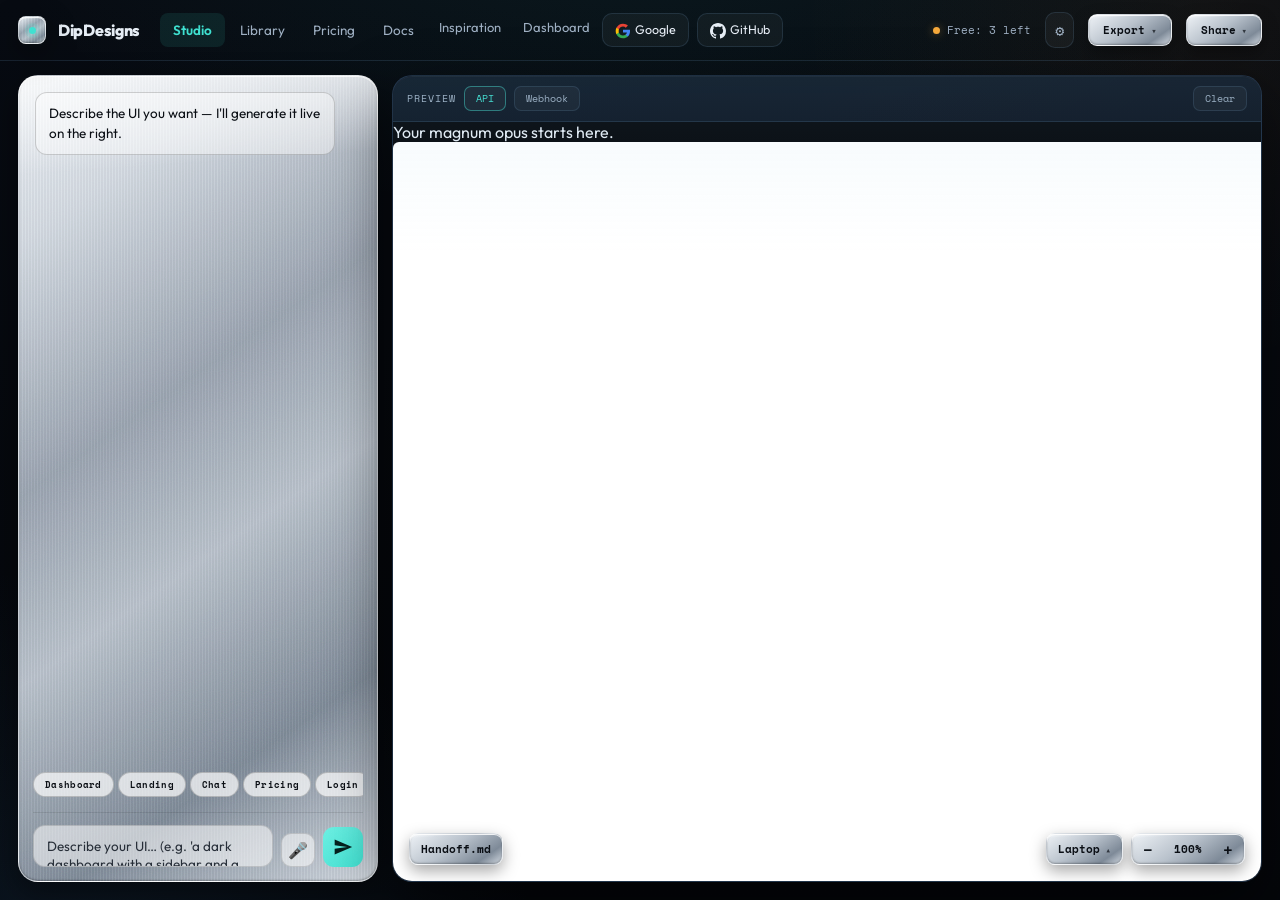
<file: worker/assets/index.html>
<!DOCTYPE html>
<html lang="en">
<head>
  <meta charset="UTF-8">
  <meta name="viewport" content="width=device-width, initial-scale=1.0">
  <title>DipDesigns — Studio</title>
  <link rel="manifest" href="manifest.json">
  <link rel="preconnect" href="https://fonts.googleapis.com">
  <link rel="preconnect" href="https://fonts.gstatic.com" crossorigin>
  <link href="https://fonts.googleapis.com/css2?family=Outfit:wght@400;500;600;700;800;900&family=Space+Mono:wght@400;700&display=swap" rel="stylesheet">
  <style>
/* ============================================================================
   GLAZIER KIT · tokens.css   (v2 — hardened)
   Single source of truth. Pure CSS custom properties. No build, no dependency.
   v2 changes: added pre-alpha'd glass tokens so glazier.css needs NO color-mix().
   ============================================================================ */

:root {
  /* ---- Canvas (near-black → black) ---- */
  --bg-void:        #04060a;
  --bg-base:        #070b12;
  --bg-raise:       #0b111b;

  /* ---- Glazier blue (the glass) ---- */
  --glazier-1:      #16273d;
  --glazier-2:      #0d1726;
  --glazier-edge:   #2f5f86;
  --glazier-deep:   #0a2036;
  /* pre-alpha'd glass fills — replace color-mix() for full browser support */
  --glazier-glass-1: rgba(22, 39, 61, 0.78);   /* = #16273d @ 78% */
  --glazier-glass-2: rgba(13, 23, 38, 0.72);   /* = #0d1726 @ 72% */

  /* ---- Brushed metal (the silver) ---- */
  --metal-hi:       #eef2f6;
  --metal-1:        #d4dbe3;
  --metal-2:        #b9c2cc;
  --metal-3:        #9aa4b1;
  --metal-4:        #7e8a98;
  --metal-lo:       #6c7886;

  /* ---- Electric teal (accent / selection / glow) ---- */
  --teal:           #3fe0d0;
  --teal-bright:    #6bf0e3;
  --teal-ink:       #0a8f81;   /* deepened teal — legible on silver */
  --teal-soft:      rgba(63, 224, 208, 0.45);
  --teal-faint:     rgba(63, 224, 208, 0.14);

  /* ---- Warm accent (sparing counterpoint: red-ish → amber) ---- */
  --ember:          #ff6a3d;   /* red-ish */
  --amber:          #f6a93b;   /* amber */
  --warm-grad:      linear-gradient(135deg, #ff7a4d, #f6a93b);
  --ember-soft:     rgba(255, 106, 61, 0.40);
  --amber-soft:     rgba(246, 169, 59, 0.38);
  --amber-faint:    rgba(246, 169, 59, 0.12);

  /* ---- Text ---- */
  --ink-on-dark:    #e6edf5;
  --ink-on-dark-dim:#9fb0c3;
  --ink-on-metal:   #0a0e14;
  --ink-on-metal-dim:#262d37;   /* darker slate — high contrast on silver (no low-opacity grey) */

  /* ---- Hairlines & dividers ---- */
  --line-dark:      rgba(120, 170, 210, 0.16);
  --line-metal:     rgba(255, 255, 255, 0.5);

  /* ---- Blur ---- */
  --blur-glass:     blur(18px) saturate(140%);

  /* ---- Shadows (depth) ---- */
  --shadow-card:    0 24px 60px rgba(0, 0, 0, 0.55);
  --shadow-raise:   0 10px 30px rgba(0, 0, 0, 0.45);
  --inset-glass:    inset 0 1px 0 rgba(255, 255, 255, 0.08);
  --inset-metal:    inset 0 1px 0 rgba(255, 255, 255, 0.85),
                    inset 0 -1px 2px rgba(0, 0, 0, 0.28);

  /* ---- Radii ---- */
  --r-sm: 8px;  --r-md: 14px;  --r-lg: 20px;  --r-pill: 999px;

  /* ---- Spacing scale ---- */
  --sp-1: 4px; --sp-2: 8px; --sp-3: 12px; --sp-4: 16px;
  --sp-5: 24px; --sp-6: 32px; --sp-7: 48px; --sp-8: 64px;

  /* ---- Type ---- */
  --font-ui:   'Outfit', system-ui, -apple-system, sans-serif;
  --font-mono: 'Space Mono', ui-monospace, 'SF Mono', monospace;

  /* ---- Motion ---- */
  --ease: cubic-bezier(0.22, 0.61, 0.36, 1);
  --t-fast: 0.15s;  --t-base: 0.3s;
}

</style>
  <style>
/* ============================================================================
   GLAZIER KIT · glazier.css   (v2 — hardened)
   Hard aesthetics crafted ONCE as classes. Depends only on tokens.css.
   v2 changes:
     • EVERY class is namespaced `glz-` → cannot collide with the existing
       copper/patina stylesheet (resolves the .btn / pseudo-element concerns).
     • color-mix() removed → uses pre-alpha'd --glazier-glass-* tokens.
     • .glz-btn defaults to width:auto; use .glz-btn-block for full-width.
   Apply these classes to NEW markup only — never bolt onto already-themed
   elements (keeps ::before/::after exclusively ours).
   ============================================================================ */

*, *::before, *::after { box-sizing: border-box; }

.glz-body {
  margin: 0;
  font-family: var(--font-ui);
  color: var(--ink-on-dark);
  background: var(--bg-void);
  -webkit-font-smoothing: antialiased;
  text-rendering: optimizeLegibility;
}

/* ---- CANVAS ---- */
.glz-canvas {
  position: relative;
  min-height: 100vh;
  background:
    radial-gradient(1100px 600px at 50% -10%, rgba(63, 224, 208, 0.10), transparent 60%),
    radial-gradient(900px 700px at 85% 110%, rgba(36, 75, 110, 0.30), transparent 60%),
    linear-gradient(180deg, var(--bg-base), var(--bg-void));
  overflow: hidden;
}
.glz-canvas::before {
  content: "";
  position: absolute; inset: 0;
  background-image:
    linear-gradient(rgba(120, 170, 210, 0.05) 1px, transparent 1px),
    linear-gradient(90deg, rgba(120, 170, 210, 0.05) 1px, transparent 1px);
  background-size: 44px 44px;
  -webkit-mask-image: radial-gradient(circle at 50% 40%, #000 30%, transparent 78%);
  mask-image: radial-gradient(circle at 50% 40%, #000 30%, transparent 78%);
  pointer-events: none;
}

/* ---- SURFACE: GLASS (no color-mix) ---- */
.glz-surface-glass {
  position: relative;
  background: linear-gradient(160deg, var(--glazier-glass-1), var(--glazier-glass-2));
  -webkit-backdrop-filter: var(--blur-glass);
  backdrop-filter: var(--blur-glass);
  border: 1px solid var(--line-dark);
  border-radius: var(--r-lg);
  box-shadow: var(--inset-glass), var(--shadow-card);
}
.glz-surface-glass::after {
  content: "";
  position: absolute; inset: 0; border-radius: inherit; pointer-events: none;
  background: linear-gradient(180deg, rgba(140, 200, 230, 0.10), transparent 22%);
}

/* ---- SURFACE: METAL (brushed silver) ---- */
.glz-surface-metal {
  position: relative;
  color: var(--ink-on-metal);
  background:
    linear-gradient(176deg, rgba(255,255,255,0.65) 0%, rgba(255,255,255,0) 12%),
    repeating-linear-gradient(90deg, rgba(255,255,255,0.05) 0 1px, rgba(0,0,0,0.04) 1px 3px),
    linear-gradient(145deg, var(--metal-hi) 0%, var(--metal-1) 16%, var(--metal-3) 40%,
      var(--metal-2) 58%, var(--metal-4) 80%, var(--metal-1) 100%);
  border: 1px solid var(--line-metal);
  border-radius: var(--r-lg);
  box-shadow: var(--inset-metal), var(--shadow-raise);
}
.glz-surface-metal::before {
  content: "";
  position: absolute; inset: 0; border-radius: inherit; pointer-events: none;
  opacity: 0.10; mix-blend-mode: overlay;
  background-image: url("data:image/svg+xml,%3Csvg xmlns='http://www.w3.org/2000/svg' width='160' height='160'%3E%3Cfilter id='n'%3E%3CfeTurbulence type='fractalNoise' baseFrequency='0.9' numOctaves='2' stitchTiles='stitch'/%3E%3C/filter%3E%3Crect width='100%25' height='100%25' filter='url(%23n)'/%3E%3C/svg%3E");
}

/* ---- ACCENT: TEAL ---- */
.glz-glow-teal {
  box-shadow: 0 0 0 1px var(--teal-soft), 0 0 18px rgba(63, 224, 208, 0.30), var(--shadow-raise);
}
.glz-text-teal { color: var(--teal); }
.glz-text-amber { color: var(--amber); }
.glz-glow-amber { box-shadow: 0 0 0 1px var(--amber-soft), 0 0 18px rgba(246,169,59,0.26), var(--shadow-raise); }

/* Brushed-metal button (black text — the readability rule) */
.glz-btn-metal {
  color: var(--ink-on-metal); border: 1px solid var(--line-metal); font-weight: 700;
  background:
    linear-gradient(176deg, rgba(255,255,255,0.60) 0%, rgba(255,255,255,0) 12%),
    linear-gradient(145deg, var(--metal-hi), var(--metal-2) 45%, var(--metal-4) 80%, var(--metal-1));
  box-shadow: var(--inset-metal);
}
.glz-btn-metal:hover { filter: brightness(1.05); transform: translateY(-1px); background:
    linear-gradient(176deg, rgba(255,255,255,0.7) 0%, rgba(255,255,255,0) 12%),
    linear-gradient(145deg, var(--metal-hi), var(--metal-1) 45%, var(--metal-3) 80%, var(--metal-hi)); }

/* ---- TEXT-READABLE (black on metal, deep-teal on hover/active) ---- */
.glz-text-readable { color: var(--ink-on-metal); }
.glz-text-readable.glz-dim { color: var(--ink-on-metal-dim); }

.glz-queue-item {
  position: relative;
  display: flex; align-items: center; gap: var(--sp-3);
  padding: var(--sp-3) var(--sp-4);
  color: var(--ink-on-metal);
  font-family: var(--font-mono); font-size: 13px;
  border-radius: var(--r-sm); cursor: pointer;
  transition: color var(--t-fast) var(--ease), background var(--t-fast) var(--ease);
}
.glz-queue-item::before {
  content: ""; position: absolute; left: 0; top: 50%; transform: translateY(-50%) scaleY(0);
  width: 3px; height: 64%; border-radius: 2px; background: var(--teal);
  box-shadow: 0 0 10px var(--teal-soft); transition: transform var(--t-fast) var(--ease);
}
.glz-queue-item:hover { color: var(--teal-ink); background: rgba(255, 255, 255, 0.28); }
.glz-queue-item.glz-active { color: var(--teal-ink); background: rgba(63, 224, 208, 0.16); font-weight: 700; }
.glz-queue-item.glz-active::before { transform: translateY(-50%) scaleY(1); }

/* ---- ELECTRIC LINES (the webhook-bridge motif) ---- */
.glz-electric-line { position: absolute; inset: 0; width: 100%; height: 100%; pointer-events: none; overflow: visible; }
.glz-electric-line path {
  fill: none; stroke: var(--teal); stroke-width: 1.4; stroke-dasharray: 5 9;
  filter: drop-shadow(0 0 4px var(--teal-soft)); animation: glz-flow 2.6s linear infinite; opacity: 0.85;
}
.glz-electric-line path.glz-slow { animation-duration: 4.2s; opacity: 0.5; }
@keyframes glz-flow { to { stroke-dashoffset: -56; } }
@media (prefers-reduced-motion: reduce) { .glz-electric-line path { animation: none; } }

.glz-node-dot {
  width: 9px; height: 9px; border-radius: 50%; background: var(--teal);
  box-shadow: 0 0 0 4px var(--teal-faint), 0 0 14px var(--teal-soft);
}

/* ---- CONTROLS ---- */
.glz-btn {
  display: inline-flex; align-items: center; justify-content: center; gap: var(--sp-3);
  width: auto;                       /* v2: was 100% — full-width is opt-in now */
  padding: 13px 18px;
  font-family: var(--font-ui); font-size: 14px; font-weight: 600;
  border-radius: var(--r-md); cursor: pointer;
  border: 1px solid var(--line-dark); color: var(--ink-on-dark);
  background: rgba(255, 255, 255, 0.04); transition: all var(--t-base) var(--ease);
}
.glz-btn:hover { border-color: var(--teal-soft); background: rgba(63, 224, 208, 0.08); transform: translateY(-1px); }
.glz-btn svg { width: 18px; height: 18px; }
.glz-btn-block { width: 100%; }       /* opt-in full width (used by stacked auth buttons) */
.glz-btn-primary {
  border: none; color: #04201d; font-weight: 700;
  background: linear-gradient(135deg, var(--teal-bright), var(--teal));
  box-shadow: 0 0 22px rgba(63, 224, 208, 0.35);
}
.glz-btn-primary:hover { filter: brightness(1.06); transform: translateY(-1px); }

.glz-field {
  width: 100%; padding: 13px 16px;
  font-family: var(--font-mono); font-size: 13px; color: var(--ink-on-dark);
  background: rgba(4, 8, 14, 0.55); border: 1px solid var(--line-dark);
  border-radius: var(--r-md); transition: all var(--t-base) var(--ease);
}
.glz-field::placeholder { color: var(--ink-on-dark-dim); }
.glz-field:focus { outline: none; border-color: var(--teal); box-shadow: 0 0 0 3px var(--teal-faint); }

.glz-divider { display: flex; align-items: center; gap: var(--sp-4); color: var(--ink-on-dark-dim);
  font-family: var(--font-mono); font-size: 11px; letter-spacing: 1px; }
.glz-divider::before, .glz-divider::after { content: ""; flex: 1; height: 1px; background: var(--line-dark); }
.glz-label-mono { font-family: var(--font-mono); font-size: 11px; letter-spacing: 2px;
  text-transform: uppercase; color: var(--ink-on-dark-dim); }

</style>
  <style>
  /* ===== STUDIO LAYOUT (Glazier) — page-specific only; kit does the materials ===== */
  body{height:100vh;overflow:hidden;}
  .bg{position:fixed;inset:0;z-index:0;pointer-events:none;
    background:radial-gradient(1100px 560px at 50% -12%,rgba(63,224,208,.07),transparent 60%),
    radial-gradient(700px 600px at 94% 2%,rgba(246,169,59,.05),transparent 58%),
    radial-gradient(820px 700px at 4% 110%,rgba(36,75,110,.24),transparent 60%),
    linear-gradient(180deg,var(--bg-base),var(--bg-void));}
  .app-root{position:relative;z-index:1;height:100vh;display:flex;flex-direction:column;}

  /* header */
  header{display:flex;align-items:center;gap:14px;padding:12px 18px;border-bottom:1px solid var(--line-dark);flex-shrink:0;position:relative;z-index:100;}
  .brand{display:flex;align-items:center;gap:12px;}
  .brand .badge{width:28px;height:28px;border-radius:8px;display:grid;place-items:center;}
  .brand .badge .glz-node-dot{width:7px;height:7px;}
  .brand h1{font-size:16px;font-weight:800;letter-spacing:-.3px;margin:0;}
  .brand h1 span{color:var(--teal);}
  header nav{display:flex;gap:2px;margin-left:8px;}
  header nav button{background:none;border:none;color:var(--ink-on-dark-dim);font-family:var(--font-ui);font-size:13.5px;padding:7px 13px;border-radius:8px;cursor:pointer;transition:all var(--t-fast) var(--ease);}
  header nav button:hover{color:var(--ink-on-dark);background:rgba(255,255,255,.04);}
  header nav button.active{color:var(--teal);background:rgba(63,224,208,.10);font-weight:600;}
  .status{margin-left:auto;display:inline-flex;align-items:center;gap:7px;font-family:var(--font-mono);font-size:11px;color:var(--ink-on-dark-dim);}
  .status .dot{width:7px;height:7px;border-radius:50%;background:var(--amber);box-shadow:0 0 8px var(--amber-soft);}
  .auth-cluster{display:flex;gap:8px;}
  .auth-btn{background:rgba(255,255,255,.04);border:1px solid var(--line-dark);color:var(--ink-on-dark);font-family:var(--font-ui);font-size:12.5px;padding:7px 12px;border-radius:10px;cursor:pointer;transition:all var(--t-base) var(--ease);}
  .auth-btn:hover{border-color:var(--teal-soft);background:rgba(63,224,208,.08);color:var(--teal);}
  .signed-in-pill{display:none;align-items:center;gap:6px;font-family:var(--font-mono);font-size:11px;color:var(--teal);border:1px solid var(--teal-soft);background:rgba(63,224,208,.08);padding:6px 11px;border-radius:999px;}
  .settings-btn{background:rgba(255,255,255,.04);border:1px solid var(--line-dark);color:var(--ink-on-dark-dim);font-family:var(--font-mono);font-size:11px;padding:7px 11px;border-radius:10px;cursor:pointer;transition:all var(--t-base) var(--ease);}
  .settings-btn:hover{border-color:var(--teal-soft);color:var(--teal);}

  /* views */
  .view{display:none;flex:1;min-height:0;}
  .view.active{display:flex;}
  #view-library,#view-pricing,#view-docs{overflow:auto;}

  /* APP VIEW — split pane */
  .container{flex:1;display:flex;gap:14px;padding:14px 18px 18px;min-height:0;width:100%;}
  .panel-chat{width:360px;flex-shrink:0;display:flex;flex-direction:column;padding:14px;min-height:0;}
  .messages{flex:1;overflow:auto;display:flex;flex-direction:column;gap:10px;padding:2px;}
  .msg{max-width:92%;padding:10px 13px;border-radius:12px;font-size:13.5px;line-height:1.5;}
  .msg.assistant{align-self:flex-start;background:rgba(255,255,255,.45);color:#0a0e14;border:1px solid rgba(0,0,0,.18);}
  .msg.user{align-self:flex-end;background:var(--teal-faint);color:#04201d;border:1px solid var(--teal-soft);font-weight:600;}
  .msg.typing{align-self:flex-start;color:var(--ink-on-metal-dim);font-family:var(--font-mono);font-size:12px;}
  .msg.error{align-self:flex-start;background:rgba(255,106,61,.16);color:#7a2613;border:1px solid var(--ember-soft);}
  .input-area{display:flex;gap:8px;align-items:flex-end;margin-top:12px;padding-top:12px;border-top:1px solid rgba(0,0,0,.10);}
  #promptInput{flex:1;resize:none;max-height:120px;padding:11px 13px;border-radius:12px;border:1px solid rgba(0,0,0,.14);background:rgba(255,255,255,.55);color:var(--ink-on-metal);font-family:var(--font-ui);font-size:13.5px;}
  #promptInput::placeholder{color:var(--ink-on-metal-dim);}
  #promptInput:focus{outline:none;border-color:var(--teal);box-shadow:0 0 0 3px var(--teal-faint);}
  #sendBtn{flex-shrink:0;width:40px;height:40px;border-radius:11px;border:none;cursor:pointer;background:linear-gradient(135deg,var(--teal-bright),var(--teal));color:#04201d;display:grid;place-items:center;transition:all var(--t-base) var(--ease);}
  #sendBtn:hover{filter:brightness(1.06);transform:translateY(-1px);}
  #sendBtn svg{width:20px;height:20px;fill:currentColor;}

  .panel-preview{flex:1;display:flex;flex-direction:column;min-width:0;position:relative;border-radius:var(--r-lg);overflow:hidden;}
  .toolbar{display:flex;align-items:center;gap:8px;padding:10px 14px;border-bottom:1px solid var(--line-dark);flex-shrink:0;background:rgba(7,11,18,.5);}
  .section-tag{font-family:var(--font-mono);font-size:10px;letter-spacing:1px;text-transform:uppercase;color:var(--ink-on-dark-dim);}
  .toolbar-btn,.clear-btn{background:rgba(255,255,255,.04);border:1px solid var(--line-dark);color:var(--ink-on-dark-dim);font-family:var(--font-mono);font-size:10px;padding:4px 11px;border-radius:7px;cursor:pointer;transition:all var(--t-base) var(--ease);}
  .toolbar-btn:hover,.clear-btn:hover{border-color:var(--teal-soft);color:var(--teal);}
  .api-btn{border-color:var(--teal-soft);color:var(--teal);}
  .clear-btn{margin-left:auto;}
  .model-selector{display:inline-flex;gap:3px;align-items:center;}
  .model-opt{background:none;border:1px solid var(--line-dark);color:var(--ink-on-dark-dim);padding:3px 8px;border-radius:6px;cursor:pointer;font-size:10px;font-family:var(--font-mono);transition:all var(--t-base) var(--ease);white-space:nowrap;}
  .model-opt:hover{border-color:var(--teal-soft);color:var(--teal);}
  .model-opt.active{background:var(--teal);color:var(--base-dark,#04201d);border-color:var(--teal);}

  .preview-canvas{flex:1;overflow:auto;display:grid;background:var(--bg-void);-webkit-overflow-scrolling:touch;}
  .preview-stage{margin:auto;}
  iframe#preview{display:block;width:1280px;height:900px;border:none;background:#fff;border-radius:6px;transition:width .3s ease,height .3s ease;}

  /* vibe chips + mic (visible on all screens) */
  .vibe-chips{display:flex;gap:4px;padding:5px 0 3px;overflow-x:auto;flex-shrink:0;-webkit-overflow-scrolling:touch;scrollbar-width:none;}
  .vibe-chips::-webkit-scrollbar{display:none;}
  .vibe-chip{flex-shrink:0;font-family:var(--font-mono);font-size:9px;font-weight:700;padding:5px 11px;border-radius:999px;border:1px solid rgba(0,0,0,.2);background:rgba(255,255,255,.7);color:#0a0e14;cursor:pointer;transition:all var(--t-fast) var(--ease);white-space:nowrap;letter-spacing:.3px;}
  .vibe-chip:hover{background:var(--teal);border-color:var(--teal-bright);color:#04201d;box-shadow:0 0 8px var(--teal-soft);}
  .vibe-chip:active{transform:scale(.96);}
  .vibe-chip-special{border-color:var(--teal);background:rgba(63,224,208,.12);color:var(--teal);box-shadow:0 0 8px var(--teal-soft);}
  .vibe-chip-special:hover{background:var(--teal);border-color:var(--teal-bright);color:#04201d;box-shadow:0 0 16px var(--teal-soft);}
  .mic-btn{display:inline-flex;align-items:center;justify-content:center;flex-shrink:0;width:34px;height:34px;border-radius:10px;border:1px solid rgba(0,0,0,.14);background:rgba(255,255,255,.55);color:var(--ink-on-metal-dim);cursor:pointer;font-size:16px;transition:all var(--t-fast) var(--ease);}
  .mic-btn:hover{background:var(--teal-faint);border-color:var(--teal-soft);color:var(--teal);}
  .mic-btn.recording{border-color:var(--ember);color:var(--ember);background:rgba(255,106,61,.12);animation:mic-pulse 1s ease-in-out infinite;}
  @keyframes mic-pulse{0%,100%{opacity:1}50%{opacity:.5}}
  iframe#preview.framed{box-shadow:0 0 0 1px var(--trace-dim,rgba(120,170,210,.16));}

  /* preview controls — silver pods + zoom + export, bottom-right */
  .preview-controls{position:absolute;right:16px;bottom:16px;z-index:6;display:flex;align-items:flex-end;gap:8px;}
  .preview-pod{position:relative;}
  .pod-trigger{display:inline-flex;align-items:center;gap:6px;color:var(--ink-on-metal);padding:7px 11px;border-radius:9px;cursor:pointer;font-family:var(--font-mono);font-size:11px;font-weight:700;
    border:1px solid var(--line-metal);
    background:linear-gradient(176deg,rgba(255,255,255,.6) 0%,rgba(255,255,255,0) 12%),linear-gradient(145deg,var(--metal-hi),var(--metal-2) 45%,var(--metal-4) 80%,var(--metal-1));
    box-shadow:var(--inset-metal),0 6px 16px rgba(0,0,0,.35);transition:filter var(--t-fast) var(--ease);}
  .pod-trigger:hover{filter:brightness(1.05);}
  .pod-caret{font-size:9px;opacity:.7;}
  .pod-menu{display:none;position:absolute;left:0;bottom:calc(100% + 6px);min-width:140px;padding:5px;flex-direction:column;gap:2px;
    background:rgba(10,14,18,.97);border:1px solid var(--line-dark);border-radius:10px;box-shadow:0 12px 32px rgba(0,0,0,.55);-webkit-backdrop-filter:blur(8px);backdrop-filter:blur(8px);}
  .preview-pod.open .pod-menu{display:flex;}
  /* click-to-open only (no hover-open): trigger opens it, stays until select/outside-click — avoids the hover-gap race */
  .pod-item{background:none;border:none;color:var(--ink-on-dark-dim);text-align:left;padding:7px 10px;border-radius:6px;cursor:pointer;font-family:var(--font-mono);font-size:11px;transition:all var(--t-fast) var(--ease);}
  .pod-item:hover{background:rgba(63,224,208,.12);color:var(--teal);}
  .pod-item.active{color:var(--teal);font-weight:700;}
  .preview-zoom{display:inline-flex;align-items:center;gap:2px;padding:3px;border-radius:9px;border:1px solid var(--line-metal);
    background:linear-gradient(176deg,rgba(255,255,255,.6) 0%,rgba(255,255,255,0) 12%),linear-gradient(145deg,var(--metal-hi),var(--metal-2) 45%,var(--metal-4) 80%,var(--metal-1));box-shadow:var(--inset-metal),0 6px 16px rgba(0,0,0,.35);}
  .zoom-step{background:none;border:none;color:var(--ink-on-metal);cursor:pointer;width:26px;height:24px;font-size:15px;font-weight:700;border-radius:6px;line-height:1;}
  .zoom-step:hover{background:rgba(0,0,0,.10);}
  .zoom-val{background:none;border:none;color:var(--ink-on-metal);cursor:pointer;min-width:50px;height:24px;font-size:11px;font-weight:700;border-radius:6px;font-family:var(--font-mono);}
  .zoom-val:hover{background:rgba(0,0,0,.10);}

  /* toast (Slice 3 export feedback) */
  .copy-toast{position:fixed;bottom:24px;left:50%;transform:translateX(-50%);background:var(--teal);color:#04201d;padding:9px 18px;border-radius:9px;font-family:var(--font-mono);font-size:12px;font-weight:700;z-index:2000;opacity:0;transition:opacity .3s ease;pointer-events:none;}
  .copy-toast.show{opacity:1;}
  /* header Export & Share pod — silver trigger, pops DOWN, right-aligned */
  .hdr-export .pod-trigger{padding:7px 14px;}
  .pod-down .pod-menu{top:calc(100% + 6px);bottom:auto;left:auto;right:0;}

  /* LIBRARY / PRICING / DOCS — glass pages */
  .page{max-width:1040px;margin:0 auto;padding:40px 6vw 60px;width:100%;}
  .page h2{font-size:clamp(24px,3.4vw,36px);font-weight:800;letter-spacing:-.6px;margin:10px 0 8px;}
  .subtitle{color:var(--ink-on-dark-dim);font-size:15px;line-height:1.6;margin:0 0 28px;max-width:60ch;}
  .search-bar{width:100%;max-width:420px;padding:12px 15px;border-radius:12px;border:1px solid var(--line-dark);background:rgba(4,8,14,.5);color:var(--ink-on-dark);font-family:var(--font-mono);font-size:13px;margin-bottom:18px;}
  .search-bar:focus{outline:none;border-color:var(--teal);box-shadow:0 0 0 3px var(--teal-faint);}
  .category-filters{display:flex;flex-wrap:wrap;gap:8px;margin-bottom:22px;}
  .category-filters button{background:rgba(255,255,255,.04);border:1px solid var(--line-dark);color:var(--ink-on-dark-dim);padding:6px 13px;border-radius:999px;cursor:pointer;font-size:12px;font-family:var(--font-mono);transition:all var(--t-fast) var(--ease);}
  .category-filters button:hover{color:var(--teal);border-color:var(--teal-soft);}
  .category-filters button.active{background:var(--teal);color:#04201d;border-color:var(--teal);font-weight:700;}
  .skill-grid{display:grid;grid-template-columns:repeat(auto-fill,minmax(260px,1fr));gap:16px;}
  .skill-card{position:relative;background:linear-gradient(160deg,var(--glazier-glass-1),var(--glazier-glass-2));border:1px solid var(--line-dark);border-radius:var(--r-lg);padding:18px;box-shadow:var(--inset-glass);transition:transform var(--t-base) var(--ease),border-color var(--t-base) var(--ease);}
  .skill-card:hover{transform:translateY(-2px);border-color:var(--teal-soft);}
  .skill-card .tag{font-family:var(--font-mono);font-size:9.5px;letter-spacing:1px;text-transform:uppercase;color:var(--teal);}
  .skill-card h3{margin:8px 0 6px;font-size:16px;font-weight:700;}
  .skill-card p{color:var(--ink-on-dark-dim);font-size:13px;line-height:1.5;margin:0 0 14px;}
  .skill-footer{display:flex;align-items:center;justify-content:space-between;gap:8px;font-family:var(--font-mono);font-size:10px;color:var(--ink-on-dark-dim);}
  .use-btn{background:linear-gradient(135deg,var(--teal-bright),var(--teal));color:#04201d;border:none;padding:6px 12px;border-radius:8px;cursor:pointer;font-size:11px;font-weight:700;font-family:var(--font-ui);}
  .use-btn:hover{filter:brightness(1.06);}

  .pricing-grid{display:grid;grid-template-columns:repeat(auto-fit,minmax(260px,1fr));gap:18px;}
  .pricing-card{background:linear-gradient(160deg,var(--glazier-glass-1),var(--glazier-glass-2));border:1px solid var(--line-dark);border-radius:var(--r-lg);padding:26px;box-shadow:var(--inset-glass);}
  .pricing-card.featured{border-color:var(--teal-soft);box-shadow:0 0 22px var(--teal-faint),var(--inset-glass);}
  .pricing-card h3{font-family:var(--font-mono);font-size:12px;letter-spacing:2px;color:var(--ink-on-dark-dim);margin:0 0 10px;}
  .pricing-card .price{font-size:34px;font-weight:900;letter-spacing:-1px;margin-bottom:16px;}
  .pricing-card .price span{font-size:13px;font-weight:500;color:var(--ink-on-dark-dim);}
  .pricing-card ul{list-style:none;padding:0;margin:0 0 20px;display:flex;flex-direction:column;gap:9px;}
  .pricing-card li{font-size:13px;color:var(--ink-on-dark);padding-left:22px;position:relative;}
  .pricing-card li::before{content:"✓";position:absolute;left:0;color:var(--teal);font-weight:800;}
  .cta-btn{width:100%;padding:12px;border-radius:12px;border:none;cursor:pointer;font-family:var(--font-ui);font-size:14px;font-weight:700;background:linear-gradient(135deg,var(--teal-bright),var(--teal));color:#04201d;}
  .cta-btn.secondary{background:rgba(255,255,255,.05);border:1px solid var(--line-dark);color:var(--ink-on-dark);}
  .cta-btn:hover{filter:brightness(1.05);}

  .docs-content h3{font-size:18px;font-weight:700;margin:26px 0 10px;}
  .step{display:flex;gap:14px;margin-bottom:12px;}
  .step-num{flex-shrink:0;width:30px;height:30px;border-radius:8px;display:grid;place-items:center;font-family:var(--font-mono);font-size:13px;font-weight:700;color:var(--ink-on-metal);
    border:1px solid var(--line-metal);background:linear-gradient(145deg,var(--metal-hi),var(--metal-3) 70%,var(--metal-1));box-shadow:var(--inset-metal);}
  .step-body{flex:1;}
  .step-body p{color:var(--ink-on-dark-dim);font-size:14px;line-height:1.6;margin:0;}
  .docs-content code{font-family:var(--font-mono);font-size:12.5px;background:rgba(63,224,208,.1);color:var(--teal);padding:2px 6px;border-radius:5px;}
  .docs-content pre{background:rgba(4,8,14,.6);border:1px solid var(--line-dark);border-radius:10px;padding:14px;overflow:auto;margin:10px 0;}
  .docs-content pre code{background:none;color:var(--ink-on-dark);padding:0;}
  .docs-content a{color:var(--teal);}
  .inline-api-btn{background:linear-gradient(135deg,var(--teal-bright),var(--teal));color:#04201d;border:none;padding:8px 16px;border-radius:10px;cursor:pointer;font-weight:700;font-family:var(--font-ui);margin-top:8px;}

  /* MODAL */
  .modal-overlay{position:fixed;inset:0;background:rgba(2,4,8,.8);display:flex;align-items:center;justify-content:center;z-index:1000;-webkit-backdrop-filter:blur(8px);backdrop-filter:blur(8px);padding:20px;}
  .modal-overlay.hidden{display:none;}
  .modal{background:linear-gradient(160deg,#0e1a2b,#0a1320);border:1px solid var(--line-dark);border-radius:18px;padding:28px;max-width:460px;width:100%;max-height:90vh;overflow:auto;box-shadow:var(--shadow-card);}
  .modal h2{font-size:20px;font-weight:800;margin:0 0 16px;}
  .settings-section{margin-bottom:20px;padding-bottom:18px;border-bottom:1px solid var(--line-dark);}
  .settings-section p{font-size:13px;color:var(--ink-on-dark-dim);line-height:1.5;margin:8px 0 12px;}
  .settings-section a{color:var(--teal);}
  .modal input{width:100%;padding:11px 14px;border-radius:10px;border:1px solid var(--line-dark);background:rgba(4,8,14,.55);color:var(--ink-on-dark);font-family:var(--font-mono);font-size:12.5px;margin-bottom:9px;}
  .modal input:focus{outline:none;border-color:var(--teal);box-shadow:0 0 0 3px var(--teal-faint);}
  .btn-primary{width:100%;padding:11px;border-radius:11px;border:none;cursor:pointer;font-family:var(--font-ui);font-size:13.5px;font-weight:700;background:linear-gradient(135deg,var(--teal-bright),var(--teal));color:#04201d;}
  .btn-primary:hover{filter:brightness(1.05);}
  .btn-ghost{width:100%;padding:10px;border-radius:11px;border:1px solid var(--line-dark);background:none;color:var(--ink-on-dark-dim);cursor:pointer;font-family:var(--font-ui);font-size:13px;margin-top:6px;}
  .btn-ghost:hover{color:var(--ink-on-dark);border-color:var(--teal-soft);}
  .free-badge{font-family:var(--font-mono);font-size:11px;color:var(--amber);}
  .key-hint{font-family:var(--font-mono);font-size:10px;color:var(--ink-on-dark-dim);text-align:center;margin-top:12px;}

  /* Backend Assistant — translucent chat queue slide-out */
  .handoff-trigger{position:absolute;left:16px;bottom:16px;z-index:6;cursor:pointer;font-family:var(--font-mono);font-size:11px;font-weight:700;padding:7px 11px;border-radius:9px;color:var(--ink-on-metal);border:1px solid var(--line-metal);background:linear-gradient(176deg,rgba(255,255,255,.6) 0%,rgba(255,255,255,0) 12%),linear-gradient(145deg,var(--metal-hi),var(--metal-2) 45%,var(--metal-4) 80%,var(--metal-1));box-shadow:var(--inset-metal),0 6px 16px rgba(0,0,0,.35);transition:filter var(--t-fast) var(--ease);}
  .handoff-trigger:hover{filter:brightness(1.05);}
  .handoff-overlay{position:absolute;inset:0;z-index:5;background:rgba(0,0,0,.55);display:none;}
  .handoff-overlay.open{display:block;}
  .handoff-panel{position:absolute;bottom:0;left:50%;width:340px;max-height:75%;z-index:7;background:linear-gradient(160deg,var(--glazier-glass-1),var(--glazier-glass-2));border:1px solid rgba(255,255,255,.08);border-radius:var(--r-lg) var(--r-lg) 0 0;box-shadow:var(--inset-glass),0 -8px 40px rgba(0,0,0,.5);-webkit-backdrop-filter:var(--blur-glass);backdrop-filter:var(--blur-glass);display:none;flex-direction:column;transform:translateX(calc(-50% + 100%));transition:transform .35s var(--ease);color:#e8eaed;}
  .handoff-panel.open{display:flex;transform:translateX(-50%);}
  .handoff-panel-header{display:flex;align-items:center;gap:8px;padding:12px 14px 10px;border-bottom:1px solid rgba(255,255,255,.06);flex-shrink:0;}
  .handoff-panel-title{font-family:var(--font-mono);font-size:11px;font-weight:700;letter-spacing:.5px;color:#e8eaed;margin-right:auto;}
  .handoff-close{background:none;border:none;color:rgba(255,255,255,.4);font-size:20px;cursor:pointer;line-height:1;padding:0 4px;}
  .handoff-close:hover{color:#fff;}
  /* pill row in header */
  .ha-pill-row{display:flex;gap:4px;flex-wrap:wrap;}
  .ha-pill{position:relative;font-family:var(--font-mono);font-size:9px;font-weight:700;padding:4px 7px;border-radius:5px;border:1px solid rgba(255,255,255,.12);background:rgba(255,255,255,.06);color:rgba(255,255,255,.75);cursor:pointer;letter-spacing:.3px;transition:all var(--t-fast) var(--ease);white-space:nowrap;}
  .ha-pill:hover{background:rgba(63,224,208,.15);border-color:var(--teal-soft);color:var(--teal);}
  .ha-pill .pod-caret{font-size:7px;margin-left:2px;}
  .ha-pill-menu{display:none;position:absolute;bottom:calc(100% + 4px);left:0;z-index:12;min-width:130px;padding:4px;background:rgba(10,14,22,.92);border:1px solid rgba(255,255,255,.1);border-radius:8px;box-shadow:0 8px 24px rgba(0,0,0,.5);flex-direction:column;gap:1px;-webkit-backdrop-filter:blur(8px);backdrop-filter:blur(8px);}
  .ha-pill-menu.open{display:flex;}
  .ha-pill-opt{background:none;border:none;color:rgba(255,255,255,.65);text-align:left;padding:5px 8px;border-radius:5px;cursor:pointer;font-family:var(--font-mono);font-size:10px;transition:all var(--t-fast) var(--ease);}
  .ha-pill-opt:hover{background:rgba(63,224,208,.12);color:var(--teal);}
  .ha-pill-opt.active{color:var(--teal);font-weight:700;}
  /* chat area */
  .ha-chat{flex:1;overflow-y:auto;padding:10px 14px;display:flex;flex-direction:column;gap:8px;min-height:120px;max-height:300px;}
  .ha-msg{max-width:92%;padding:8px 11px;border-radius:10px;font-size:12px;line-height:1.5;word-wrap:break-word;animation:ha-fadein .2s ease;}
  .ha-msg.assistant{align-self:flex-start;background:rgba(255,255,255,.08);color:#e8eaed;border-bottom-left-radius:3px;}
  .ha-msg.user{align-self:flex-end;background:rgba(63,224,208,.15);color:#e8eaed;border-bottom-right-radius:3px;}
  .ha-msg.system{align-self:center;background:transparent;color:rgba(255,255,255,.35);font-size:10px;text-align:center;max-width:100%;}
  .ha-msg .ha-label{display:block;font-size:9px;font-weight:700;letter-spacing:.5px;text-transform:uppercase;margin-bottom:3px;opacity:.5;}
  .ha-msg.assistant .ha-label{color:var(--teal);}
  .ha-msg.user .ha-label{color:var(--amber);}
  @keyframes ha-fadein{from{opacity:0;transform:translateY(4px)}to{opacity:1;transform:translateY(0)}}
  .ha-typing{display:flex;gap:4px;padding:8px 11px;align-self:flex-start;}
  .ha-typing span{width:6px;height:6px;border-radius:50%;background:var(--teal);animation:ha-bounce 1.2s infinite;}
  .ha-typing span:nth-child(2){animation-delay:.2s;}
  .ha-typing span:nth-child(3){animation-delay:.4s;}
  @keyframes ha-bounce{0%,60%,100%{transform:translateY(0)}30%{transform:translateY(-6px)}}
  /* input area */
  .ha-input-area{display:flex;gap:6px;padding:8px 10px 10px;border-top:1px solid rgba(255,255,255,.06);flex-shrink:0;}
  .ha-input{flex:1;padding:8px 10px;border-radius:8px;border:1px solid rgba(255,255,255,.1);background:rgba(0,0,0,.25);color:#e8eaed;font-family:var(--font-mono);font-size:11px;outline:none;transition:border-color var(--t-fast) var(--ease);}
  .ha-input:focus{border-color:var(--teal-soft);}
  .ha-input::placeholder{color:rgba(255,255,255,.25);}
  .ha-send-btn{flex-shrink:0;width:32px;height:32px;border-radius:8px;border:none;cursor:pointer;background:linear-gradient(135deg,var(--teal-bright),var(--teal));color:#04201d;display:grid;place-items:center;font-size:15px;transition:all var(--t-base) var(--ease);}
  .ha-send-btn:hover{filter:brightness(1.06);transform:translateY(-1px);}
  .ha-send-btn:disabled{opacity:.3;cursor:default;transform:none;}
  .ha-gen-btn{width:100%;padding:8px;border-radius:8px;border:none;cursor:pointer;font-family:var(--font-ui);font-size:11px;font-weight:700;background:linear-gradient(135deg,var(--teal-bright),var(--teal));color:#04201d;transition:all var(--t-base) var(--ease);margin-top:4px;}
  .ha-gen-btn:hover{filter:brightness(1.06);}

  @media(max-width:900px){
    .container{flex-direction:column;overflow:hidden;}
    .panel-preview{flex:1;min-height:0;padding-bottom:0;overflow:auto;}
    .panel-chat{position:fixed;bottom:42px;left:0;right:0;z-index:10;width:100%;height:auto;max-height:40vh;border-radius:12px 12px 0 0;border:1px solid var(--line-dark);border-bottom:none;background:rgba(7,11,18,.94);-webkit-backdrop-filter:blur(12px);backdrop-filter:blur(12px);box-shadow:0 -4px 20px rgba(0,0,0,.5);padding-bottom:env(safe-area-inset-bottom,0);transition:max-height .3s ease;}
    .panel-chat.collapsed .messages{display:none;}
    .panel-chat.collapsed{max-height:90px;}
    .panel-chat .messages{max-height:calc(40vh - 100px);overflow-y:auto;padding:8px 12px 0;}
    .panel-chat .messages .msg{font-size:13px;padding:6px 10px;margin-bottom:4px;}
    .panel-chat .vibe-chips{display:flex;gap:4px;padding:5px 8px 3px;overflow-x:auto;flex-shrink:0;-webkit-overflow-scrolling:touch;scrollbar-width:none;}
    .panel-chat .vibe-chips::-webkit-scrollbar{display:none;}
    .vibe-chip{flex-shrink:0;font-family:var(--font-mono);font-size:9px;font-weight:700;padding:5px 11px;border-radius:999px;border:1px solid rgba(255,255,255,.2);background:rgba(255,255,255,.1);color:#e8eaed;cursor:pointer;transition:all var(--t-fast) var(--ease);white-space:nowrap;letter-spacing:.3px;}
    .vibe-chip:active{background:var(--teal);border-color:var(--teal-bright);color:#04201d;transform:scale(.96);}
    .vibe-chip-special{border-color:var(--teal);background:rgba(63,224,208,.15);color:var(--teal);box-shadow:0 0 8px var(--teal-soft);}
    .vibe-chip-special:active{background:var(--teal);border-color:var(--teal-bright);color:#04201d;}
    .panel-chat .input-area{padding:3px 8px 7px;}
    .panel-chat .input-area textarea{font-size:14px;padding:8px 10px;max-height:36px;}
    .panel-chat .input-area .mic-btn{display:inline-flex;align-items:center;justify-content:center;flex-shrink:0;width:34px;height:34px;border-radius:10px;border:1px solid rgba(255,255,255,.12);background:rgba(255,255,255,.06);color:rgba(255,255,255,.7);cursor:pointer;font-size:16px;transition:all var(--t-fast) var(--ease);}
    .panel-chat .input-area .mic-btn:active{background:var(--teal-faint);border-color:var(--teal-soft);}
    .panel-chat .input-area .mic-btn.recording{border-color:var(--ember);color:var(--ember);background:rgba(255,106,61,.12);animation:mic-pulse 1s ease-in-out infinite;}
    .panel-chat .input-area button{width:34px;height:34px;padding:6px;}
    .ha-handoff{position:fixed;left:0;right:0;bottom:0;z-index:20;display:flex;align-items:center;justify-content:space-between;padding:5px 8px;background:rgba(7,11,18,.85);-webkit-backdrop-filter:blur(10px);backdrop-filter:blur(10px);border-top:1px solid rgba(255,255,255,.08);}
    .handoff-overlay{z-index:15;}
    .handoff-panel{z-index:16;}
    .ha-handoff .handoff-trigger{position:static;font-size:10px;padding:5px 8px;}
    .ha-handoff .preview-controls{position:static;display:flex;align-items:center;gap:4px;flex-wrap:nowrap;}
    .ha-handoff .preview-zoom{display:flex;}
    .ha-handoff .preview-pod .pod-menu{bottom:calc(100% + 6px);left:auto;right:0;}
    .ha-handoff .pod-trigger,.ha-handoff .zoom-step,.ha-handoff .zoom-val{padding:4px 6px;font-size:9px;}
    .handoff-trigger,.preview-controls{position:static!important;}
  }
  </style>
<style>
.ha-img-placeholder{display:flex;align-items:center;justify-content:center;flex-direction:column;gap:6px;background:#f4f4f5;border:1px dashed #d4d4d8;border-radius:8px;color:#71717a;font-size:12px;font-family:system-ui,sans-serif;min-height:80px;padding:16px;box-sizing:border-box;animation:ha-img-pulse 1.5s ease-in-out infinite}
.ha-img-placeholder.ha-failed{animation:none;opacity:.7}
@keyframes ha-img-pulse{0%,100%{opacity:1}50%{opacity:.5}}
@media(prefers-color-scheme:dark){.ha-img-placeholder{background:#27272a;border-color:#3f3f46;color:#a1a1aa}}
</style>
</head>
<body class="glz-body">
  <div class="bg"></div>
  <div class="app-root">

    <header>
      <div class="brand">
        <span class="badge glz-surface-metal"><span class="glz-node-dot"></span></span>
        <h1>DipDesigns</h1>
        <nav id="headerNav">
          <button class="active" data-view="app">Studio</button>
          <button data-view="library">Library</button>
          <button data-view="pricing">Pricing</button>
          <button data-view="docs">Docs</button>
          <a href="/inspiration.html" target="_blank" style="text-decoration:none;"><button style="background:none;border:none;color:var(--ink-on-dark-dim);font-size:13px;padding:6px 10px;border-radius:8px;cursor:pointer;transition:color var(--t-fast);font-family:var(--font-ui);" onmouseover="this.style.color='var(--teal)'" onmouseout="this.style.color='var(--ink-on-dark-dim)'">Inspiration</button></a>
          <a href="/dashboard.html" target="_blank" style="text-decoration:none;"><button style="background:none;border:none;color:var(--ink-on-dark-dim);font-size:13px;padding:6px 10px;border-radius:8px;cursor:pointer;transition:color var(--t-fast);font-family:var(--font-ui);" onmouseover="this.style.color='var(--teal)'" onmouseout="this.style.color='var(--ink-on-dark-dim)'">Dashboard</button></a>
          <div class="auth-cluster" id="authCluster">
            <button class="auth-btn" id="signinGoogleBtn" title="Sign in with Google"><svg style="width:16px;height:16px;vertical-align:middle;margin-right:4px;" viewBox="0 0 24 24"><path fill="#4285F4" d="M22.56 12.25c0-.78-.07-1.53-.2-2.25H12v4.26h5.92a5.06 5.06 0 0 1-2.2 3.32v2.77h3.57c2.08-1.92 3.28-4.74 3.28-8.1z"/><path fill="#34A853" d="M12 23c2.97 0 5.46-.98 7.28-2.66l-3.57-2.77c-.98.66-2.23 1.06-3.71 1.06-2.86 0-5.29-1.93-6.16-4.53H2.18v2.84C3.99 20.53 7.7 23 12 23z"/><path fill="#FBBC05" d="M5.84 14.09c-.22-.66-.35-1.36-.35-2.09s.13-1.43.35-2.09V7.07H2.18C1.43 8.55 1 10.22 1 12s.43 3.45 1.18 4.93l2.85-2.22.81-.62z"/><path fill="#EA4335" d="M12 5.38c1.62 0 3.06.56 4.21 1.64l3.15-3.15C17.45 2.09 14.97 1 12 1 7.7 1 3.99 3.47 2.18 7.07l3.66 2.84c.87-2.6 3.3-4.53 6.16-4.53z"/></svg>Google</button>
            <button class="auth-btn" id="signinGithubBtn" title="Sign in with GitHub"><svg style="width:16px;height:16px;vertical-align:middle;margin-right:4px;" viewBox="0 0 24 24" fill="currentColor"><path d="M12 0C5.37 0 0 5.37 0 12c0 5.31 3.435 9.795 8.205 11.385.6.105.825-.255.825-.57 0-.285-.015-1.23-.015-2.235-3.015.555-3.795-.735-4.035-1.41-.135-.345-.72-1.41-1.23-1.695-.42-.225-1.02-.78-.015-.795.945-.015 1.62.87 1.845 1.23 1.08 1.815 2.805 1.305 3.495.99.105-.78.42-1.305.765-1.605-2.67-.3-5.46-1.335-5.46-5.925 0-1.305.465-2.385 1.23-3.225-.12-.3-.54-1.53.12-3.18 0 0 1.005-.315 3.3 1.23.96-.27 1.98-.405 3-.405s2.04.135 3 .405c2.295-1.56 3.3-1.23 3.3-1.23.66 1.65.24 2.88.12 3.18.765.84 1.23 1.905 1.23 3.225 0 4.605-2.805 5.625-5.475 5.925.435.375.81 1.095.81 2.22 0 1.605-.015 2.895-.015 3.3 0 .315.225.69.825.57A12.02 12.02 0 0 0 24 12c0-6.63-5.37-12-12-12z"/></svg>GitHub</button>
          </div>
        </nav>
      </div>
      <div class="status"><span class="dot" id="statusDot"></span> <span id="statusText">Ready</span></div>
      <span class="signed-in-pill" id="signedInPill" title="You're signed in">&#10003; Connected</span>
      <button class="settings-btn" id="configBtn" title="Settings &amp; API key" style="font-size:15px;padding:6px 9px;">&#9881;</button>
      <div class="preview-pod pod-down hdr-export" id="exportPod">
        <button class="pod-trigger" id="exportTrigger" type="button" aria-haspopup="true" aria-expanded="false" title="Export"><span>Export</span><span class="pod-caret" aria-hidden="true">&#9662;</span></button>
        <div class="pod-menu" id="exportMenu" role="menu">
          <button class="pod-item" type="button" role="menuitem" data-action="download">↓ Download HTML</button>
          <button class="pod-item" type="button" role="menuitem" data-action="copy">⎘ Copy HTML</button>
          <button class="pod-item" type="button" role="menuitem" data-action="desktop">⇄ Send to Desktop</button>
        </div>
      </div>
      <div class="preview-pod pod-down hdr-export" id="sharePod">
        <button class="pod-trigger" id="shareTrigger" type="button" aria-haspopup="true" aria-expanded="false" title="Share"><span>Share</span><span class="pod-caret" aria-hidden="true">&#9662;</span></button>
        <div class="pod-menu" id="shareMenu" role="menu">
          <button class="pod-item" type="button" role="menuitem" data-action="handoff">📋 Backend Handoff.md</button>
        </div>
      </div>
    </header>

    <!-- ===== STUDIO (APP) ===== -->
    <div class="view active" id="view-app">
      <div class="container">
          <div class="panel-chat glz-surface-metal">
            <div class="messages" id="messages">
              <div class="msg assistant">Describe the UI you want — I'll generate it live on the right.</div>
            </div>
            <div class="vibe-chips" id="vibeChips">
              <span class="vibe-chip" data-vibe="dashboard">Dashboard</span>
              <span class="vibe-chip" data-vibe="landing">Landing</span>
              <span class="vibe-chip" data-vibe="chat">Chat</span>
              <span class="vibe-chip" data-vibe="pricing">Pricing</span>
              <span class="vibe-chip" data-vibe="auth">Login</span>
              <span class="vibe-chip" data-vibe="ecommerce">Shop</span>
              <span class="vibe-chip" data-vibe="kanban">Kanban</span>
              <span class="vibe-chip" data-vibe="settings">Settings</span>
              <span class="vibe-chip" data-vibe="portfolio">Portfolio</span>
              <span class="vibe-chip" data-vibe="calendar">Calendar</span>
              <span class="vibe-chip" data-vibe="docs">Docs</span>
              <span class="vibe-chip" data-vibe="music">Music</span>
              <span class="vibe-chip vibe-chip-special" data-vibe="breakfree">⛓️‍➡️ Break Free</span>
            </div>
            <div class="input-area">
              <textarea id="promptInput" rows="1" placeholder="Describe your UI… (e.g. 'a dark dashboard with a sidebar and a chart')" enterkeyhint="send"></textarea>
              <button id="micBtn" class="mic-btn" type="button" title="Voice input">&#x1f3a4;</button>
              <button id="sendBtn" title="Send"><svg viewBox="0 0 24 24"><path d="M2.01 21L23 12 2.01 3 2 10l15 2-15 2z"/></svg></button>
            </div>
          </div>
        <div class="panel-preview glz-surface-glass">
          <div class="toolbar">
            <span class="section-tag">Preview</span>
            <button class="toolbar-btn api-btn" id="appApiBtn">API</button>
            <button id="sendDesktopBtn" class="toolbar-btn" style="display:none;">Desktop</button>
            <button id="webhookerBtn" class="toolbar-btn" style="display:none;">Webhook</button>
            <span id="modelSelector" class="model-selector" style="display:none"></span>
            <button class="clear-btn" id="clearPreviewBtn">Clear</button>
          </div>
          <div class="preview-canvas" id="previewCanvas">
            <div class="preview-stage" id="previewStage">
              <iframe id="preview" sandbox="allow-scripts allow-same-origin" title="Live Preview"></iframe>
            </div>
          </div>
          <div class="ha-handoff">
          <div class="preview-controls">
            <div class="preview-pod" id="devicePod">
              <button class="pod-trigger" id="deviceTrigger" type="button" aria-haspopup="true" aria-expanded="false" title="Device"><span id="deviceLabel">Laptop</span><span class="pod-caret" aria-hidden="true">&#9652;</span></button>
              <div class="pod-menu" id="deviceMenu" role="menu">
                <button class="pod-item" type="button" role="menuitem" data-device="mobile" data-w="390" data-h="800">Mobile</button>
                <button class="pod-item" type="button" role="menuitem" data-device="tablet" data-w="820" data-h="1180">Tablet</button>
                <button class="pod-item active" type="button" role="menuitem" data-device="laptop" data-w="1280" data-h="900">Laptop</button>
                <button class="pod-item" type="button" role="menuitem" data-device="desktop" data-w="1440" data-h="960">Desktop</button>
              </div>
            </div>
            <div class="preview-zoom" id="previewZoom">
              <button class="zoom-step" id="zoomOutBtn" type="button" aria-label="Zoom out">&minus;</button>
              <button class="zoom-val" id="zoomValue" type="button" title="Fit to width" aria-label="Fit to width">100%</button>
              <button class="zoom-step" id="zoomInBtn" type="button" aria-label="Zoom in">+</button>
          </div>
          </div>
          <!-- Backend Assistant — translucent chat queue slide-out -->
          <button class="handoff-trigger" id="handoffTrigger" type="button" title="Open Backend Assistant">Handoff.md</button>
          </div>
          <div class="handoff-overlay" id="handoffOverlay"></div>
          <div class="handoff-panel" id="handoffPanel">
            <div class="handoff-panel-header">
              <span class="handoff-panel-title">Backend <span style="color:var(--teal);">Assistant</span></span>
              <div class="ha-pill-row">
                <div class="ha-pill" id="haStackPill" data-pill="stack">TARGET-STACK <span class="pod-caret">&#9662;</span>
                  <div class="ha-pill-menu" id="haStackMenu">
                    <button class="ha-pill-opt active" data-stack="agnostic">Agnostic</button>
                    <button class="ha-pill-opt" data-stack="cloudflare">Cloudflare</button>
                    <button class="ha-pill-opt" data-stack="node-express">Node-Express</button>
                    <button class="ha-pill-opt" data-stack="supabase">Supabase</button>
                    <button class="ha-pill-opt" data-stack="fastapi">FastAPI</button>
                    <button class="ha-pill-opt" data-stack="nextjs">Next.js</button>
                    <button class="ha-pill-opt" data-stack="firebase">Firebase</button>
                    <button class="ha-pill-opt" data-stack="django">Django</button>
                    <button class="ha-pill-opt" data-stack="rails">Rails</button>
                  </div>
                </div>
                <div class="ha-pill" id="haExportPill" data-pill="export">Export <span class="pod-caret">&#9662;</span>
                  <div class="ha-pill-menu" id="haExportMenu">
                    <button class="ha-pill-opt active" data-export="handoff">Handoff.md</button>
                    <button class="ha-pill-opt" data-export="html">HTML</button>
                    <button class="ha-pill-opt" data-export="json">JSON</button>
                  </div>
                </div>
                <div class="ha-pill" id="haSharePill" data-pill="share">Share <span class="pod-caret">&#9662;</span>
                  <div class="ha-pill-menu" id="haShareMenu">
                    <button class="ha-pill-opt" data-share="copy">Copy chat</button>
                    <button class="ha-pill-opt" data-share="link">Copy link</button>
                  </div>
                </div>
              </div>
              <button class="handoff-close" id="handoffClose" type="button" aria-label="Close">&times;</button>
            </div>
            <div class="ha-chat" id="haChat">
              <div class="ha-msg system">Opened session. Chat with the Backend Assistant to plan your handoff.</div>
            </div>
            <div class="ha-input-area">
              <input class="ha-input" id="haInput" type="text" placeholder="Ask about backend setup, data models, API routes…" autocomplete="off" />
              <button class="ha-send-btn" id="haSendBtn" type="button" title="Send">&#10148;</button>
            </div>
            <button class="ha-gen-btn" id="handoffGenBtn" type="button" style="display:none;">Generate Handoff.md</button>
          </div>
        </div>
      </div>
    </div>

    <!-- ===== LIBRARY ===== -->
    <div class="view" id="view-library">
      <div class="page">
        <span class="section-tag">SKILL_MODULE</span>
        <h2>Skills Library</h2>
        <p class="subtitle">Browse skills, templates, and design packages. Apply any skill to kickstart your next UI.</p>
        <input class="search-bar" id="librarySearch" placeholder="Search skills, templates, designs…" />
        <div class="category-filters" id="categoryFilters"></div>
        <div class="skill-grid" id="skillGrid"></div>
      </div>
    </div>

    <!-- ===== PRICING ===== -->
    <div class="view" id="view-pricing">
      <div class="page">
        <span class="section-tag">PLANS</span>
        <h2>Simple, transparent pricing</h2>
        <p class="subtitle">Start free. Upgrade when you need more power.</p>

        <div id="pricingCreditBar" style="display:none;max-width:480px;margin:0 auto 28px;text-align:center;padding:14px 18px;border-radius:14px;background:var(--glazier-glass-2);border:1px solid var(--line-dark);font-family:var(--font-mono);font-size:13px;color:var(--ink-on-dark-dim);">
          <span id="pricingCreditText">Loading balance...</span>
        </div>

        <div class="pricing-grid" style="display:grid;grid-template-columns:repeat(auto-fit,minmax(220px,1fr));gap:18px;max-width:900px;margin:0 auto;">
          <div class="pricing-card" style="padding:22px;border-radius:var(--r-lg);border:1px solid var(--line-dark);background:var(--bg-raise);display:flex;flex-direction:column;gap:10px;">
            <h3 style="font-size:14px;letter-spacing:2px;font-weight:700;color:var(--metal-2);margin:0;">FREE</h3>
            <div class="price" style="font-size:32px;font-weight:800;color:var(--ink-on-dark);margin:4px 0;">$0</div>
            <ul style="list-style:none;padding:0;margin:0;font-size:13px;color:var(--ink-on-dark-dim);line-height:1.7;flex:1;">
              <li>3 AI generations / day</li>
              <li>Live sandbox preview</li>
              <li>Skills Library</li>
              <li>Mobile + Desktop</li>
            </ul>
            <button class="cta-btn secondary" id="pricingFreeBtn" style="width:100%;margin-top:8px;padding:12px;border-radius:10px;border:1px solid var(--line-dark);background:transparent;color:var(--ink-on-dark);font-family:var(--font-ui);font-weight:600;cursor:pointer;transition:all .15s;">Get Started</button>
          </div>

          <div class="pricing-card" style="padding:22px;border-radius:var(--r-lg);border:1px solid var(--teal-soft);background:var(--bg-raise);display:flex;flex-direction:column;gap:10px;position:relative;">
            <div style="position:absolute;top:-1px;right:16px;background:var(--teal);color:#04201d;font-size:11px;font-weight:700;padding:4px 10px;border-radius:0 0 8px 8px;font-family:var(--font-mono);letter-spacing:.5px;">POPULAR</div>
            <h3 style="font-size:14px;letter-spacing:2px;font-weight:700;color:var(--metal-2);margin:0;">STARTER</h3>
            <div class="price" style="font-size:32px;font-weight:800;color:var(--ink-on-dark);margin:4px 0;">$3<span style="font-size:14px;font-weight:400;color:var(--ink-on-dark-dim);"> — 3 credits</span></div>
            <ul style="list-style:none;padding:0;margin:0;font-size:13px;color:var(--ink-on-dark-dim);line-height:1.7;flex:1;">
              <li>Everything in Free</li>
              <li>Backend blueprint export</li>
              <li>Desktop sync</li>
              <li>Target stack handoff</li>
            </ul>
            <button class="cta-btn" id="pricingTestBtn" style="width:100%;margin-top:8px;padding:12px;border-radius:10px;border:none;background:linear-gradient(135deg,var(--teal-bright),var(--teal));color:#04201d;font-family:var(--font-ui);font-weight:700;cursor:pointer;transition:all .15s;">Buy Starter</button>
          </div>

          <div class="pricing-card" style="padding:22px;border-radius:var(--r-lg);border:1px solid var(--line-dark);background:var(--bg-raise);display:flex;flex-direction:column;gap:10px;">
            <h3 style="font-size:14px;letter-spacing:2px;font-weight:700;color:var(--metal-2);margin:0;">CREDITS</h3>
            <div class="price" style="font-size:32px;font-weight:800;color:var(--ink-on-dark);margin:4px 0;">$5<span style="font-size:14px;font-weight:400;color:var(--ink-on-dark-dim);"> — 10 credits</span></div>
            <ul style="list-style:none;padding:0;margin:0;font-size:13px;color:var(--ink-on-dark-dim);line-height:1.7;flex:1;">
              <li>Everything in Starter</li>
              <li>Full SkillChain generation</li>
              <li>Webhook ingress</li>
              <li>7 edge models</li>
            </ul>
            <button class="cta-btn" id="pricingSmallBtn" style="width:100%;margin-top:8px;padding:12px;border-radius:10px;border:none;background:linear-gradient(135deg,var(--teal-bright),var(--teal));color:#04201d;font-family:var(--font-ui);font-weight:700;cursor:pointer;transition:all .15s;">Buy Credits</button>
          </div>

          <div class="pricing-card" style="padding:22px;border-radius:var(--r-lg);border:1px solid var(--amber-soft);background:var(--bg-raise);display:flex;flex-direction:column;gap:10px;">
            <h3 style="font-size:14px;letter-spacing:2px;font-weight:700;color:var(--amber);margin:0;">PRO</h3>
            <div class="price" style="font-size:32px;font-weight:800;color:var(--ink-on-dark);margin:4px 0;">$12<span style="font-size:14px;font-weight:400;color:var(--ink-on-dark-dim);">/mo</span></div>
            <ul style="list-style:none;padding:0;margin:0;font-size:13px;color:var(--ink-on-dark-dim);line-height:1.7;flex:1;">
              <li>Unlimited studio access</li>
              <li>Use your own API key (OpenAI, Anthropic, Google, OpenRouter)</li>
              <li>Full SkillChain pipeline</li>
              <li>Backend handoff + export</li>
            </ul>
            <button class="cta-btn secondary" id="pricingProBtn" style="width:100%;margin-top:8px;padding:12px;border-radius:10px;border:1px solid var(--amber-soft);background:transparent;color:var(--amber);font-family:var(--font-ui);font-weight:600;cursor:pointer;transition:all .15s;">Subscribe</button>
          </div>
        </div>

        <p style="text-align:center;margin-top:28px;font-size:12px;color:var(--ink-on-dark-dim);font-family:var(--font-mono);">Secure payments via Stripe. No refunds, no lock-in. Cancel Pro anytime.</p>
      </div>
    </div>

    <!-- ===== DOCS ===== -->
    <div class="view" id="view-docs">
      <div class="page docs-content">
        <span class="section-tag">DOCS</span>
        <h2>Quickstart</h2>
        <p class="subtitle">Zero to your first live UI in under a minute.</p>
        <h3>0. Get started</h3>
        <div class="step"><div class="step-num">0</div><div class="step-body"><p><strong>Free</strong>: Just type a prompt — 3 free generations. <strong>Bring your own key</strong>: Paste your OpenAI, Anthropic, Google, or OpenRouter API key in Settings. <strong>Subscribe</strong>: Sign in with Google/GitHub, pay $12/mo, and bring your own key for unlimited use.</p></div></div>
        <h3>1. Generate your first UI</h3>
        <div class="step"><div class="step-num">1</div><div class="step-body"><p>On the <strong>Studio</strong> tab, type a prompt like <code>a dark dashboard with a sidebar and a chart</code> and press Enter.</p></div></div>
        <div class="step"><div class="step-num">2</div><div class="step-body"><p>Watch it render live. Switch device with the pod, zoom, then <strong>Export</strong> the HTML or the backend handoff.</p></div></div>
        <h3>2. Sync to desktop</h3>
        <div class="step"><div class="step-num">3</div><div class="step-body"><p>Run <code>node receiver.js</code> on your laptop, set the desktop IP in Settings, then <strong>Send to Desktop</strong>.</p></div></div>
        <h3>3. Webhook ingress</h3>
        <pre><code>POST /api/webhook
{ "prompt": "a landing page with a hero", "session": "my-session" }</code></pre>
        <p>The Worker processes it, broadcasts via SSE, and the studio renders it live.</p>
      </div>
    </div>

    <!-- ===== SETTINGS MODAL ===== -->
    <div class="modal-overlay hidden" id="keyModal">
      <div class="modal">
        <h2>Settings</h2>
        <div class="settings-section">
          <span class="section-tag">QUICK START</span>
          <p>New here? Generate UIs free — no key needed. <span class="free-badge" id="freeCountHint"></span></p>
          <button class="btn-primary" id="tryFreeBtn">&#10024; Try it free</button>
        </div>
        <div class="settings-section">
          <span class="section-tag">API KEY</span>
          <p>Add an <strong>API key</strong> from OpenAI (sk-…), Anthropic (sk-ant-…), Google (AIza…), OpenRouter (sk-or-…), or your DipDesigns key (wek_…).</p>
          <input type="password" id="keyInput" placeholder="sk-…, sk-ant-…, AIza…, sk-or-…, wek_…" spellcheck="false" autocomplete="off" />
          <div id="keyFeedback"></div>
          <button class="btn-primary" id="keyValidateBtn">Validate &amp; Save</button>
        </div>
        <div class="settings-section">
          <span class="section-tag">DEVICE SYNC · OPTIONAL</span>
          <p>Connect your Worker + desktop so builds sync and land in your IDE.</p>
          <input type="text" id="backendUrlInput" placeholder="Backend URL (https://… optional)" spellcheck="false" autocomplete="off" />
          <input type="text" id="workerUrlInput" placeholder="Worker URL (https://…) for cross-device sync" spellcheck="false" autocomplete="off" />
          <input type="text" id="desktopIpInput" placeholder="Desktop IP (e.g. 192.168.1.42)" spellcheck="false" autocomplete="off" />
          <input type="password" id="desktopKeyInput" placeholder="Desktop key (printed by receiver.js)" spellcheck="false" autocomplete="off" />
          <button class="btn-primary" id="saveConnBtn">Save connections</button>
          <div id="connFeedback"></div>
        </div>
        <div class="settings-section" id="creditsSection">
          <span class="section-tag">CREDITS &amp; PLAN</span>
          <p id="creditStatus">Loading your balance…</p>
          <div id="creditActions" style="display:none">
            <button class="btn-primary" id="buyTestBtn" style="margin-bottom:8px;font-size:12px;">Test $2 — 3 credits</button>
            <button class="btn-primary" id="buySmallBtn" style="margin-bottom:8px;">Buy 10 credits</button>
            <button class="btn-primary" id="buyLargeBtn" style="margin-bottom:8px;">Buy 50 credits</button>
            <button class="btn-ghost" id="subProBtn">Subscribe Pro $12/mo</button>
          </div>
          <div id="creditFeedback"></div>
        </div>
        <button class="btn-ghost" id="keySkipBtn">Close</button>
        <div class="key-hint">Everything stays on this device. Never shared.</div>
      </div>
    </div>

  </div>
  <script src="client.js"></script>
<script>
document.addEventListener('keydown', function(e) {
  if (e.key === 'Escape' && window.parent !== window) {
    window.parent.postMessage({ type: 'close-fullscreen' }, '*');
  }
});
</script>
<!-- Inline: Share pod + Backend Assistant chat queue -->
<script>
(function(){
  var sharePod = document.getElementById('sharePod');
  var shareTrigger = document.getElementById('shareTrigger');
  var shareMenu = document.getElementById('shareMenu');
  var handoffTrigger = document.getElementById('handoffTrigger');
  var handoffPanel = document.getElementById('handoffPanel');
  var handoffOverlay = document.getElementById('handoffOverlay');
  var handoffClose = document.getElementById('handoffClose');
  var haChat = document.getElementById('haChat');
  var haInput = document.getElementById('haInput');
  var haSendBtn = document.getElementById('haSendBtn');
  var haStackPill = document.getElementById('haStackPill');
  var haStackMenu = document.getElementById('haStackMenu');
  var haExportPill = document.getElementById('haExportPill');
  var haExportMenu = document.getElementById('haExportMenu');
  var haSharePill = document.getElementById('haSharePill');
  var haShareMenu = document.getElementById('haShareMenu');
  var handoffGenBtn = document.getElementById('handoffGenBtn');

  var messages = [];
  var selectedStack = 'agnostic';
  var isGenerating = false;

  var _workerURL = (function(){
    try{ return localStorage.getItem('webhooks_email_worker') || ''; }catch(e){ return ''; }
  })();
  function _baseURL(){ return _workerURL || 'https://workers.dipdesigns.app'; }

  function _stackName(s){
    return {agnostic:'Agnostic',cloudflare:'Cloudflare', 'node-express':'Node-Express',supabase:'Supabase',fastapi:'FastAPI',nextjs:'Next.js',firebase:'Firebase',django:'Django',rails:'Rails'}[s]||s;
  }

  /* ---- pill menus ---- */
  function _setupPill(pill, menu, cb){
    if(!pill||!menu)return;
    pill.addEventListener('click',function(e){
      e.stopPropagation();
      document.querySelectorAll('.ha-pill-menu.open').forEach(function(m){if(m!==menu)m.classList.remove('open');});
      menu.classList.toggle('open');
    });
    menu.addEventListener('click',function(e){
      var o=e.target.closest('.ha-pill-opt');
      if(!o)return;
      menu.querySelectorAll('.ha-pill-opt').forEach(function(x){x.classList.remove('active');});
      o.classList.add('active');
      if(cb)cb(o);
      menu.classList.remove('open');
    });
  }
  _setupPill(haStackPill,haStackMenu,function(o){
    selectedStack=o.getAttribute('data-stack');
    haStackPill.innerHTML=o.textContent+' <span class="pod-caret">&#9662;</span>';
  });
  _setupPill(haExportPill,haExportMenu,function(o){
    var t=o.getAttribute('data-export');
    if(t==='handoff'){ handoffGenBtn.style.display=''; handoffGenBtn.click(); }
    else if(t==='html'){ var a=window.DipDesigns; if(a)a.downloadHTML(); }
    else if(t==='json'){ _exportJSON(); }
  });
  _setupPill(haSharePill,haShareMenu,function(o){
    var a=o.getAttribute('data-share');
    if(a==='copy'){ _copyChat(); }
    else if(a==='link'){ _copyLink(); }
  });

  /* ---- panel ---- */
  function closeSharePod(){ if(sharePod)sharePod.classList.remove('open'); }
  function closeHandoffPanel(){
    if(handoffPanel)handoffPanel.classList.remove('open');
    if(handoffOverlay)handoffOverlay.classList.remove('open');
  }
  function openHandoffPanel(){
    if(handoffPanel)handoffPanel.classList.add('open');
    if(handoffOverlay)handoffOverlay.classList.add('open');
    closeSharePod();
    setTimeout(function(){ if(haInput)haInput.focus(); },100);
  }

  if(shareTrigger)shareTrigger.addEventListener('click',function(e){e.stopPropagation();sharePod.classList.toggle('open');});
  document.addEventListener('click',function(e){if(sharePod&&!sharePod.contains(e.target))closeSharePod();});
  if(handoffTrigger)handoffTrigger.addEventListener('click',function(e){e.stopPropagation();openHandoffPanel();});
  if(handoffOverlay)handoffOverlay.addEventListener('click',closeHandoffPanel);
  if(handoffClose)handoffClose.addEventListener('click',closeHandoffPanel);
  document.addEventListener('click',function(e){
    if(!e.target.closest('.ha-pill'))document.querySelectorAll('.ha-pill-menu.open').forEach(function(m){m.classList.remove('open');});
  });

  /* ---- chat ---- */
  function addMsg(role,text){
    var d=document.createElement('div');
    d.className='ha-msg '+role;
    var l=document.createElement('span');
    l.className='ha-label';
    l.textContent=role==='user'?'You':'Assistant';
    d.appendChild(l);
    d.appendChild(document.createTextNode(text));
    haChat.appendChild(d);
    haChat.scrollTop=haChat.scrollHeight;
    messages.push({role:role,content:text});
  }
  function showTyping(){
    var d=document.createElement('div');
    d.className='ha-msg ha-typing';d.id='haTyping';
    for(var i=0;i<3;i++)d.appendChild(document.createElement('span'));
    haChat.appendChild(d);haChat.scrollTop=haChat.scrollHeight;
  }
  function hideTyping(){var e=document.getElementById('haTyping');if(e)e.remove();}

  async function sendChat(){
    var text=(haInput.value||'').trim();
    if(!text||isGenerating)return;
    haInput.value='';
    var api=window.DipDesigns;
    addMsg('user',text);
    isGenerating=true;haSendBtn.disabled=true;showTyping();
    try{
      var convo=messages.map(function(m){return m.role+': '+m.content;}).join('\n');
      var result=api?api.getLastResult():null;
      var uiHtml=result&&result.html?result.html.slice(0,500):'(none)';
      var fullPrompt='Current UI HTML (preview):\n'+uiHtml+'\n\nConversation:\n'+convo;
      var url=_baseURL()+'/api/backend-assistant';
      var res=await fetch(url,{method:'POST',headers:{'Content-Type':'application/json'},body:JSON.stringify({prompt:fullPrompt,stack:selectedStack})});
      hideTyping();
      if(!res.ok){var ed;try{ed=await res.json();}catch(e){}throw new Error((ed&&ed.error)||'Request failed ('+res.status+')');}
      var data=await res.json();
      var reply=data&&data.text;
      if(!reply||typeof reply!=='string'||reply.length<5)reply='Received response.';
      if(reply.length>3000)reply=reply.slice(0,3000)+'\n\n_[truncated]_';
      addMsg('assistant',reply);
    }catch(err){hideTyping();addMsg('assistant','Error: '+err.message);}
    finally{isGenerating=false;haSendBtn.disabled=false;if(haInput)haInput.focus();}
  }

  if(haSendBtn)haSendBtn.addEventListener('click',sendChat);
  if(haInput)haInput.addEventListener('keydown',function(e){if(e.key==='Enter'&&!e.shiftKey){e.preventDefault();sendChat();}});

  /* ---- Generate Handoff.md ---- */
  function generateHandoff(){
    var api=window.DipDesigns;
    if(!api){alert('Studio not ready.');return;}
    var result=api.getLastResult();
    if(!result){alert('Nothing to export \u2014 generate a UI first.');return;}
    var stackLabel=_stackName(selectedStack);
    var h=(result.html||'').length,c=(result.css||'').length,j=(result.js||'').length;
    var now=new Date().toISOString().slice(0,19).replace('T',' ');
    var chatLog=messages.map(function(m){return '### '+(m.role==='user'?'You':'Assistant')+'\n'+m.content;}).join('\n\n');
    var md='# Implementation Handoff\n\n';
    md+='> Auto-generated by DipDesigns Studio \u00B7 '+now+'\n';
    md+='> Target stack: **'+stackLabel+'**\n\n';
    md+='## Source Prompt\n\n```\n'+(window.lastPrompt||'(not recorded)')+'\n```\n\n';
    md+='## Generated Output Summary\n\n| Component | Size |\n|-----------|------|\n';
    md+='| HTML | '+h+' chars |\n| CSS | '+c+' chars |\n| JS | '+j+' chars |\n| **Total** | **'+(h+c+j)+' chars** |\n\n';
    md+='## Target Stack\n\n- **Stack**: '+stackLabel+'\n- **Provider**: '+(selectedStack==='agnostic'?'Any':stackLabel)+'\n\n';
    md+='## Architecture\n\n- **Rendering**: Client-side blob URL \u2192 sandboxed iframe\n';
    md+='- **Framework**: Glazier Kit design system (tokens.css + glazier.css)\n';
    md+='- **Export**: Self-contained HTML with inline CSS/JS\n\n';
    md+='## Backend Assistant Chat Log\n\n'+chatLog+'\n\n---\n\n';
    md+='## Generated HTML\n\n```html\n'+(result.html||'')+'\n```\n\n';
    md+='## Generated CSS\n\n```css\n'+(result.css||'')+'\n```\n\n';
    md+='## Generated JS\n\n```javascript\n'+(result.js||'')+'\n```\n\n';
    md+='---\n\n*Generated by [DipDesigns Studio](https://workers.dipdesigns.app)*\n';
    var b=new Blob([md],{type:'text/markdown'}),u=URL.createObjectURL(b);
    var a=document.createElement('a');a.href=u;a.download='HANDOFF-'+Date.now()+'.md';
    document.body.appendChild(a);a.click();document.body.removeChild(a);
    setTimeout(function(){URL.revokeObjectURL(u);},5000);
    closeHandoffPanel();
    var t=document.querySelector('.copy-toast');
    if(t){t.textContent='Handoff.md downloaded';t.classList.add('show');clearTimeout(t._timer);t._timer=setTimeout(function(){t.classList.remove('show');},2000);}
    else alert('Handoff.md downloaded');
  }
  if(handoffGenBtn)handoffGenBtn.addEventListener('click',generateHandoff);

  /* ---- Share pod ---- */
  if(shareMenu)shareMenu.addEventListener('click',function(e){
    var btn=e.target.closest('.pod-item[data-action="handoff"]');
    if(!btn)return;e.stopPropagation();closeSharePod();openHandoffPanel();
  });

  /* ---- helpers ---- */
  function _copyChat(){
    var t=messages.map(function(m){return (m.role==='user'?'You':'Assistant')+': '+m.content;}).join('\n\n');
    if(!t){var ct=document.querySelector('.copy-toast');if(ct){ct.textContent='Nothing to copy yet';ct.classList.add('show');clearTimeout(ct._timer);ct._timer=setTimeout(function(){ct.classList.remove('show');},2000);}return;}
    var ct2=document.querySelector('.copy-toast');
    navigator.clipboard.writeText(t).then(function(){if(ct2){ct2.textContent='Chat copied';ct2.classList.add('show');clearTimeout(ct2._timer);ct2._timer=setTimeout(function(){ct2.classList.remove('show');},2000);}}).catch(function(){});
  }
  function _copyLink(){
    var ct=document.querySelector('.copy-toast');
    if(ct){ct.textContent='Studio link copied';ct.classList.add('show');clearTimeout(ct._timer);ct._timer=setTimeout(function(){ct.classList.remove('show');},2000);}
  }
  function _exportJSON(){
    var api=window.DipDesigns,r=api?api.getLastResult():null;
    if(!r){alert('Generate a UI first.');return;}
    var data=JSON.stringify({html:r.html||'',css:r.css||'',js:r.js||'',prompt:window.lastPrompt||'',generated:new Date().toISOString()},null,2);
    var b=new Blob([data],{type:'application/json'}),u=URL.createObjectURL(b);
    var a=document.createElement('a');a.href=u;a.download='export-'+Date.now()+'.json';
    document.body.appendChild(a);a.click();document.body.removeChild(a);
    setTimeout(function(){URL.revokeObjectURL(u);},3000);
  }

  /* Export for external use */
  window.openHandoffPanel = openHandoffPanel;
  window.closeHandoffPanel = closeHandoffPanel;
  window.generateHandoffDoc = generateHandoff;
})();
</script>
<!-- broken-img-handler -->
<script>
(function(){
  if(window.__brokenImgHandler)return;
  window.__brokenImgHandler=true;
  var MAX=5,DELAYS=[2000,4000,8000,16000,32000];
  document.addEventListener('error',function(e){
    var img=e.target;
    if(!img||img.tagName!=='IMG')return;
    var liveSrc=img.getAttribute('src');
    var src=img.dataset.haOriginalSrc||liveSrc;
    if(!src)return;
    if(img.dataset.haOriginalSrc&&liveSrc&&liveSrc!==img.dataset.haOriginalSrc&&liveSrc.indexOf('_r=')<0){src=liveSrc;img.dataset.haOriginalSrc=src;img.dataset.haRetryCount='0'}
    else if(!img.dataset.haOriginalSrc){img.dataset.haOriginalSrc=src}
    var attempt=parseInt(img.dataset.haRetryCount||'0',10);
    if(img.dataset.haPhId){var old=document.getElementById(img.dataset.haPhId);if(old)old.remove()}
    var ph=document.createElement('div');
    ph.className='ha-img-placeholder'+(attempt>=MAX?' ha-failed':'');
    ph.id='ha-ph-'+Math.random().toString(36).slice(2,9);
    var w=img.getAttribute('width');var h=img.getAttribute('height');
    if(w)ph.style.width=w+(isNaN(Number(w))?'':'px');
    else if(img.style.width)ph.style.width=img.style.width;
    else if(img.width>1)ph.style.width=img.width+'px';
    if(h)ph.style.height=h+(isNaN(Number(h))?'':'px');
    else if(img.style.height)ph.style.height=img.style.height;
    else if(img.height>1)ph.style.height=img.height+'px';
    ph.textContent=attempt>=MAX?'Image unavailable':'Loading image\u2026';
    img.dataset.haPhId=ph.id;
    if(img.dataset.haOrigDisplay==null)img.dataset.haOrigDisplay=img.style.display||'';
    img.style.display='none';
    img.insertAdjacentElement('afterend',ph);
    if(attempt<MAX){
      img.dataset.haRetryCount=String(attempt+1);
      setTimeout(function(){
        if(!img.isConnected)return;
        if(img.dataset.haOriginalSrc!==src)return;
        if(img.complete&&img.naturalWidth>0)return;
        var curSrc=img.getAttribute('src');
        if(curSrc&&curSrc.indexOf(src)!==0)return;
        var fresh=src+(src.indexOf('?')>=0?'&':'?')+'_r='+(attempt+1)+'_'+Date.now();
        img.src=fresh;
      },DELAYS[attempt]);
    }
  },true);
  document.addEventListener('load',function(e){
    var img=e.target;
    if(!img||img.tagName!=='IMG')return;
    if(img.dataset.haPhId){
      var ph=document.getElementById(img.dataset.haPhId);
      if(ph)ph.remove();
      delete img.dataset.haPhId;
      img.style.display=img.dataset.haOrigDisplay||'';
      delete img.dataset.haOrigDisplay;
      delete img.dataset.haOriginalSrc;
      delete img.dataset.haRetryCount;
    }
  },true);
})();
</script>
</body>
</html>
</file>
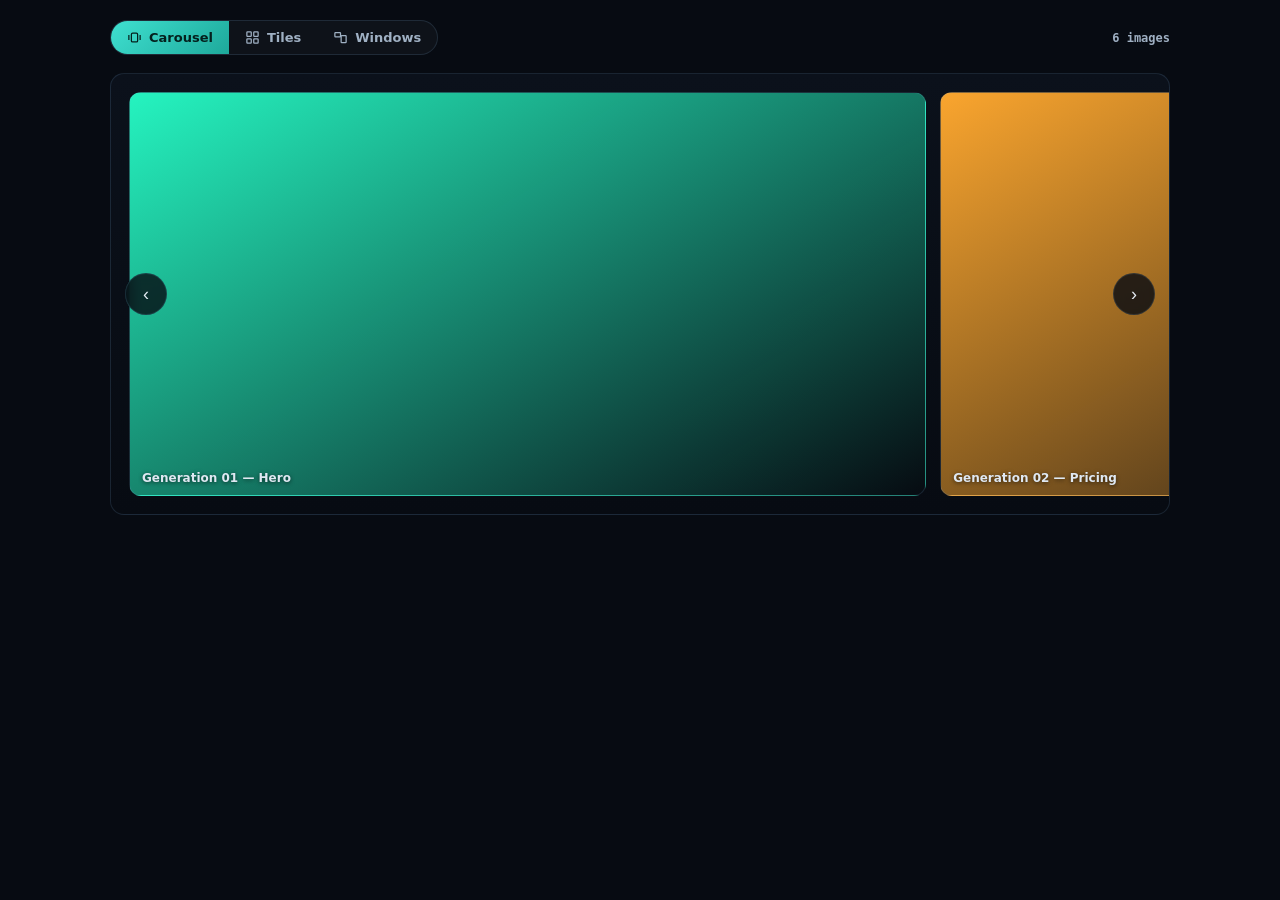
<file: docs/_demos/gallery-views.html>
<!DOCTYPE html>
<html lang="en">
<!--
  DipDesigns · Main Studio — Image View Switcher  (NO-BREAK: single file, zero deps)
  Modes: Carousel · Tiles · Windows (+ "Tile windows" auto-arrange).
  INTEGRATION: feed the studio's generated images into the IMAGES array
  ({id,title,src}); lift the <style>, markup (.viewer), and <script> into the
  studio shell. With no src, it renders labelled gradient placeholders so it
  works standalone.
-->
<head>
<meta charset="UTF-8">
<meta name="viewport" content="width=device-width, initial-scale=1.0">
<title>Studio — Image Views</title>
<style>
  :root{--bg:#070b12;--bg2:#0b111b;--panel:#11161f;--line:rgba(120,170,210,.16);
    --teal:#3fe0d0;--ink:#e6edf5;--dim:#9fb0c3;--ring:rgba(63,224,208,.22);--radius:14px;}
  *{box-sizing:border-box;margin:0;padding:0;}
  body{background:var(--bg);color:var(--ink);font-family:system-ui,-apple-system,"Segoe UI",Roboto,sans-serif;-webkit-font-smoothing:antialiased;}
  .viewer{max-width:1100px;margin:0 auto;padding:20px;}
  .toolbar{display:flex;align-items:center;gap:10px;flex-wrap:wrap;margin-bottom:18px;}
  .seg{display:inline-flex;border:1px solid var(--line);border-radius:999px;overflow:hidden;background:rgba(255,255,255,.03);}
  .seg button{background:transparent;border:none;color:var(--dim);font-family:inherit;font-size:13px;font-weight:600;
    padding:9px 16px;cursor:pointer;display:inline-flex;align-items:center;gap:7px;transition:color .2s,background .2s;}
  .seg button:hover{color:var(--ink);}
  .seg button.on{background:linear-gradient(135deg,var(--teal),#1ea99b);color:#04201d;}
  .seg svg{width:15px;height:15px;}
  .spacer{margin-left:auto;}
  .act{border:1px solid var(--line);background:rgba(255,255,255,.03);color:var(--ink);font:600 13px system-ui;
    padding:9px 14px;border-radius:999px;cursor:pointer;display:none;align-items:center;gap:7px;}
  .act:hover{border-color:var(--teal);}
  .count{font:600 12px ui-monospace,monospace;color:var(--dim);}

  /* stage shared */
  .stage{border:1px solid var(--line);border-radius:var(--radius);background:linear-gradient(180deg,var(--bg2),var(--bg));min-height:440px;position:relative;overflow:hidden;}
  .ph{position:relative;display:grid;place-items:end start;color:#dfe8f2;}
  .ph .cap{position:relative;z-index:2;font:600 12px system-ui;padding:10px 12px;text-shadow:0 1px 4px rgba(0,0,0,.6);}
  .ph img{position:absolute;inset:0;width:100%;height:100%;object-fit:cover;}

  /* CAROUSEL */
  .car{display:none;}
  body[data-mode="carousel"] .car{display:block;}
  .car-track{display:flex;gap:14px;overflow-x:auto;scroll-snap-type:x mandatory;padding:18px;scrollbar-width:thin;}
  .car-track::-webkit-scrollbar{height:6px;}.car-track::-webkit-scrollbar-thumb{background:var(--teal);border-radius:6px;}
  .car-track .ph{flex:0 0 78%;max-width:78%;height:404px;border-radius:12px;overflow:hidden;scroll-snap-align:center;border:1px solid var(--line);}
  .car-nav{position:absolute;top:50%;transform:translateY(-50%);width:42px;height:42px;border-radius:50%;border:1px solid var(--line);
    background:rgba(7,11,18,.8);color:var(--ink);font-size:18px;cursor:pointer;backdrop-filter:blur(6px);z-index:5;}
  .car-nav:hover{border-color:var(--teal);color:var(--teal);}
  .car-nav.prev{left:14px;}.car-nav.next{right:14px;}

  /* TILES */
  .tiles{display:none;}
  body[data-mode="tiles"] .tiles{display:grid;grid-template-columns:repeat(auto-fill,minmax(220px,1fr));gap:14px;padding:18px;}
  .tiles .ph{height:170px;border-radius:12px;overflow:hidden;border:1px solid var(--line);cursor:pointer;transition:transform .2s,border-color .2s;}
  .tiles .ph:hover{transform:translateY(-3px);border-color:var(--teal);}

  /* WINDOWS */
  .winstage{display:none;}
  body[data-mode="windows"] .winstage{display:block;}
  .win{position:absolute;width:300px;height:220px;border:1px solid var(--line);border-radius:12px;overflow:hidden;
    background:var(--panel);box-shadow:0 18px 50px rgba(0,0,0,.5);transition:box-shadow .2s;
    transition-property:left,top,width,height,box-shadow;transition-duration:.32s;transition-timing-function:cubic-bezier(.22,.61,.36,1);}
  .win.dragging{transition:none;box-shadow:0 0 0 1px var(--teal),0 24px 60px rgba(0,0,0,.6);z-index:50;}
  .win-bar{height:30px;display:flex;align-items:center;gap:8px;padding:0 10px;cursor:grab;background:rgba(255,255,255,.04);border-bottom:1px solid var(--line);}
  .win-bar:active{cursor:grabbing;}
  .win-dot{width:8px;height:8px;border-radius:50%;background:var(--teal);box-shadow:0 0 8px var(--ring);}
  .win-title{font:600 11px system-ui;color:var(--dim);white-space:nowrap;overflow:hidden;text-overflow:ellipsis;}
  .win-x{margin-left:auto;color:var(--dim);background:none;border:none;cursor:pointer;font-size:15px;line-height:1;}
  .win-x:hover{color:var(--teal);}
  .win-body{position:absolute;inset:30px 0 0 0;}
  .win-body .ph{position:absolute;inset:0;}
  @media(prefers-reduced-motion:reduce){.win{transition:none;}.tiles .ph{transition:none;}}
</style>
</head>
<body data-mode="carousel">
  <div class="viewer">
    <div class="toolbar">
      <div class="seg" id="seg">
        <button data-mode="carousel" class="on"><svg viewBox="0 0 24 24" fill="none" stroke="currentColor" stroke-width="2"><rect x="7" y="5" width="10" height="14" rx="2"/><path d="M3 8v8M21 8v8"/></svg>Carousel</button>
        <button data-mode="tiles"><svg viewBox="0 0 24 24" fill="none" stroke="currentColor" stroke-width="2"><rect x="3" y="3" width="7" height="7" rx="1"/><rect x="14" y="3" width="7" height="7" rx="1"/><rect x="3" y="14" width="7" height="7" rx="1"/><rect x="14" y="14" width="7" height="7" rx="1"/></svg>Tiles</button>
        <button data-mode="windows"><svg viewBox="0 0 24 24" fill="none" stroke="currentColor" stroke-width="2"><rect x="3" y="4" width="9" height="7" rx="1"/><rect x="13" y="9" width="8" height="11" rx="1"/></svg>Windows</button>
      </div>
      <button class="act" id="tileWins"><svg viewBox="0 0 24 24" width="15" height="15" fill="none" stroke="currentColor" stroke-width="2"><rect x="3" y="3" width="8" height="8"/><rect x="13" y="3" width="8" height="8"/><rect x="3" y="13" width="8" height="8"/><rect x="13" y="13" width="8" height="8"/></svg>Tile windows</button>
      <span class="spacer"></span>
      <span class="count" id="count"></span>
    </div>

    <div class="stage" id="stage">
      <button class="car-nav prev" id="prev" aria-label="Previous">‹</button>
      <button class="car-nav next" id="next" aria-label="Next">›</button>
      <div class="car"><div class="car-track" id="carTrack"></div></div>
      <div class="tiles" id="tiles"></div>
      <div class="winstage" id="winstage"></div>
    </div>
  </div>

<script>
  // [EDIT] Feed real studio images here: {id, title, src}. src optional (placeholder if blank).
  var IMAGES = [
    {id:1,title:"Generation 01 — Hero",   src:"", hue:"165,90%,55%"},
    {id:2,title:"Generation 02 — Pricing",src:"", hue:"35,95%,58%"},
    {id:3,title:"Generation 03 — Dash",   src:"", hue:"265,80%,62%"},
    {id:4,title:"Generation 04 — Mobile", src:"", hue:"200,85%,55%"},
    {id:5,title:"Generation 05 — Landing",src:"", hue:"12,90%,60%"},
    {id:6,title:"Generation 06 — Form",   src:"", hue:"320,75%,62%"}
  ];
  function phHTML(im){
    if(im.src){
      return '<div class="ph"><img src="'+im.src+'" alt=""><span class="cap">'+im.title+'</span></div>';
    }
    var h = im.hue || "200,80%,55%";
    return '<div class="ph" style="background:linear-gradient(150deg,hsl('+h+'),rgba(7,11,18,.9))"><span class="cap">'+im.title+'</span></div>';
  }
  var body=document.body, $=function(s){return document.getElementById(s);};
  // render carousel + tiles
  $('carTrack').innerHTML = IMAGES.map(phHTML).join('');
  $('tiles').innerHTML   = IMAGES.map(phHTML).join('');
  $('count').textContent = IMAGES.length+' images';

  // mode switching
  function setMode(m){
    body.setAttribute('data-mode',m);
    Array.prototype.forEach.call($('seg').children,function(b){b.classList.toggle('on',b.dataset.mode===m);});
    var carNav=m==='carousel'; $('prev').style.display=$('next').style.display=carNav?'block':'none';
    $('tileWins').style.display = m==='windows'?'inline-flex':'none';
    if(m==='windows') buildWindows();
  }
  Array.prototype.forEach.call($('seg').children,function(b){b.addEventListener('click',function(){setMode(b.dataset.mode);});});

  // carousel nav
  function scrollCar(d){var t=$('carTrack');t.scrollBy({left:d*t.clientWidth*0.8,behavior:'smooth'});}
  $('prev').onclick=function(){scrollCar(-1);};$('next').onclick=function(){scrollCar(1);};

  // windows
  var built=false;
  function buildWindows(){
    if(built) return; built=true;
    var stage=$('winstage');
    IMAGES.forEach(function(im,i){
      var w=document.createElement('div'); w.className='win';
      w.style.left=(24+i*30)+'px'; w.style.top=(20+i*26)+'px'; w.style.zIndex=i+1;
      w.innerHTML='<div class="win-bar"><span class="win-dot"></span><span class="win-title">'+im.title+'</span><button class="win-x" aria-label="Close">×</button></div><div class="win-body">'+phHTML(im)+'</div>';
      stage.appendChild(w);
      w.querySelector('.win-x').onclick=function(){w.remove();};
      dragify(w, w.querySelector('.win-bar'), stage);
      w.addEventListener('pointerdown',function(){topZ(w,stage);});
    });
  }
  function topZ(w,stage){var max=0;stage.querySelectorAll('.win').forEach(function(x){max=Math.max(max,+x.style.zIndex||0);});w.style.zIndex=max+1;}
  function dragify(w,handle,stage){
    var sx,sy,ox,oy,on=false;
    handle.addEventListener('pointerdown',function(e){on=true;w.classList.add('dragging');handle.setPointerCapture(e.pointerId);
      sx=e.clientX;sy=e.clientY;ox=w.offsetLeft;oy=w.offsetTop;});
    handle.addEventListener('pointermove',function(e){if(!on)return;
      var nx=ox+(e.clientX-sx), ny=oy+(e.clientY-sy);
      nx=Math.max(0,Math.min(nx,stage.clientWidth-w.offsetWidth));
      ny=Math.max(0,Math.min(ny,stage.clientHeight-w.offsetHeight));
      w.style.left=nx+'px';w.style.top=ny+'px';});
    handle.addEventListener('pointerup',function(){on=false;w.classList.remove('dragging');});
  }
  // auto-tile open windows into a grid
  $('tileWins').onclick=function(){
    var stage=$('winstage'), wins=Array.prototype.slice.call(stage.querySelectorAll('.win'));
    if(!wins.length) return;
    var n=wins.length, cols=Math.ceil(Math.sqrt(n)), rows=Math.ceil(n/cols), g=12;
    var W=(stage.clientWidth-g*(cols+1))/cols, H=(stage.clientHeight-g*(rows+1))/rows;
    wins.forEach(function(w,i){var c=i%cols, r=Math.floor(i/cols);
      w.style.left=(g+c*(W+g))+'px'; w.style.top=(g+r*(H+g))+'px';
      w.style.width=W+'px'; w.style.height=H+'px'; w.style.zIndex=1;});
  };
  setMode('carousel');
</script>
</body>
</html>
</file>
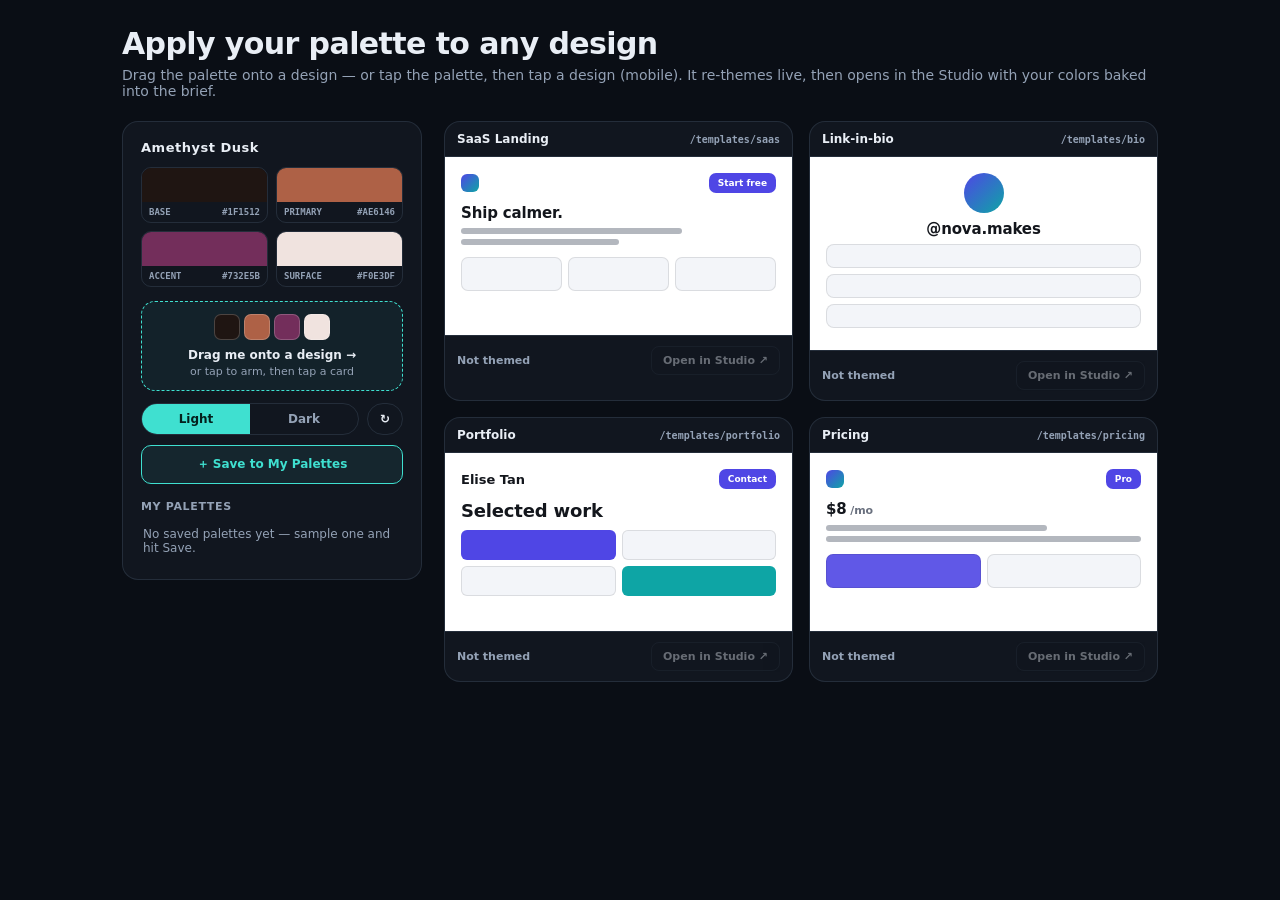
<file: docs/_demos/palette-apply-demo.html>
<!DOCTYPE html>
<html lang="en" data-ui="light">
<!-- DipDesigns · "Apply palette to any design" — full-circle demo (NO-BREAK, self-contained).
     Drag the palette puck onto a design card (or tap puck → tap card) to re-theme it live,
     then "Open in Studio" carries the palette + design brief forward. -->
<head>
<meta charset="UTF-8"><meta name="viewport" content="width=device-width, initial-scale=1.0">
<title>Apply your palette</title>
<style>
  :root{--bg:#0a0e15;--panel:#11161f;--ink:#e9eef5;--dim:#94a2b6;--line:rgba(140,170,200,.16);--teal:#3fe0d0;--ring:rgba(63,224,208,.25);}
  *{box-sizing:border-box;margin:0;padding:0;}
  body{background:var(--bg);color:var(--ink);font-family:system-ui,-apple-system,"Segoe UI",Roboto,sans-serif;-webkit-font-smoothing:antialiased;}
  .wrap{max-width:1080px;margin:0 auto;padding:26px 22px 60px;}
  h1{font-size:clamp(22px,3vw,30px);font-weight:800;letter-spacing:-.02em;}
  .sub{color:var(--dim);font-size:14px;margin:6px 0 22px;}
  .layout{display:grid;grid-template-columns:300px 1fr;gap:22px;align-items:start;}
  @media(max-width:780px){.layout{grid-template-columns:1fr;}}

  /* palette puck panel */
  .pal{position:sticky;top:18px;background:var(--panel);border:1px solid var(--line);border-radius:16px;padding:18px;}
  .pal .pname{font:700 13px system-ui;letter-spacing:.04em;}
  .pal .roles{display:grid;grid-template-columns:1fr 1fr;gap:8px;margin:12px 0 14px;}
  .role{border:1px solid var(--line);border-radius:10px;overflow:hidden;}
  .role .sw{height:34px;}
  .role .t{font:600 9px ui-monospace,monospace;color:var(--dim);padding:5px 7px;display:flex;justify-content:space-between;}
  .puck{margin-top:4px;border:1px dashed var(--teal);border-radius:14px;padding:12px;text-align:center;cursor:grab;user-select:none;
    background:rgba(63,224,208,.06);transition:transform .15s,box-shadow .15s;}
  .puck:active{cursor:grabbing;}
  .puck.armed{box-shadow:0 0 0 2px var(--teal),0 0 24px var(--ring);transform:translateY(-1px);}
  .puck .chips{display:flex;gap:4px;justify-content:center;margin-bottom:8px;}
  .puck .chips i{width:26px;height:26px;border-radius:7px;border:1px solid rgba(255,255,255,.2);}
  .puck .lbl{font:700 12px system-ui;}
  .puck .hint{font:500 11px system-ui;color:var(--dim);margin-top:3px;}
  .row{display:flex;gap:8px;margin-top:12px;}
  .seg{display:flex;border:1px solid var(--line);border-radius:999px;overflow:hidden;flex:1;}
  .seg button{flex:1;background:transparent;border:none;color:var(--dim);font:600 12px system-ui;padding:8px;cursor:pointer;}
  .seg button.on{background:var(--teal);color:#04201d;}
  .resample{border:1px solid var(--line);background:transparent;color:var(--ink);font:600 12px system-ui;padding:8px 12px;border-radius:999px;cursor:pointer;}
  .resample:hover{border-color:var(--teal);}
  .save{width:100%;margin-top:10px;border:1px solid var(--teal);background:rgba(63,224,208,.08);color:var(--teal);font:700 12px system-ui;padding:10px;border-radius:10px;cursor:pointer;}
  .save:hover{background:rgba(63,224,208,.16);}
  .mp-title{font:700 11px system-ui;letter-spacing:.06em;text-transform:uppercase;color:var(--dim);margin:16px 0 8px;}
  .mp{display:flex;flex-direction:column;gap:8px;max-height:236px;overflow:auto;}
  .mp .item{display:flex;align-items:center;gap:9px;border:1px solid var(--line);border-radius:10px;padding:7px 9px;cursor:grab;background:rgba(255,255,255,.02);}
  .mp .item:active{cursor:grabbing;}
  .mp .item.armed{box-shadow:0 0 0 2px var(--teal);}
  .mp .item .chips{display:flex;gap:3px;}
  .mp .item .chips i{width:16px;height:16px;border-radius:4px;border:1px solid rgba(255,255,255,.18);}
  .mp .item .nm{font:600 12px system-ui;white-space:nowrap;overflow:hidden;text-overflow:ellipsis;flex:1;}
  .mp .item .del{border:none;background:transparent;color:var(--dim);cursor:pointer;font-size:13px;}
  .mp .item .del:hover{color:#ff6a3d;}
  .mp .empty{font:500 12px system-ui;color:var(--dim);padding:6px 2px;}

  /* design cards */
  .designs{display:grid;grid-template-columns:1fr 1fr;gap:16px;}
  @media(max-width:560px){.designs{grid-template-columns:1fr;}}
  .design{border:1px solid var(--line);border-radius:16px;overflow:hidden;background:var(--panel);transition:box-shadow .15s,transform .15s;}
  .design.over{box-shadow:0 0 0 2px var(--teal),0 0 30px var(--ring);transform:translateY(-2px);}
  .design .head{display:flex;align-items:center;justify-content:space-between;padding:10px 12px;border-bottom:1px solid var(--line);}
  .design .head .nm{font:700 12px system-ui;}
  .design .head .tag{font:600 10px ui-monospace,monospace;color:var(--dim);}
  /* the themable preview — reads --c-* tokens (the contract) */
  .mini{--c-bg:#ffffff;--c-surface:#f3f5f9;--c-text:#13161c;--c-text-dim:#69707e;--c-accent:#4f46e5;--c-accent-2:#0ea5a5;--c-line:rgba(0,0,0,.10);--c-on-accent:#ffffff;
    background:var(--c-bg);color:var(--c-text);padding:16px;min-height:178px;transition:background .35s,color .35s;}
  .mini .mh{display:flex;align-items:center;justify-content:space-between;margin-bottom:12px;}
  .mini .dot{width:18px;height:18px;border-radius:6px;background:linear-gradient(135deg,var(--c-accent),var(--c-accent-2));}
  .mini .pillbtn{font:700 9px system-ui;background:var(--c-accent);color:var(--c-on-accent);padding:5px 9px;border-radius:7px;}
  .mini h4{font-size:15px;font-weight:800;letter-spacing:-.01em;line-height:1.15;margin-bottom:6px;}
  .mini .ln{height:6px;border-radius:4px;background:var(--c-text-dim);opacity:.5;margin:5px 0;}
  .mini .ln.s{width:70%;} .mini .ln.t{width:50%;}
  .mini .cards{display:flex;gap:6px;margin-top:12px;}
  .mini .cards b{flex:1;height:34px;border-radius:7px;background:var(--c-surface);border:1px solid var(--c-line);}
  .mini .av{width:40px;height:40px;border-radius:50%;background:linear-gradient(135deg,var(--c-accent),var(--c-accent-2));margin:0 auto 8px;}
  .mini.bio{text-align:center;}
  .mini .lb{background:var(--c-surface);border:1px solid var(--c-line);border-radius:8px;height:24px;margin:6px 0;}
  .mini .grid4{display:grid;grid-template-columns:1fr 1fr;gap:6px;margin-top:8px;}
  .mini .grid4 b{height:30px;border-radius:6px;}
  .design .foot{display:flex;align-items:center;justify-content:space-between;padding:10px 12px;border-top:1px solid var(--line);}
  .design .foot .st{font:600 11px system-ui;color:var(--dim);}
  .design .foot .st.done{color:var(--teal);}
  .open{font:700 11px system-ui;border:1px solid var(--line);background:transparent;color:var(--ink);padding:7px 11px;border-radius:8px;cursor:pointer;opacity:.4;pointer-events:none;}
  .open.live{opacity:1;pointer-events:auto;border-color:var(--teal);color:var(--teal);}

  .toast{position:fixed;left:50%;bottom:24px;transform:translateX(-50%) translateY(20px);opacity:0;background:var(--teal);color:#04201d;
    font:700 13px system-ui;padding:11px 18px;border-radius:999px;transition:.25s;pointer-events:none;}
  .toast.show{opacity:1;transform:translateX(-50%);}
  @media(prefers-reduced-motion:reduce){*{transition:none!important;}}
</style>
</head>
<body>
<div class="wrap">
  <h1>Apply your palette to any design</h1>
  <div class="sub">Drag the palette onto a design — or tap the palette, then tap a design (mobile). It re-themes live, then opens in the Studio with your colors baked into the brief.</div>

  <div class="layout">
    <!-- palette puck -->
    <div class="pal">
      <div class="pname" id="pname">Amethyst Dusk</div>
      <div class="roles" id="roles"></div>
      <div class="puck" id="puck" draggable="true">
        <div class="chips" id="puckChips"></div>
        <div class="lbl">Drag me onto a design →</div>
        <div class="hint">or tap to arm, then tap a card</div>
      </div>
      <div class="row">
        <div class="seg" id="mode"><button data-m="light" class="on">Light</button><button data-m="dark">Dark</button></div>
        <button class="resample" id="resample">↻</button>
      </div>
      <button class="save" id="save">＋ Save to My Palettes</button>
      <div class="mp-title">My Palettes <span id="mpCount"></span></div>
      <div class="mp" id="mp"></div>
    </div>

    <!-- design cards -->
    <div class="designs" id="designs">
      <div class="design" data-seed="saas">
        <div class="head"><span class="nm">SaaS Landing</span><span class="tag">/templates/saas</span></div>
        <div class="mini"><div class="mh"><span class="dot"></span><span class="pillbtn">Start free</span></div><h4>Ship calmer.</h4><div class="ln s"></div><div class="ln t"></div><div class="cards"><b></b><b></b><b></b></div></div>
        <div class="foot"><span class="st">Not themed</span><button class="open">Open in Studio ↗</button></div>
      </div>
      <div class="design" data-seed="bio">
        <div class="head"><span class="nm">Link-in-bio</span><span class="tag">/templates/bio</span></div>
        <div class="mini bio"><div class="av"></div><h4>@nova.makes</h4><div class="lb"></div><div class="lb"></div><div class="lb"></div></div>
        <div class="foot"><span class="st">Not themed</span><button class="open">Open in Studio ↗</button></div>
      </div>
      <div class="design" data-seed="portfolio">
        <div class="head"><span class="nm">Portfolio</span><span class="tag">/templates/portfolio</span></div>
        <div class="mini"><div class="mh"><span class="nm" style="font:800 13px system-ui">Elise Tan</span><span class="pillbtn">Contact</span></div><h4 style="font-size:18px">Selected work</h4><div class="grid4"><b style="background:var(--c-accent)"></b><b style="background:var(--c-surface);border:1px solid var(--c-line)"></b><b style="background:var(--c-surface);border:1px solid var(--c-line)"></b><b style="background:var(--c-accent-2)"></b></div></div>
        <div class="foot"><span class="st">Not themed</span><button class="open">Open in Studio ↗</button></div>
      </div>
      <div class="design" data-seed="saas2">
        <div class="head"><span class="nm">Pricing</span><span class="tag">/templates/pricing</span></div>
        <div class="mini"><div class="mh"><span class="dot"></span><span class="pillbtn">Pro</span></div><h4>$8<span style="font-size:11px;color:var(--c-text-dim)"> /mo</span></h4><div class="ln s"></div><div class="ln"></div><div class="cards"><b style="background:var(--c-accent);opacity:.9"></b><b></b></div></div>
        <div class="foot"><span class="st">Not themed</span><button class="open">Open in Studio ↗</button></div>
      </div>
    </div>
  </div>
</div>
<div class="toast" id="toast">Themed ✓</div>

<script>
/* ---------- palette role mapping (the "params") ---------- */
var SAMPLES=[
  {name:"Amethyst Dusk", base:"#1F1512", primary:"#AE6146", accent:"#732E5B", surface:"#F0E3DF"},
  {name:"Mineral Cosmos",base:"#12171F", primary:"#2E4B73", accent:"#572E73", surface:"#DFE6F0"},
  {name:"Citrus Pop",    base:"#1A1411", primary:"#FF6B3D", accent:"#FFC247", surface:"#FFF3E6"},
  {name:"Emerald Atelier",base:"#0E1A14",primary:"#1F7A5A", accent:"#C8A24A", surface:"#F2EDE2"}
];
function hx(h){h=h.replace('#','');return [parseInt(h.slice(0,2),16),parseInt(h.slice(2,4),16),parseInt(h.slice(4,6),16)];}
function toHex(c){return '#'+c.map(function(v){return ('0'+Math.round(Math.max(0,Math.min(255,v))).toString(16)).slice(-2);}).join('');}
function lin(v){v/=255;return v<=.03928?v/12.92:Math.pow((v+.055)/1.055,2.4);}
function L(c){return .2126*lin(c[0])+.7152*lin(c[1])+.0722*lin(c[2]);}
function ratio(a,b){var la=L(a)+.05,lb=L(b)+.05;return la>lb?la/lb:lb/la;}
function mix(a,b,t){return a.map(function(v,i){return v+(b[i]-v)*t;});}
function bestText(bg){var d=[14,17,22],l=[246,248,251];return ratio(bg,d)>=ratio(bg,l)?d:l;}
function onAccent(c){return L(c)>.45?'#11151b':'#ffffff';}
// returns the 8 canonical tokens for a palette + mode
function deriveTheme(p, mode){
  var base=hx(p.base),prim=hx(p.primary),acc=hx(p.accent),surf=hx(p.surface);
  var ends=[base,prim,acc,surf].sort(function(a,b){return L(a)-L(b);});
  var darkest=ends[0],lightest=ends[3];
  var bg = mode==='dark'? darkest : lightest;
  var surface = mode==='dark'? mix(bg,[255,255,255],.08) : mix(bg,[255,255,255],.45);
  var text = bestText(bg);
  return {
    '--c-bg':toHex(bg),
    '--c-surface':toHex(surface),
    '--c-text':toHex(text),
    '--c-text-dim':toHex(mix(text,bg,.42)),
    '--c-accent':toHex(prim),
    '--c-accent-2':toHex(acc),
    '--c-line':toHex(mix(text,bg,.82)),
    '--c-on-accent':onAccent(prim)
  };
}
function applyTo(el,tokens){for(var k in tokens)el.style.setProperty(k,tokens[k]);}
/* In the real hub, design previews are iframes — use this instead:
   function applyToIframe(f,t){try{var d=f.contentDocument,s=d.getElementById('dd-theme')||d.createElement('style');
     s.id='dd-theme';s.textContent=':root{'+Object.keys(t).map(k=>k+':'+t[k]).join(';')+'}';if(!s.parentNode)d.head.appendChild(s);}
     catch(e){f.contentWindow.postMessage({type:'dd-theme',tokens:t},'*');}}  */

/* ---------- state + UI ---------- */
var $=function(s){return document.getElementById(s);};
var idx=0, mode='light', armed=false, themed={}, activePalette=null;
function cur(){return SAMPLES[idx];}
function renderPalette(){
  var p=cur(); $('pname').textContent=p.name;
  var roles=[['BASE',p.base],['PRIMARY',p.primary],['ACCENT',p.accent],['SURFACE',p.surface]];
  $('roles').innerHTML=roles.map(function(r){return '<div class="role"><div class="sw" style="background:'+r[1]+'"></div><div class="t"><span>'+r[0]+'</span><span>'+r[1]+'</span></div></div>';}).join('');
  $('puckChips').innerHTML=[p.base,p.primary,p.accent,p.surface].map(function(c){return '<i style="background:'+c+'"></i>';}).join('');
  activePalette=cur();
}
function toast(m){var t=$('toast');t.textContent=m;t.classList.add('show');clearTimeout(t._t);t._t=setTimeout(function(){t.classList.remove('show');},1600);}
function themeCard(card){
  var p=activePalette||cur();
  applyTo(card.querySelector('.mini'), deriveTheme(p,mode));
  themed[card.dataset.seed]={p:p};
  card.querySelector('.st').textContent=(p.name||'Custom')+' · '+mode; card.querySelector('.st').classList.add('done');
  card.querySelector('.open').classList.add('live');
  toast('Themed with '+(p.name||'palette')+' ✓');
}

/* ---------- persistence: D1 when signed in, localStorage fallback ---------- */
function getKey(){try{return localStorage.getItem('webhooks_email_api_key')||'';}catch(e){return '';}}
function wbase(){try{return (localStorage.getItem('webhooks_email_worker')||location.origin).replace(/\/+$/,'');}catch(e){return '';}}
function norm(r){return {id:r.id,name:r.name,base:r.base_hex,primary:r.primary_hex,accent:r.accent_hex,surface:r.surface_hex,source:r.source};}
var Palettes={k:'dipdesigns_palettes',
  loc:function(){try{return JSON.parse(localStorage.getItem(this.k)||'[]');}catch(e){return [];}},
  setLoc:function(a){try{localStorage.setItem(this.k,JSON.stringify(a));}catch(e){}},
  list:function(){var key=getKey();
    if(key)return fetch(wbase()+'/api/palettes',{headers:{'x-api-key':key}}).then(function(r){return r.json();}).then(function(j){return (j.palettes||[]).map(norm);}).catch(function(){return Palettes.loc();});
    return Promise.resolve(this.loc());},
  save:function(p){var key=getKey();var body={name:p.name,base:p.base,primary:p.primary,accent:p.accent,surface:p.surface,source:p.source||'image'};
    if(key)return fetch(wbase()+'/api/palettes',{method:'POST',headers:{'Content-Type':'application/json','x-api-key':key},body:JSON.stringify(body)}).then(function(r){return r.json();}).then(function(j){return j.id;}).catch(function(){return Palettes.saveLoc(body);});
    return Promise.resolve(this.saveLoc(body));},
  saveLoc:function(p){p.id='loc_'+Date.now();var a=this.loc();a.unshift(p);this.setLoc(a);return p.id;},
  remove:function(id){var key=getKey();this.setLoc(this.loc().filter(function(x){return x.id!==id;}));
    if(key&&String(id).indexOf('loc_')!==0)return fetch(wbase()+'/api/palettes',{method:'POST',headers:{'Content-Type':'application/json','x-api-key':key},body:JSON.stringify({action:'delete',id:id})}).catch(function(){});
    return Promise.resolve();}
};
function renderMyPalettes(){
  Palettes.list().then(function(arr){
    $('mpCount').textContent=arr.length?('· '+arr.length):'';
    var mp=$('mp');
    if(!arr.length){mp.innerHTML='<div class="empty">No saved palettes yet — sample one and hit Save.</div>';return;}
    mp.innerHTML=arr.map(function(p){return '<div class="item" draggable="true"><div class="chips"><i style="background:'+p.base+'"></i><i style="background:'+p.primary+'"></i><i style="background:'+p.accent+'"></i><i style="background:'+p.surface+'"></i></div><span class="nm">'+(p.name||'Untitled')+'</span><button class="del" title="Delete">✕</button></div>';}).join('');
    Array.prototype.forEach.call(mp.children,function(el,i){var p=arr[i];if(!p)return;
      el.addEventListener('dragstart',function(e){activePalette=p;e.dataTransfer.setData('text/plain','palette');e.dataTransfer.effectAllowed='copy';});
      el.addEventListener('click',function(e){if(e.target.closest('.del'))return;
        Array.prototype.forEach.call(mp.children,function(x){x.classList.remove('armed');});el.classList.add('armed');activePalette=p;armed=true;puck.classList.remove('armed');});
      el.querySelector('.del').addEventListener('click',function(e){e.stopPropagation();Palettes.remove(p.id).then(renderMyPalettes);toast('Palette deleted');});
    });
  });
}

/* ---------- wiring ---------- */
var puck=$('puck');
function disarmMP(){Array.prototype.forEach.call($('mp').children,function(x){if(x.classList)x.classList.remove('armed');});}
puck.addEventListener('dragstart',function(e){activePalette=cur();e.dataTransfer.setData('text/plain','palette');e.dataTransfer.effectAllowed='copy';});
puck.addEventListener('click',function(){armed=!armed;activePalette=cur();puck.classList.toggle('armed',armed);disarmMP();});
document.querySelectorAll('.design').forEach(function(card){
  card.addEventListener('dragover',function(e){e.preventDefault();card.classList.add('over');});
  card.addEventListener('dragleave',function(){card.classList.remove('over');});
  card.addEventListener('drop',function(e){e.preventDefault();card.classList.remove('over');themeCard(card);});
  card.addEventListener('click',function(){if(armed){themeCard(card);armed=false;puck.classList.remove('armed');disarmMP();}});
  card.querySelector('.open').addEventListener('click',function(e){e.stopPropagation();openStudio(card);});
});
$('mode').addEventListener('click',function(e){var b=e.target.closest('button');if(!b)return;mode=b.dataset.m;
  Array.prototype.forEach.call($('mode').children,function(x){x.classList.toggle('on',x===b);});
  document.querySelectorAll('.design').forEach(function(c){var t=themed[c.dataset.seed];if(t){activePalette=t.p;themeCard(c);}});});
$('resample').addEventListener('click',function(){idx=(idx+1)%SAMPLES.length;renderPalette();toast('Sampled: '+cur().name);});
$('save').addEventListener('click',function(){var p=Object.assign({},cur());Palettes.save(p).then(function(){renderMyPalettes();toast('Saved "'+p.name+'" to My Palettes');});});
function openStudio(card){
  var p=themed[card.dataset.seed]?themed[card.dataset.seed].p:(activePalette||cur());
  var brief={kind:'apply-palette',seed:card.dataset.seed,palette:p,tokens:deriveTheme(p,mode),mode:mode};
  try{sessionStorage.setItem('dipdesigns_pending_brief',JSON.stringify(brief));}catch(e){}
  toast('→ Studio with '+(p.name||'palette')+' (brief saved)');
  // real hub: location.href='/studio?brief=local';
}
renderPalette(); renderMyPalettes();
</script>
</body>
</html>
</file>
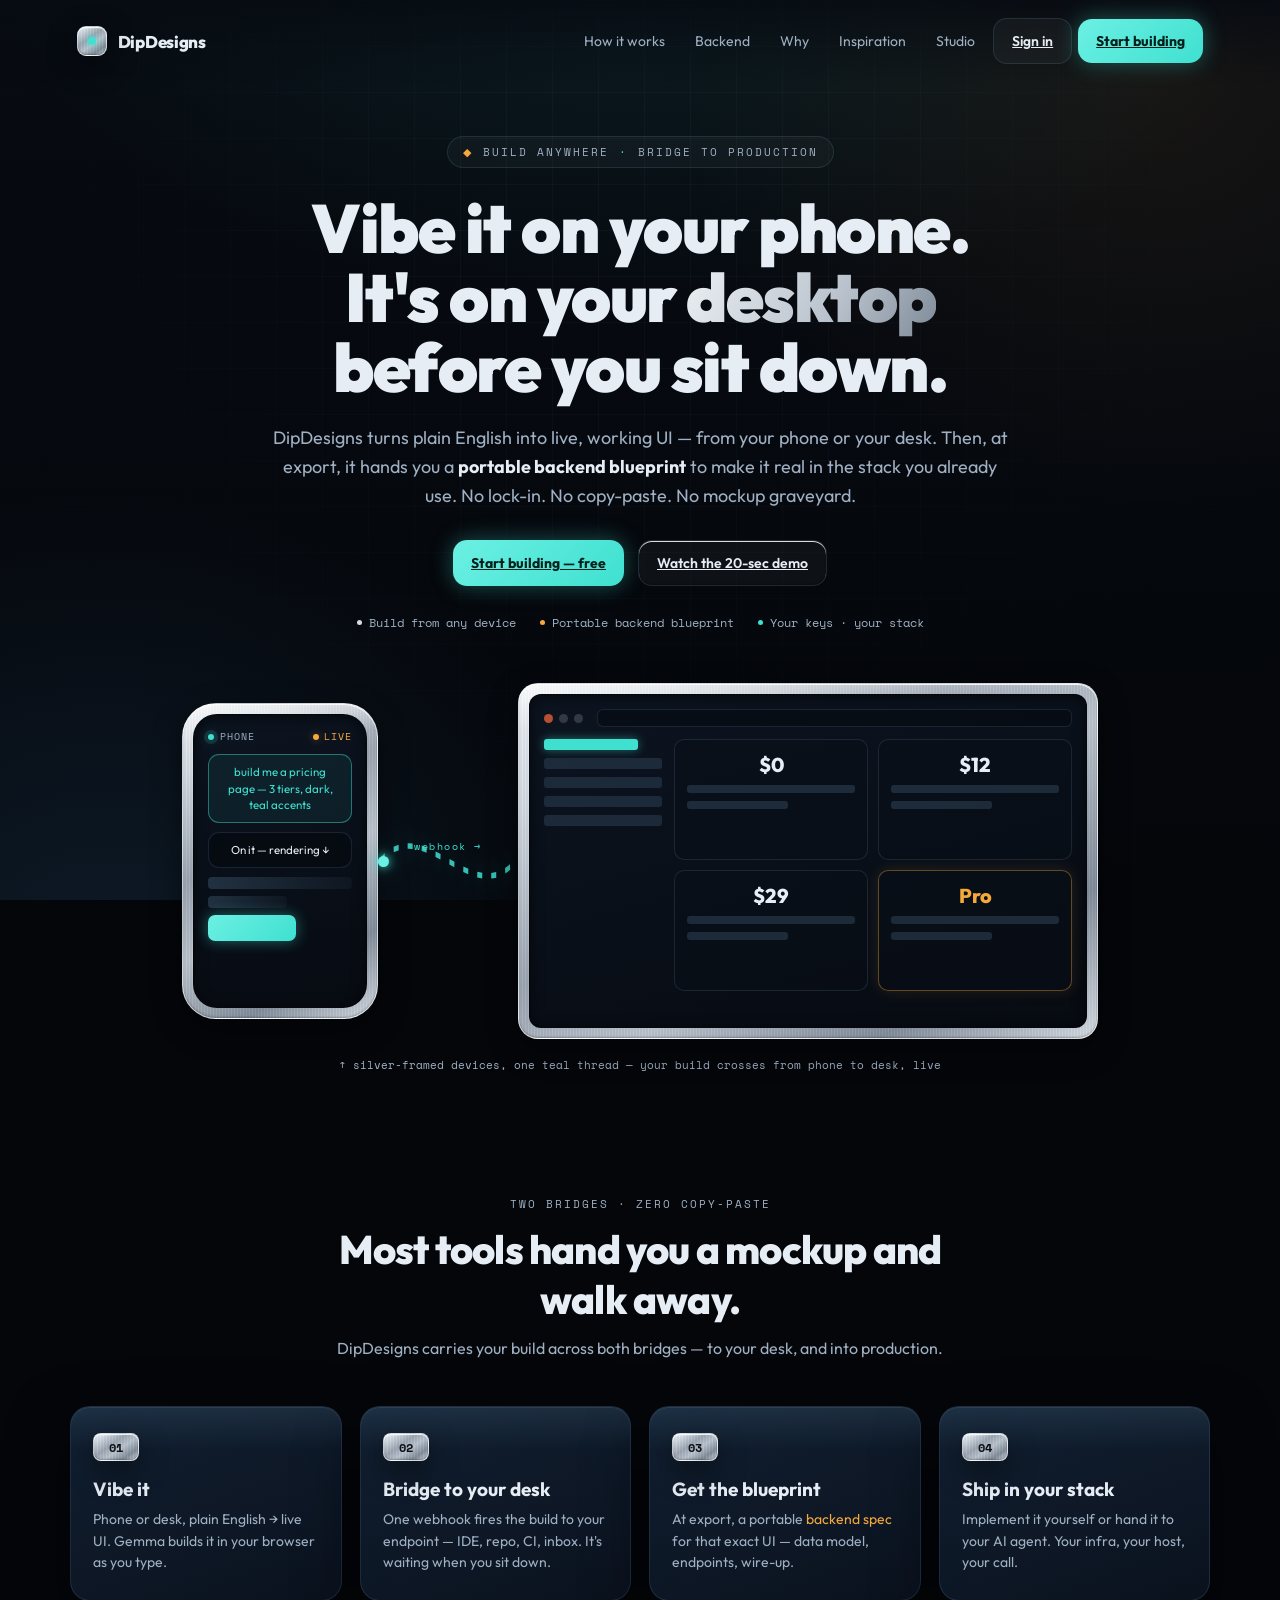
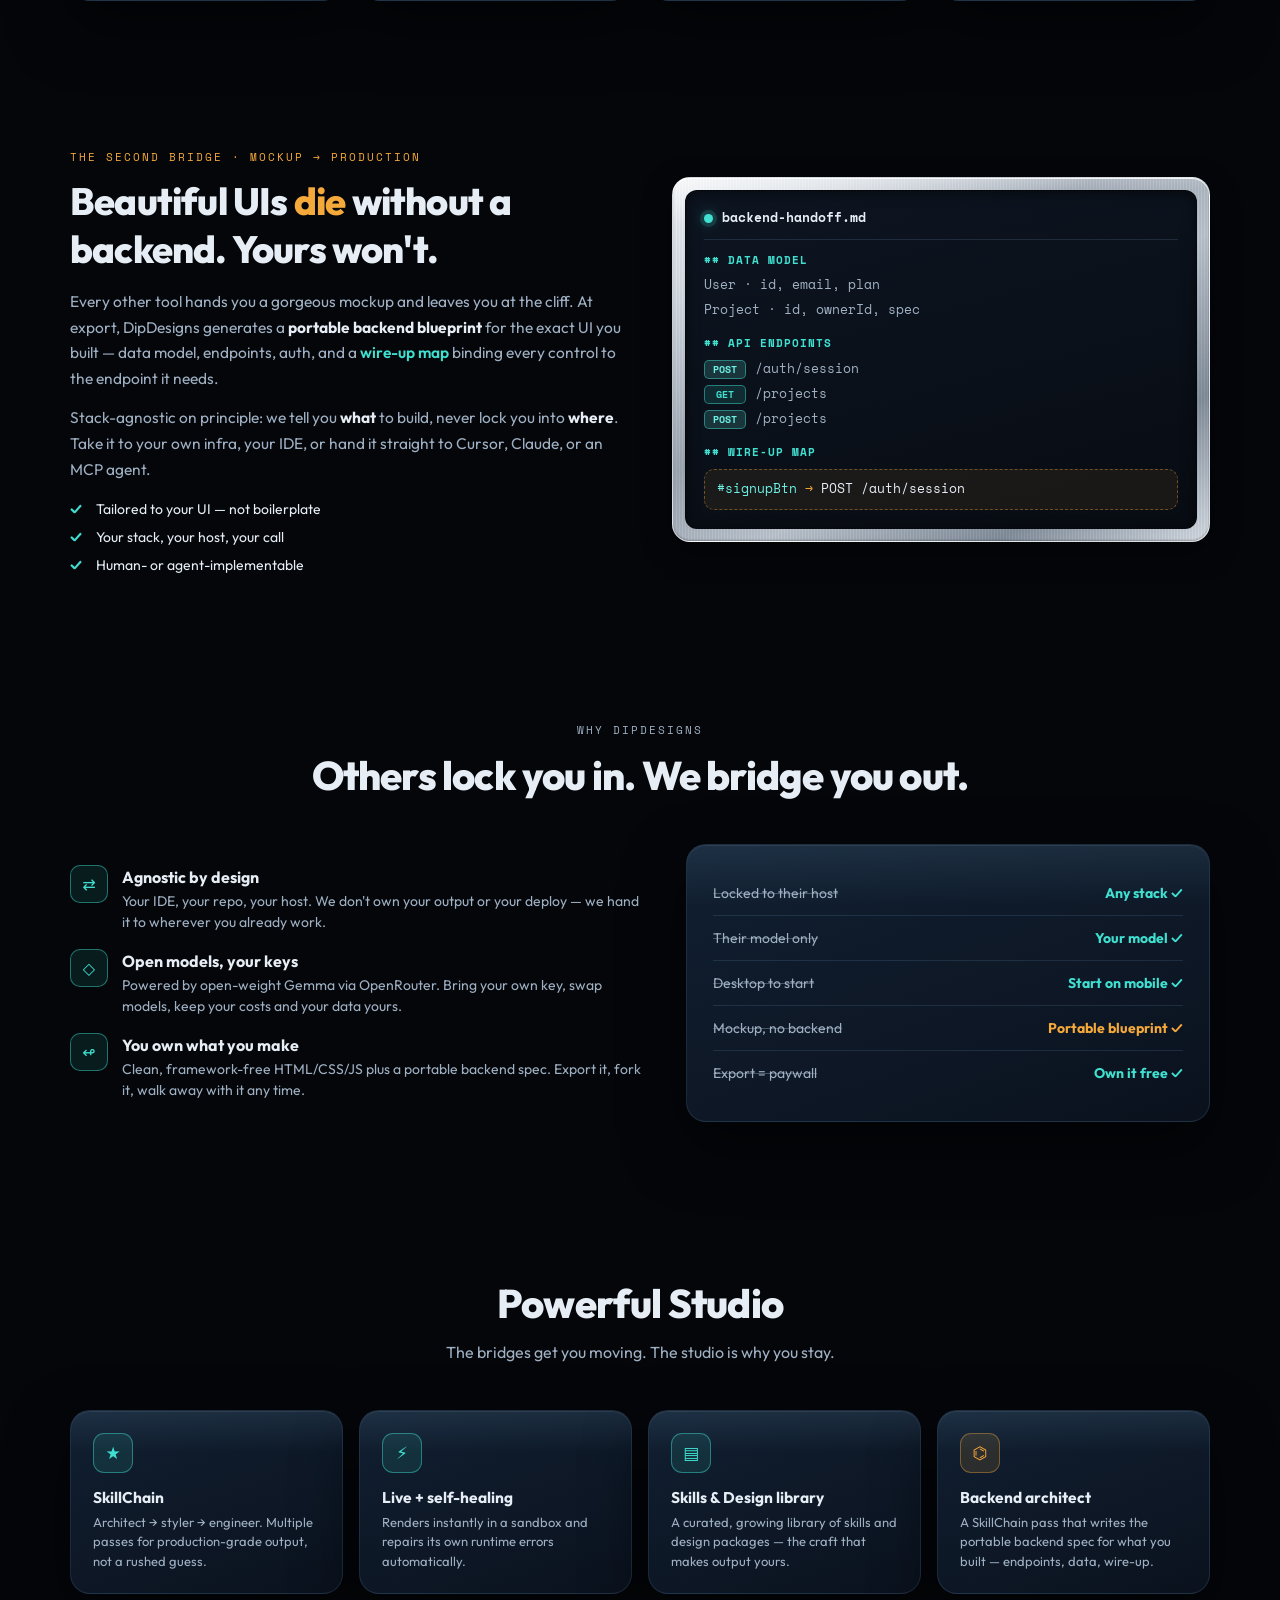
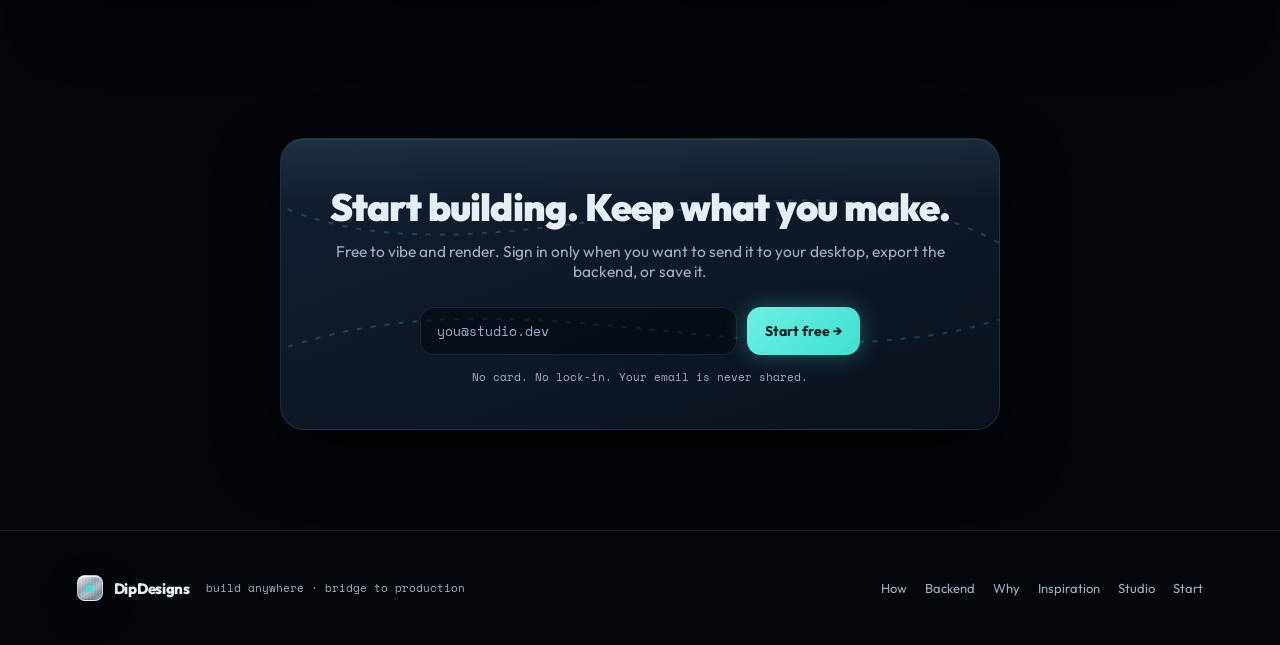
<file: worker/assets/landing.html>
<!DOCTYPE html>
<html lang="en">
<head>
  <meta charset="UTF-8">
  <meta name="viewport" content="width=device-width, initial-scale=1.0">
  <title>DipDesigns — build anywhere, bridge to production</title>
  <link rel="preconnect" href="https://fonts.googleapis.com">
  <link rel="preconnect" href="https://fonts.gstatic.com" crossorigin>
  <link href="https://fonts.googleapis.com/css2?family=Outfit:wght@400;500;600;700;800;900&family=Space+Mono:wght@400;700&display=swap" rel="stylesheet">

  <link rel="stylesheet" href="tokens.css">
  <link rel="stylesheet" href="glazier.css">

  <!-- ===== PAGE ===== -->
  <style>
  html{scroll-behavior:smooth;}
  body{overflow-x:hidden;}
  .wrap{max-width:1140px;margin:0 auto;padding:0 6vw;}
  .bg{position:fixed;inset:0;z-index:0;pointer-events:none;
    background:radial-gradient(1100px 640px at 50% -8%,rgba(63,224,208,.09),transparent 60%),
    radial-gradient(820px 760px at 90% 8%,rgba(246,169,59,.07),transparent 58%),
    radial-gradient(900px 800px at 8% 108%,rgba(36,75,110,.30),transparent 60%),
    linear-gradient(180deg,var(--bg-base),var(--bg-void));}
  .bg::before{content:"";position:absolute;inset:0;
    background-image:linear-gradient(rgba(120,170,210,.045) 1px,transparent 1px),linear-gradient(90deg,rgba(120,170,210,.045) 1px,transparent 1px);
    background-size:46px 46px;-webkit-mask-image:radial-gradient(circle at 50% 28%,#000 18%,transparent 72%);mask-image:radial-gradient(circle at 50% 28%,#000 18%,transparent 72%);}
  .page{position:relative;z-index:1;}

  header{display:flex;align-items:center;gap:18px;padding:18px 6vw;position:sticky;top:0;z-index:20;background:linear-gradient(180deg,rgba(7,11,18,.85),rgba(7,11,18,0));-webkit-backdrop-filter:blur(9px);backdrop-filter:blur(9px);}
  .brand{display:flex;align-items:center;gap:11px;font-weight:800;font-size:17px;letter-spacing:-.3px;}
  .brand .badge{width:30px;height:30px;border-radius:9px;display:grid;place-items:center;}
  .brand .badge .glz-node-dot{width:8px;height:8px;}
  header nav{margin-left:auto;display:flex;gap:6px;align-items:center;}
  header nav a.link{color:var(--ink-on-dark-dim);text-decoration:none;font-size:14px;padding:8px 12px;border-radius:8px;transition:color var(--t-fast);}
  header nav a.link:hover{color:var(--teal);}
  @media(max-width:820px){header nav .link{display:none;}}

  .hero{padding:54px 0 36px;text-align:center;}
  .eyebrow{display:inline-flex;align-items:center;gap:10px;padding:7px 15px;border:1px solid var(--line-dark);border-radius:var(--r-pill);font-family:var(--font-mono);font-size:11px;letter-spacing:2px;color:var(--ink-on-dark-dim);background:rgba(255,255,255,.03);margin-bottom:26px;}
  .eyebrow b{color:var(--teal);font-weight:400;} .eyebrow .amx{color:var(--amber);}
  .hero h1{font-size:clamp(34px,6.2vw,68px);line-height:1.02;font-weight:900;letter-spacing:-1.5px;margin:0 auto 22px;max-width:15ch;}
  .hero h1 .accent{background:linear-gradient(120deg,var(--metal-hi),var(--metal-2) 60%,var(--metal-4));-webkit-background-clip:text;background-clip:text;color:transparent;}
  .hero .sub{max-width:62ch;margin:0 auto 30px;font-size:clamp(15px,2vw,18px);line-height:1.6;color:var(--ink-on-dark-dim);}
  .hero .sub strong{color:var(--ink-on-dark);font-weight:700;}
  .cta-row{display:flex;gap:14px;justify-content:center;flex-wrap:wrap;}
  .trust{display:flex;gap:8px 24px;justify-content:center;flex-wrap:wrap;margin-top:28px;font-family:var(--font-mono);font-size:11.5px;color:var(--ink-on-dark-dim);}
  .trust span{display:inline-flex;align-items:center;gap:7px;}
  .trust .d{width:5px;height:5px;border-radius:50%;background:var(--teal);} .trust .d.a{background:var(--amber);} .trust .d.s{background:var(--metal-1);}

  .hero-viz{display:flex;align-items:center;justify-content:center;margin:52px auto 0;max-width:1000px;}
  .device{flex-shrink:0;padding:10px;}
  .phone{width:196px;height:316px;border-radius:34px;}
  .desktop{flex:1;min-width:0;max-width:580px;height:356px;border-radius:20px;}
  .screen{height:100%;border-radius:24px;background:linear-gradient(165deg,#0c1420,#070b12);border:1px solid rgba(0,0,0,.5);box-shadow:inset 0 2px 14px rgba(0,0,0,.6);padding:14px;overflow:hidden;position:relative;}
  .desktop .screen{border-radius:12px;}
  .scr-tag{font-family:var(--font-mono);font-size:10px;letter-spacing:1px;color:var(--ink-on-dark-dim);display:flex;align-items:center;gap:6px;margin-bottom:10px;}
  .live{margin-left:auto;display:inline-flex;align-items:center;gap:5px;color:var(--amber);} .live i{width:6px;height:6px;border-radius:50%;background:var(--amber);box-shadow:0 0 8px var(--amber-soft);}
  .bubble{background:rgba(4,8,14,.55);border:1px solid var(--line-dark);border-radius:11px;padding:9px 11px;font-size:11.5px;line-height:1.4;color:var(--ink-on-dark);margin-bottom:9px;}
  .bubble.me{border-color:var(--teal-soft);color:var(--teal);background:rgba(63,224,208,.07);}
  .mini-ui{display:flex;flex-direction:column;gap:7px;margin-top:4px;}
  .mini-ui .row{height:12px;border-radius:4px;background:linear-gradient(90deg,rgba(120,170,210,.22),rgba(120,170,210,.05));}
  .mini-ui .row.s{width:55%;} .mini-ui .chip{height:26px;width:88px;border-radius:7px;background:linear-gradient(135deg,var(--teal-bright),var(--teal));box-shadow:0 0 14px var(--teal-soft);}
  .browser-bar{display:flex;align-items:center;gap:6px;margin-bottom:12px;}
  .browser-bar i{width:9px;height:9px;border-radius:50%;background:rgba(255,255,255,.16);display:block;} .browser-bar i:first-child{background:var(--ember);opacity:.7;}
  .browser-bar .url{margin-left:8px;flex:1;height:18px;border-radius:6px;background:rgba(4,8,14,.5);border:1px solid var(--line-dark);}
  .preview-grid{display:grid;grid-template-columns:118px 1fr;gap:12px;height:252px;}
  .preview-grid .side{display:flex;flex-direction:column;gap:8px;}
  .preview-grid .side .nav{height:11px;border-radius:3px;background:rgba(120,170,210,.16);} .preview-grid .side .nav.on{background:var(--teal);box-shadow:0 0 10px var(--teal-soft);width:80%;}
  .cards{display:grid;grid-template-columns:1fr 1fr;gap:10px;}
  .pcard{border:1px solid var(--line-dark);border-radius:10px;background:rgba(8,14,22,.5);padding:12px;display:flex;flex-direction:column;gap:8px;}
  .pcard .big{font-size:20px;font-weight:800;color:var(--ink-on-dark);} .pcard.hot{border-color:var(--amber-soft);box-shadow:0 0 16px var(--amber-faint);} .pcard.hot .big{color:var(--amber);}
  .pcard .ln{height:8px;border-radius:3px;background:rgba(120,170,210,.18);} .pcard .ln.s{width:60%;}
  .bridge{position:relative;flex:1;min-width:60px;max-width:140px;height:120px;display:flex;align-items:center;}
  .bridge .lbl{position:absolute;top:50%;left:50%;transform:translate(-50%,-150%);font-family:var(--font-mono);font-size:10px;letter-spacing:1.5px;color:var(--teal);white-space:nowrap;}
  .packet{position:absolute;top:50%;left:0;width:11px;height:11px;border-radius:50%;margin-top:-5px;background:var(--teal-bright);box-shadow:0 0 10px var(--teal),0 0 20px var(--teal-soft);animation:travel 2.4s var(--ease) infinite;}
  @keyframes travel{0%{left:2%;opacity:0;}12%{opacity:1;}88%{opacity:1;}100%{left:98%;opacity:0;}}
  .viz-cap{font-family:var(--font-mono);font-size:11px;color:var(--ink-on-dark-dim);margin-top:18px;}
  @media(max-width:860px){.hero-viz{flex-direction:column;}.phone{width:180px;height:auto;min-height:240px;}.desktop{width:100%;max-width:440px;height:auto;min-height:280px;flex:none;}.bridge{width:120px;height:80px;transform:rotate(90deg);}}

  section.band{padding:72px 0;position:relative;}
  .sec-head{text-align:center;max-width:62ch;margin:0 auto 44px;}
  .sec-head h2{font-size:clamp(26px,3.6vw,40px);font-weight:800;letter-spacing:-.8px;margin:12px 0 12px;}
  .sec-head p{color:var(--ink-on-dark-dim);font-size:16px;line-height:1.6;margin:0;}

  .steps{display:grid;grid-template-columns:repeat(auto-fit,minmax(220px,1fr));gap:18px;}
  .step{padding:26px 22px;border-radius:var(--r-lg);}
  .step .n{display:inline-flex;align-items:center;justify-content:center;min-width:46px;height:28px;padding:0 10px;border-radius:8px;font-family:var(--font-mono);font-size:12px;font-weight:700;margin-bottom:16px;}
  .step h3{font-size:19px;font-weight:700;margin:0 0 8px;} .step p{color:var(--ink-on-dark-dim);font-size:14px;line-height:1.55;margin:0;}
  .step.w h3{color:var(--ink-on-dark);}

  .wedge2{display:grid;grid-template-columns:1.02fr .98fr;gap:42px;align-items:center;}
  .wedge2-copy h2{font-size:clamp(26px,3.6vw,38px);font-weight:800;letter-spacing:-.8px;margin:12px 0 16px;}
  .wedge2-copy h2 em{font-style:normal;color:var(--amber);}
  .wedge2-copy p{color:var(--ink-on-dark-dim);font-size:15.5px;line-height:1.65;margin:0 0 14px;}
  .wedge2-copy strong{color:var(--ink-on-dark);font-weight:700;} .wedge2-copy .tl{color:var(--teal);font-weight:600;}
  .ticks{list-style:none;padding:0;margin:18px 0 0;display:flex;flex-direction:column;gap:10px;}
  .ticks li{position:relative;padding-left:26px;font-size:14px;color:var(--ink-on-dark);}
  .ticks li::before{content:"\2713";position:absolute;left:0;top:0;color:var(--teal);font-weight:800;}
  .handoff{padding:12px;border-radius:18px;}
  .handoff .doc{background:linear-gradient(165deg,#0c1420,#070b12);border:1px solid rgba(0,0,0,.5);border-radius:12px;box-shadow:inset 0 2px 14px rgba(0,0,0,.55);padding:18px;font-family:var(--font-mono);font-size:12.5px;line-height:1.5;}
  .hd-bar{display:flex;align-items:center;gap:9px;font-weight:700;color:var(--ink-on-dark);padding-bottom:11px;margin-bottom:11px;border-bottom:1px solid var(--line-dark);}
  .hd-sec{color:var(--teal);font-weight:700;margin:13px 0 5px;font-size:10.5px;letter-spacing:1px;}
  .hd-line{color:var(--ink-on-dark-dim);padding:3px 0;display:flex;align-items:center;gap:9px;}
  .m{display:inline-block;min-width:42px;text-align:center;padding:1px 6px;border-radius:5px;font-size:10px;font-weight:700;border:1px solid var(--teal-soft);}
  .m.get{background:rgba(63,224,208,.12);color:var(--teal);} .m.post{background:rgba(107,240,227,.16);color:var(--teal-bright);}
  .hd-wire{margin-top:9px;padding:10px 12px;border:1px dashed var(--amber-soft);border-radius:10px;color:var(--ink-on-dark);background:rgba(246,169,59,.07);display:flex;align-items:center;gap:8px;flex-wrap:wrap;}
  .hd-wire .ar{color:var(--amber);} .hd-wire .el{color:var(--teal-bright);}
  @media(max-width:860px){.wedge2{grid-template-columns:1fr;gap:26px;}}

  .why{display:grid;grid-template-columns:1.1fr 1fr;gap:40px;align-items:center;}
  .why .pts{display:flex;flex-direction:column;gap:16px;}
  .pt{display:flex;gap:14px;align-items:flex-start;}
  .pt .ic{flex-shrink:0;width:38px;height:38px;border-radius:10px;display:grid;place-items:center;background:rgba(63,224,208,.1);border:1px solid var(--teal-soft);color:var(--teal);font-size:16px;}
  .pt h4{margin:2px 0 4px;font-size:16px;font-weight:700;} .pt p{margin:0;color:var(--ink-on-dark-dim);font-size:14px;line-height:1.5;}
  .why .vs{padding:26px;border-radius:var(--r-lg);}
  .vs .row{display:flex;align-items:center;gap:12px;padding:13px 0;border-bottom:1px solid var(--line-dark);font-size:14px;}
  .vs .row:last-child{border-bottom:none;}
  .vs .row .them{color:var(--ink-on-dark-dim);text-decoration:line-through;text-decoration-color:rgba(159,176,195,.4);}
  .vs .row .us{color:var(--teal);font-weight:700;margin-left:auto;}
  @media(max-width:860px){.why{grid-template-columns:1fr;gap:26px;}}

  .feat{display:grid;grid-template-columns:repeat(auto-fit,minmax(210px,1fr));gap:16px;}
  .fcard{padding:22px;border-radius:var(--r-lg);}
  .fcard .ic{width:40px;height:40px;border-radius:11px;display:grid;place-items:center;background:rgba(63,224,208,.1);border:1px solid var(--teal-soft);color:var(--teal);margin-bottom:14px;font-size:17px;}
  .fcard h4{margin:0 0 6px;font-size:15.5px;font-weight:700;} .fcard p{margin:0;color:var(--ink-on-dark-dim);font-size:13px;line-height:1.5;}

  .final{text-align:center;padding:44px 28px;border-radius:24px;max-width:720px;margin:0 auto;overflow:hidden;position:relative;}
  .final h2{font-size:clamp(26px,4vw,38px);font-weight:900;letter-spacing:-.8px;margin:0 0 10px;}
  .final p{color:var(--ink-on-dark-dim);margin:0 0 26px;font-size:15.5px;}
  .capture{display:flex;gap:10px;max-width:440px;margin:0 auto;flex-wrap:wrap;}
  .capture .glz-field{flex:1;min-width:200px;}
  .final .fine{margin-top:14px;font-family:var(--font-mono);font-size:11px;color:var(--ink-on-dark-dim);}

  footer{padding:44px 6vw;border-top:1px solid var(--line-dark);margin-top:28px;display:flex;flex-wrap:wrap;gap:16px;align-items:center;color:var(--ink-on-dark-dim);font-size:13px;}
  footer .brand{font-size:15px;color:var(--ink-on-dark);}
  footer .by{font-family:var(--font-mono);font-size:11px;}
  footer nav{margin-left:auto;display:flex;gap:18px;}
  footer a{color:var(--ink-on-dark-dim);text-decoration:none;} footer a:hover{color:var(--teal);}
  </style>
</head>
<body class="glz-body">
  <div class="bg"></div>
  <div class="page">

    <header>
      <div class="brand">
        <span class="badge glz-surface-metal"><span class="glz-node-dot"></span></span>
        DipDesigns
      </div>
      <nav>
        <a class="link" href="#how">How it works</a>
        <a class="link" href="#ship">Backend</a>
        <a class="link" href="#why">Why</a>
        <a class="link" href="/inspiration.html">Inspiration</a>
        <a class="link" href="#studio">Studio</a>
        <a class="glz-btn" href="/signin.html">Sign in</a>
        <a class="glz-btn glz-btn-primary" href="/signin.html">Start building</a>
      </nav>
    </header>

    <!-- HERO -->
    <section class="hero wrap">
      <span class="eyebrow"><span class="amx">&#9670;</span> BUILD ANYWHERE <b>·</b> BRIDGE TO PRODUCTION</span>
      <h1>Vibe it on your phone.<br>It's on your <span class="accent">desktop</span> before you sit down.</h1>
      <p class="sub">DipDesigns turns plain English into live, working UI — from your phone or your desk. Then, at export, it hands you a <strong>portable backend blueprint</strong> to make it real in the stack you already use. No lock-in. No copy-paste. No mockup graveyard.</p>
      <div class="cta-row">
        <a class="glz-btn glz-btn-primary" href="/signin.html">Start building — free</a>
        <a class="glz-btn glz-btn-metal" href="#how">Watch the 20-sec demo</a>
      </div>
      <div class="trust">
        <span><span class="d s"></span> Build from any device</span>
        <span><span class="d a"></span> Portable backend blueprint</span>
        <span><span class="d"></span> Your keys · your stack</span>
      </div>

      <div class="hero-viz">
        <div class="device phone glz-surface-metal">
          <div class="screen">
            <div class="scr-tag"><span class="glz-node-dot" style="width:6px;height:6px;"></span> PHONE <span class="live"><i></i>LIVE</span></div>
            <div class="bubble me">build me a pricing page — 3 tiers, dark, teal accents</div>
            <div class="bubble">On it — rendering &#8595;</div>
            <div class="mini-ui"><div class="row"></div><div class="row s"></div><div class="chip"></div></div>
          </div>
        </div>

        <div class="bridge" aria-hidden="true">
          <span class="lbl">webhook &#8594;</span>
          <svg class="glz-electric-line" viewBox="0 0 140 30" preserveAspectRatio="none"><path d="M2,15 C 46,2 94,28 138,15"/></svg>
          <span class="packet"></span>
        </div>

        <div class="device desktop glz-surface-metal">
          <div class="screen">
            <div class="browser-bar"><i></i><i></i><i></i><span class="url"></span></div>
            <div class="preview-grid">
              <div class="side"><div class="nav on"></div><div class="nav"></div><div class="nav"></div><div class="nav"></div><div class="nav"></div></div>
              <div class="cards">
                <div class="pcard"><span class="big">$0</span><div class="ln"></div><div class="ln s"></div></div>
                <div class="pcard"><span class="big">$12</span><div class="ln"></div><div class="ln s"></div></div>
                <div class="pcard"><span class="big">$29</span><div class="ln"></div><div class="ln s"></div></div>
                <div class="pcard hot"><span class="big">Pro</span><div class="ln"></div><div class="ln s"></div></div>
              </div>
            </div>
          </div>
        </div>
      </div>
      <p class="viz-cap">&#8593; silver-framed devices, one teal thread — your build crosses from phone to desk, live</p>
    </section>

    <!-- HOW IT WORKS -->
    <section class="band wrap" id="how">
      <div class="sec-head">
        <span class="glz-label-mono">two bridges · zero copy-paste</span>
        <h2>Most tools hand you a mockup and walk away.</h2>
        <p>DipDesigns carries your build across both bridges — to your desk, and into production.</p>
      </div>
      <div class="steps">
        <div class="step glz-surface-glass"><div class="n glz-surface-metal glz-text-readable">01</div><h3>Vibe it</h3><p>Phone or desk, plain English &#8594; live UI. Gemma builds it in your browser as you type.</p></div>
        <div class="step glz-surface-glass"><div class="n glz-surface-metal glz-text-readable">02</div><h3>Bridge to your desk</h3><p>One webhook fires the build to your endpoint — IDE, repo, CI, inbox. It's waiting when you sit down.</p></div>
        <div class="step w glz-surface-glass"><div class="n glz-surface-metal glz-text-readable">03</div><h3>Get the blueprint</h3><p>At export, a portable <span style="color:var(--amber);">backend spec</span> for that exact UI — data model, endpoints, wire-up.</p></div>
        <div class="step glz-surface-glass"><div class="n glz-surface-metal glz-text-readable">04</div><h3>Ship in your stack</h3><p>Implement it yourself or hand it to your AI agent. Your infra, your host, your call.</p></div>
      </div>
    </section>

    <!-- WEDGE #2: BACKEND-HANDOFF -->
    <section class="band wrap" id="ship">
      <div class="wedge2">
        <div class="wedge2-copy">
          <span class="glz-label-mono" style="color:var(--amber);">the second bridge · mockup &#8594; production</span>
          <h2>Beautiful UIs <em>die</em> without a backend. Yours won't.</h2>
          <p>Every other tool hands you a gorgeous mockup and leaves you at the cliff. At export, DipDesigns generates a <strong>portable backend blueprint</strong> for the exact UI you built — data model, endpoints, auth, and a <span class="tl">wire-up map</span> binding every control to the endpoint it needs.</p>
          <p>Stack-agnostic on principle: we tell you <strong>what</strong> to build, never lock you into <strong>where</strong>. Take it to your own infra, your IDE, or hand it straight to Cursor, Claude, or an MCP agent.</p>
          <ul class="ticks">
            <li>Tailored to your UI — not boilerplate</li>
            <li>Your stack, your host, your call</li>
            <li>Human- or agent-implementable</li>
          </ul>
        </div>
        <div class="wedge2-viz">
          <div class="handoff glz-surface-metal">
            <div class="doc">
              <div class="hd-bar"><span class="glz-node-dot"></span> backend-handoff.md</div>
              <div class="hd-sec">## DATA MODEL</div>
              <div class="hd-line">User · id, email, plan</div>
              <div class="hd-line">Project · id, ownerId, spec</div>
              <div class="hd-sec">## API ENDPOINTS</div>
              <div class="hd-line"><span class="m post">POST</span> /auth/session</div>
              <div class="hd-line"><span class="m get">GET</span> /projects</div>
              <div class="hd-line"><span class="m post">POST</span> /projects</div>
              <div class="hd-sec">## WIRE-UP MAP</div>
              <div class="hd-wire"><span class="el">#signupBtn</span> <span class="ar">&#8594;</span> POST /auth/session</div>
            </div>
          </div>
        </div>
      </div>
    </section>

    <!-- WHY -->
    <section class="band wrap" id="why">
      <div class="sec-head"><span class="glz-label-mono">why dipdesigns</span><h2>Others lock you in. We bridge you out.</h2></div>
      <div class="why">
        <div class="pts">
          <div class="pt"><span class="ic">&#8644;</span><div><h4>Agnostic by design</h4><p>Your IDE, your repo, your host. We don't own your output or your deploy — we hand it to wherever you already work.</p></div></div>
          <div class="pt"><span class="ic">&#9671;</span><div><h4>Open models, your keys</h4><p>Powered by open-weight Gemma via OpenRouter. Bring your own key, swap models, keep your costs and your data yours.</p></div></div>
          <div class="pt"><span class="ic">&#8619;</span><div><h4>You own what you make</h4><p>Clean, framework-free HTML/CSS/JS plus a portable backend spec. Export it, fork it, walk away with it any time.</p></div></div>
        </div>
        <div class="vs glz-surface-glass">
          <div class="row"><span class="them">Locked to their host</span> <span class="us">Any stack &#10003;</span></div>
          <div class="row"><span class="them">Their model only</span> <span class="us">Your model &#10003;</span></div>
          <div class="row"><span class="them">Desktop to start</span> <span class="us">Start on mobile &#10003;</span></div>
          <div class="row"><span class="them">Mockup, no backend</span> <span class="us" style="color:var(--amber);">Portable blueprint &#10003;</span></div>
          <div class="row"><span class="them">Export = paywall</span> <span class="us">Own it free &#10003;</span></div>
        </div>
      </div>
    </section>

    <!-- STUDIO -->
    <section class="band wrap" id="studio">
      <div class="sec-head"><h2>Powerful Studio</h2><p>The bridges get you moving. The studio is why you stay.</p></div>
      <div class="feat">
        <div class="fcard glz-surface-glass"><div class="ic">&#9733;</div><h4>SkillChain</h4><p>Architect &#8594; styler &#8594; engineer. Multiple passes for production-grade output, not a rushed guess.</p></div>
        <div class="fcard glz-surface-glass"><div class="ic">&#9889;</div><h4>Live + self-healing</h4><p>Renders instantly in a sandbox and repairs its own runtime errors automatically.</p></div>
        <div class="fcard glz-surface-glass"><div class="ic">&#9636;</div><h4>Skills &amp; Design library</h4><p>A curated, growing library of skills and design packages — the craft that makes output yours.</p></div>
        <div class="fcard glz-surface-glass"><div class="ic" style="background:rgba(246,169,59,.12);border-color:var(--amber-soft);color:var(--amber);">&#9004;</div><h4>Backend architect</h4><p>A SkillChain pass that writes the portable backend spec for what you built — endpoints, data, wire-up.</p></div>
      </div>
    </section>

    <!-- FINAL CTA -->
    <section class="band wrap" id="start">
      <div class="final glz-surface-glass">
        <svg class="glz-electric-line" viewBox="0 0 720 200" preserveAspectRatio="none" aria-hidden="true" style="opacity:.45;"><path class="glz-slow" d="M-20,40 C 200,120 520,-20 740,80"/><path class="glz-slow" d="M-20,150 C 240,80 500,180 740,120"/></svg>
        <div style="position:relative;z-index:2;">
          <h2>Start building. Keep what you make.</h2>
          <p>Free to vibe and render. Sign in only when you want to send it to your desktop, export the backend, or save it.</p>
          <form class="capture" onsubmit="return false;">
            <input class="glz-field" type="email" placeholder="you@studio.dev" aria-label="email">
            <button class="glz-btn glz-btn-primary" type="submit">Start free &#8594;</button>
          </form>
          <div class="fine">No card. No lock-in. Your email is never shared.</div>
        </div>
      </div>
    </section>

    <footer>
      <div class="brand"><span class="badge glz-surface-metal" style="width:26px;height:26px;border-radius:8px;"><span class="glz-node-dot" style="width:7px;height:7px;"></span></span> DipDesigns</div>
      <span class="by">build anywhere · bridge to production</span>
      <nav><a href="#how">How</a><a href="#ship">Backend</a><a href="#why">Why</a><a href="/inspiration.html">Inspiration</a><a href="#studio">Studio</a><a href="#start">Start</a></nav>
    </footer>

  </div>
</body>
</html>
</file>
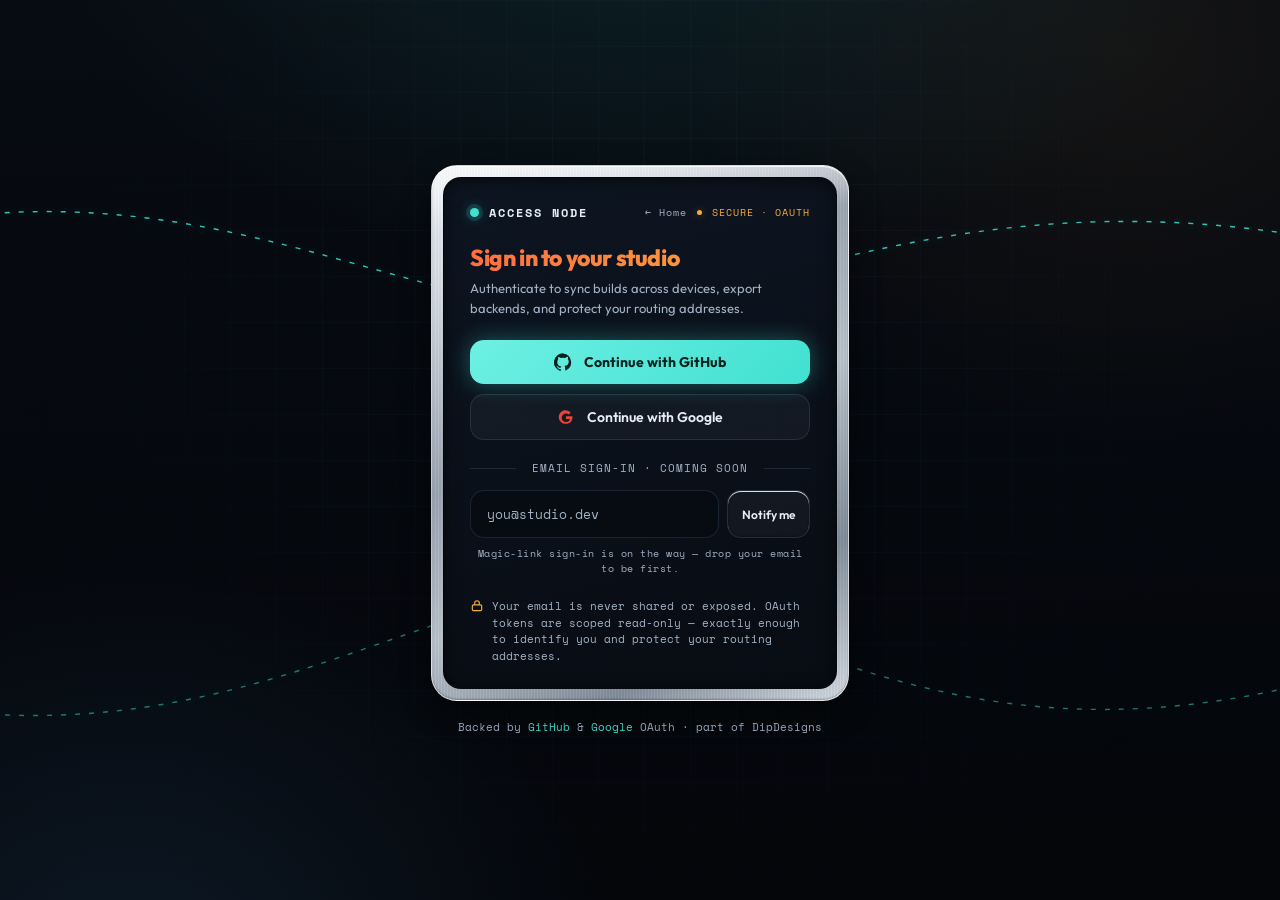
<file: worker/assets/signin.html>
<!DOCTYPE html>
<html lang="en">
<head>
  <meta charset="UTF-8">
  <meta name="viewport" content="width=device-width, initial-scale=1.0">
  <title>Access Node — DipDesigns</title>
  <link rel="preconnect" href="https://fonts.googleapis.com">
  <link rel="preconnect" href="https://fonts.gstatic.com" crossorigin>
  <link href="https://fonts.googleapis.com/css2?family=Outfit:wght@400;500;600;700;800;900&family=Space+Mono:wght@400;700&display=swap" rel="stylesheet">

  <link rel="stylesheet" href="tokens.css">
  <link rel="stylesheet" href="glazier.css">

  <!-- ===== PAGE (layout only) ===== -->
  <style>
  body{overflow-x:hidden;}
  .bg{position:fixed;inset:0;z-index:0;pointer-events:none;
    background:radial-gradient(1000px 600px at 50% -10%,rgba(63,224,208,.10),transparent 60%),
    radial-gradient(760px 680px at 88% 6%,rgba(246,169,59,.06),transparent 58%),
    radial-gradient(820px 720px at 10% 110%,rgba(36,75,110,.28),transparent 60%),
    linear-gradient(180deg,var(--bg-base),var(--bg-void));}
  .bg::before{content:"";position:absolute;inset:0;background-image:linear-gradient(rgba(120,170,210,.045) 1px,transparent 1px),linear-gradient(90deg,rgba(120,170,210,.045) 1px,transparent 1px);background-size:46px 46px;-webkit-mask-image:radial-gradient(circle at 50% 40%,#000 22%,transparent 76%);mask-image:radial-gradient(circle at 50% 40%,#000 22%,transparent 76%);}
  .auth-wrap{position:relative;z-index:2;min-height:100vh;display:grid;place-items:center;padding:24px;}
  .stack{width:100%;max-width:418px;}
  .node{padding:11px;border-radius:26px;}
  .screen{background:linear-gradient(165deg,#0c1420,#070b12);border:1px solid rgba(0,0,0,.5);border-radius:18px;box-shadow:inset 0 2px 16px rgba(0,0,0,.6);padding:26px 26px 24px;color:var(--ink-on-dark);}
  .node-bar{display:flex;align-items:center;gap:10px;margin-bottom:22px;}
  .node-bar .ttl{font-family:var(--font-mono);font-weight:700;letter-spacing:2px;font-size:12px;color:var(--ink-on-dark);}
  .node-bar .meta{margin-left:auto;font-family:var(--font-mono);font-size:10px;letter-spacing:1px;color:var(--amber);display:inline-flex;align-items:center;gap:6px;}
  .node-bar .meta i{width:5px;height:5px;border-radius:50%;background:var(--amber);box-shadow:0 0 8px var(--amber-soft);}
  h1{font-size:23px;font-weight:800;margin:0 0 6px;letter-spacing:-.4px;
     color:var(--amber);
     background:linear-gradient(120deg,var(--ember),var(--amber));
     -webkit-background-clip:text;background-clip:text;-webkit-text-fill-color:transparent;}
  .sub{color:var(--ink-on-dark-dim);font-size:13px;line-height:1.55;margin:0 0 22px;}
  .glz-btn + .glz-btn{margin-top:10px;}
  .glz-divider{margin:20px 0 14px;}
  .email-row{display:flex;gap:8px;}
  .email-row .glz-field{flex:1;}
  .email-row .glz-btn{flex-shrink:0;padding:13px 14px;font-size:12px;}
  .soon{font-family:var(--font-mono);font-size:10px;color:var(--ink-on-dark-dim);margin:8px 0 0;text-align:center;letter-spacing:.5px;}
  .security{display:flex;gap:8px;align-items:flex-start;margin:22px 0 0;font-size:11px;line-height:1.5;color:var(--ink-on-dark-dim);font-family:var(--font-mono);}
  .security svg{width:14px;height:14px;flex-shrink:0;margin-top:1px;color:var(--amber);}
  .cap{text-align:center;font-family:var(--font-mono);font-size:11px;color:var(--ink-on-dark-dim);margin:18px 0 0;}
  .cap b{color:var(--teal);font-weight:400;}
  </style>
</head>
<body class="glz-body">
  <div class="bg"></div>
  <svg class="glz-electric-line" viewBox="0 0 1440 900" preserveAspectRatio="xMidYMid slice" aria-hidden="true" style="z-index:1;">
    <path d="M-40,230 C 320,150 540,360 760,300 S 1180,180 1500,260"/>
    <path class="glz-slow" d="M-40,700 C 360,780 560,520 780,610 S 1180,760 1500,650"/>
  </svg>

  <main class="auth-wrap">
    <div class="stack">
      <section class="node glz-surface-metal" aria-label="Sign in">
        <div class="screen">
          <div class="node-bar">
            <span class="glz-node-dot" aria-hidden="true"></span>
            <span class="ttl">ACCESS NODE</span>
            <span class="meta" style="display:flex;gap:10px;"><a href="/" style="color:var(--ink-on-dark-dim);text-decoration:none;">← Home</a><i></i>SECURE · OAUTH</span>
          </div>

          <h1>Sign in to your studio</h1>
          <p class="sub">Authenticate to sync builds across devices, export backends, and protect your routing addresses.</p>

          <button class="glz-btn glz-btn-primary glz-btn-block" id="gh">
            <svg viewBox="0 0 24 24" fill="#04201d"><path d="M12 .5a12 12 0 0 0-3.8 23.4c.6.1.8-.3.8-.6v-2c-3.3.7-4-1.6-4-1.6-.6-1.4-1.3-1.8-1.3-1.8-1.1-.7 0-.7 0-.7 1.2 0 1.9 1.2 1.9 1.2 1.1 1.8 2.8 1.3 3.5 1 .1-.8.4-1.3.8-1.6-2.7-.3-5.5-1.3-5.5-5.9 0-1.3.5-2.4 1.2-3.2 0-.4-.5-1.6.2-3.2 0 0 1-.3 3.3 1.2a11.5 11.5 0 0 1 6 0C17.3 4.7 18.3 5 18.3 5c.7 1.6.2 2.8.1 3.2.8.8 1.2 1.9 1.2 3.2 0 4.6-2.8 5.6-5.5 5.9.4.4.8 1.1.8 2.2v3.3c0 .3.2.7.8.6A12 12 0 0 0 12 .5Z"/></svg>
            Continue with GitHub
          </button>
          <button class="glz-btn glz-btn-block" id="go">
            <svg viewBox="0 0 24 24"><path fill="#EA4335" d="M12 11v3.8h5.3c-.2 1.4-1.6 4-5.3 4a5.8 5.8 0 0 1 0-11.6c1.8 0 3 .8 3.7 1.4l2.5-2.4A9 9 0 1 0 12 21c5.2 0 8.6-3.6 8.6-8.7 0-.6 0-1-.2-1.3H12Z"/></svg>
            Continue with Google
          </button>

          <div class="glz-divider">EMAIL SIGN-IN · COMING SOON</div>
          <div class="email-row">
            <input class="glz-field" id="email" type="email" placeholder="you@studio.dev" autocomplete="email" spellcheck="false">
            <button class="glz-btn glz-btn-metal" id="notify">Notify me</button>
          </div>
          <p class="soon" id="notifyMsg">Magic-link sign-in is on the way — drop your email to be first.</p>

          <p class="security">
            <svg viewBox="0 0 24 24" fill="none" stroke="currentColor" stroke-width="2"><rect x="4" y="10" width="16" height="10" rx="2"/><path d="M8 10V7a4 4 0 0 1 8 0v3"/></svg>
            Your email is never shared or exposed. OAuth tokens are scoped read-only — exactly enough to identify you and protect your routing addresses.
          </p>
        </div>
      </section>
      <p class="cap">Backed by <b>GitHub</b> &amp; <b>Google</b> OAuth · part of DipDesigns</p>
    </div>
  </main>

  <script>
    function workerBase(){ return (localStorage.getItem('webhooks_email_worker') || window.location.origin).replace(/\/+$/, ''); }
    function startOAuth(p){ var r = '/studio'; var s = new URLSearchParams(window.location.search); if (s.get('redirect')) r = s.get('redirect'); window.location.href = workerBase() + '/api/auth/' + p + '?redirect=' + encodeURIComponent(r); }
    document.getElementById('gh').onclick = function(){ startOAuth('github'); };
    document.getElementById('go').onclick = function(){ startOAuth('google'); };
    document.getElementById('notify').onclick = function(){
      var e = document.getElementById('email').value.trim();
      var msg = document.getElementById('notifyMsg');
      if (e && /.+@.+\..+/.test(e)) { msg.textContent = '\u2713 You are on the list — we will email when magic-link is live.'; msg.style.color = 'var(--teal)'; }
      else { msg.textContent = 'Enter a valid email to join the magic-link waitlist.'; msg.style.color = 'var(--amber)'; }
    };
  </script>
</body>
</html>
</file>
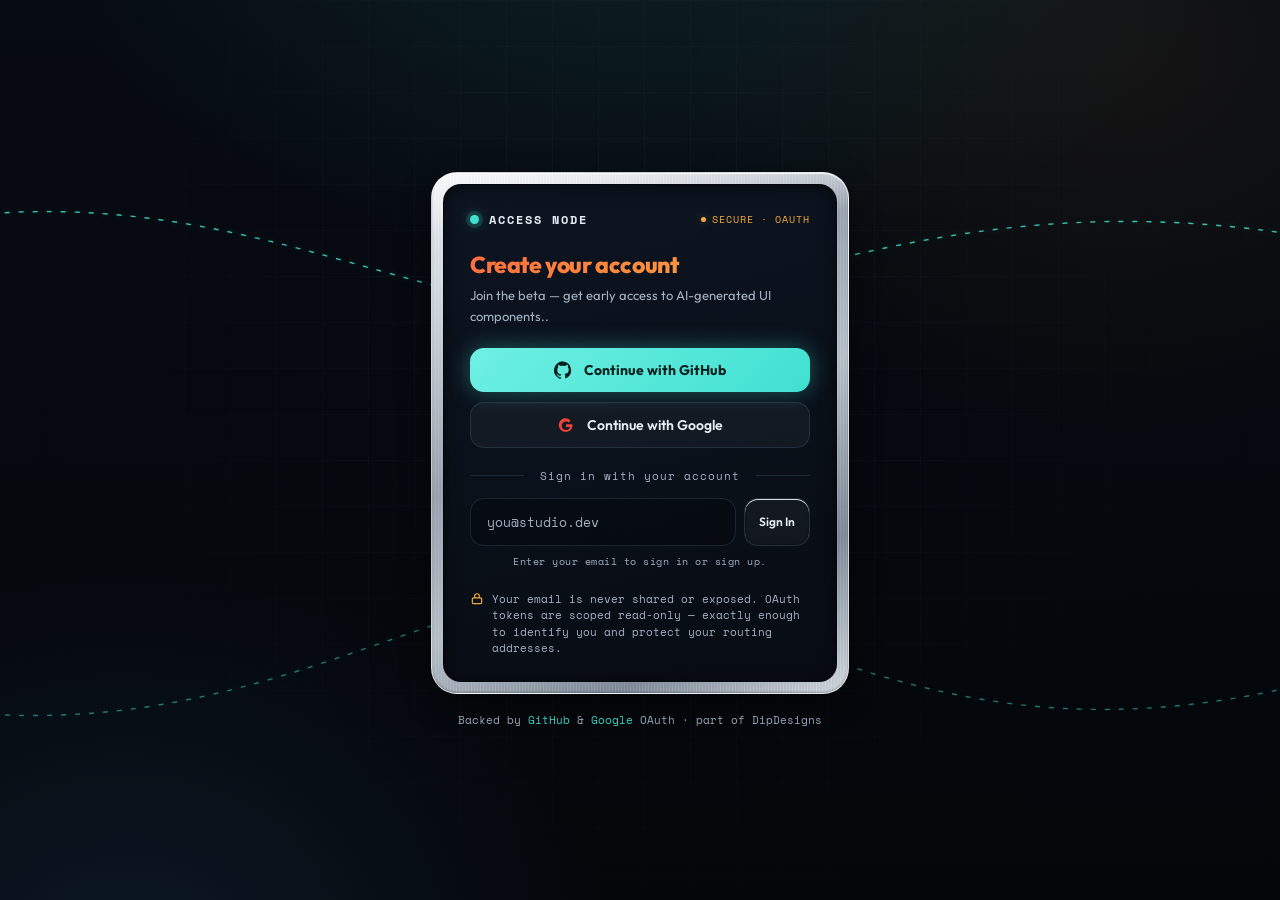
<file: worker/assets/signup.html>
<!DOCTYPE html>
<html lang="en">
<head>
  <meta charset="UTF-8">
  <meta name="viewport" content="width=device-width, initial-scale=1.0">
  <title>Access Node — DipDesigns</title>
  <link rel="preconnect" href="https://fonts.googleapis.com">
  <link rel="preconnect" href="https://fonts.gstatic.com" crossorigin>
  <link href="https://fonts.googleapis.com/css2?family=Outfit:wght@400;500;600;700;800;900&family=Space+Mono:wght@400;700&display=swap" rel="stylesheet">

  <link rel="stylesheet" href="tokens.css">
  <link rel="stylesheet" href="glazier.css">

  <!-- ===== PAGE (layout only) ===== -->
  <style>
  body{overflow-x:hidden;}
  .bg{position:fixed;inset:0;z-index:0;pointer-events:none;
    background:radial-gradient(1000px 600px at 50% -10%,rgba(63,224,208,.10),transparent 60%),
    radial-gradient(760px 680px at 88% 6%,rgba(246,169,59,.06),transparent 58%),
    radial-gradient(820px 720px at 10% 110%,rgba(36,75,110,.28),transparent 60%),
    linear-gradient(180deg,var(--bg-base),var(--bg-void));}
  .bg::before{content:"";position:absolute;inset:0;background-image:linear-gradient(rgba(120,170,210,.045) 1px,transparent 1px),linear-gradient(90deg,rgba(120,170,210,.045) 1px,transparent 1px);background-size:46px 46px;-webkit-mask-image:radial-gradient(circle at 50% 40%,#000 22%,transparent 76%);mask-image:radial-gradient(circle at 50% 40%,#000 22%,transparent 76%);}
  .auth-wrap{position:relative;z-index:2;min-height:100vh;display:grid;place-items:center;padding:24px;}
  .stack{width:100%;max-width:418px;}
  .node{padding:11px;border-radius:26px;}
  .screen{background:linear-gradient(165deg,#0c1420,#070b12);border:1px solid rgba(0,0,0,.5);border-radius:18px;box-shadow:inset 0 2px 16px rgba(0,0,0,.6);padding:26px 26px 24px;color:var(--ink-on-dark);}
  .node-bar{display:flex;align-items:center;gap:10px;margin-bottom:22px;}
  .node-bar .ttl{font-family:var(--font-mono);font-weight:700;letter-spacing:2px;font-size:12px;color:var(--ink-on-dark);}
  .node-bar .meta{margin-left:auto;font-family:var(--font-mono);font-size:10px;letter-spacing:1px;color:var(--amber);display:inline-flex;align-items:center;gap:6px;}
  .node-bar .meta i{width:5px;height:5px;border-radius:50%;background:var(--amber);box-shadow:0 0 8px var(--amber-soft);}
  h1{font-size:23px;font-weight:800;margin:0 0 6px;letter-spacing:-.4px;
     color:var(--amber);
     background:linear-gradient(120deg,var(--ember),var(--amber));
     -webkit-background-clip:text;background-clip:text;-webkit-text-fill-color:transparent;}
  .sub{color:var(--ink-on-dark-dim);font-size:13px;line-height:1.55;margin:0 0 22px;}
  .glz-btn + .glz-btn{margin-top:10px;}
  .glz-divider{margin:20px 0 14px;}
  .email-row{display:flex;gap:8px;}
  .email-row .glz-field{flex:1;}
  .email-row .glz-btn{flex-shrink:0;padding:13px 14px;font-size:12px;}
  .soon{font-family:var(--font-mono);font-size:10px;color:var(--ink-on-dark-dim);margin:8px 0 0;text-align:center;letter-spacing:.5px;}
  .security{display:flex;gap:8px;align-items:flex-start;margin:22px 0 0;font-size:11px;line-height:1.5;color:var(--ink-on-dark-dim);font-family:var(--font-mono);}
  .security svg{width:14px;height:14px;flex-shrink:0;margin-top:1px;color:var(--amber);}
  .cap{text-align:center;font-family:var(--font-mono);font-size:11px;color:var(--ink-on-dark-dim);margin:18px 0 0;}
  .cap b{color:var(--teal);font-weight:400;}
  </style>
</head>
<body class="glz-body">
  <div class="bg"></div>
  <svg class="glz-electric-line" viewBox="0 0 1440 900" preserveAspectRatio="xMidYMid slice" aria-hidden="true" style="z-index:1;">
    <path d="M-40,230 C 320,150 540,360 760,300 S 1180,180 1500,260"/>
    <path class="glz-slow" d="M-40,700 C 360,780 560,520 780,610 S 1180,760 1500,650"/>
  </svg>

  <main class="auth-wrap">
    <div class="stack">
      <section class="node glz-surface-metal" aria-label="Sign in">
        <div class="screen">
          <div class="node-bar">
            <span class="glz-node-dot" aria-hidden="true"></span>
            <span class="ttl">ACCESS NODE</span>
            <span class="meta"><i></i>SECURE · OAUTH</span>
          </div>

          <h1>Create your account</h1>
          <p class="sub">Join the beta — get early access to AI-generated UI components..</p>

          <button class="glz-btn glz-btn-primary glz-btn-block" id="gh">
            <svg viewBox="0 0 24 24" fill="#04201d"><path d="M12 .5a12 12 0 0 0-3.8 23.4c.6.1.8-.3.8-.6v-2c-3.3.7-4-1.6-4-1.6-.6-1.4-1.3-1.8-1.3-1.8-1.1-.7 0-.7 0-.7 1.2 0 1.9 1.2 1.9 1.2 1.1 1.8 2.8 1.3 3.5 1 .1-.8.4-1.3.8-1.6-2.7-.3-5.5-1.3-5.5-5.9 0-1.3.5-2.4 1.2-3.2 0-.4-.5-1.6.2-3.2 0 0 1-.3 3.3 1.2a11.5 11.5 0 0 1 6 0C17.3 4.7 18.3 5 18.3 5c.7 1.6.2 2.8.1 3.2.8.8 1.2 1.9 1.2 3.2 0 4.6-2.8 5.6-5.5 5.9.4.4.8 1.1.8 2.2v3.3c0 .3.2.7.8.6A12 12 0 0 0 12 .5Z"/></svg>
            Continue with GitHub
          </button>
          <button class="glz-btn glz-btn-block" id="go">
            <svg viewBox="0 0 24 24"><path fill="#EA4335" d="M12 11v3.8h5.3c-.2 1.4-1.6 4-5.3 4a5.8 5.8 0 0 1 0-11.6c1.8 0 3 .8 3.7 1.4l2.5-2.4A9 9 0 1 0 12 21c5.2 0 8.6-3.6 8.6-8.7 0-.6 0-1-.2-1.3H12Z"/></svg>
            Continue with Google
          </button>

          <div class="glz-divider">Sign in with your account</div>
          <div class="email-row">
            <input class="glz-field" id="email" type="email" placeholder="you@studio.dev" autocomplete="email" spellcheck="false">
            <button class="glz-btn glz-btn-metal" id="notify">Sign In</button>
          </div>
          <p class="soon" id="notifyMsg">Enter your email to sign in or sign up.</p>

          <p class="security">
            <svg viewBox="0 0 24 24" fill="none" stroke="currentColor" stroke-width="2"><rect x="4" y="10" width="16" height="10" rx="2"/><path d="M8 10V7a4 4 0 0 1 8 0v3"/></svg>
            Your email is never shared or exposed. OAuth tokens are scoped read-only — exactly enough to identify you and protect your routing addresses.
          </p>
        </div>
      </section>
      <p class="cap">Backed by <b>GitHub</b> &amp; <b>Google</b> OAuth · part of DipDesigns</p>
    </div>
  </main>

  <script>
    function workerBase(){ return (localStorage.getItem('webhooks_email_worker') || window.location.origin).replace(/\/+$/, ''); }
    function startOAuth(p){ var r = '/studio'; var s = new URLSearchParams(window.location.search); if (s.get('redirect')) r = s.get('redirect'); window.location.href = workerBase() + '/api/auth/' + p + '?redirect=' + encodeURIComponent(r); }
    document.getElementById('gh').onclick = function(){ startOAuth('github'); };
    document.getElementById('go').onclick = function(){ startOAuth('google'); };
    document.getElementById('notify').onclick = function(){
      var e = document.getElementById('email').value.trim();
      var msg = document.getElementById('notifyMsg');
      if (e && /.+@.+\..+/.test(e)) { msg.textContent = '\u2713 Check your email for a sign-in link.'; msg.style.color = 'var(--teal)'; }
      else { msg.textContent = 'Enter a valid email to join the magic-link waitlist.'; msg.style.color = 'var(--amber)'; }
    };
  
    // Store email for beta list before OAuth redirect
    async function storeEmailForBeta(email) {
      try {
        await fetch('/api/beta-signup', {
          method: 'POST',
          headers: { 'Content-Type': 'application/json' },
          body: JSON.stringify({ email, source: 'signup_page', timestamp: Date.now() })
        });
      } catch (e) { console.log('Beta email stored locally'); }
    }
</script>
</body>
</html>
</file>
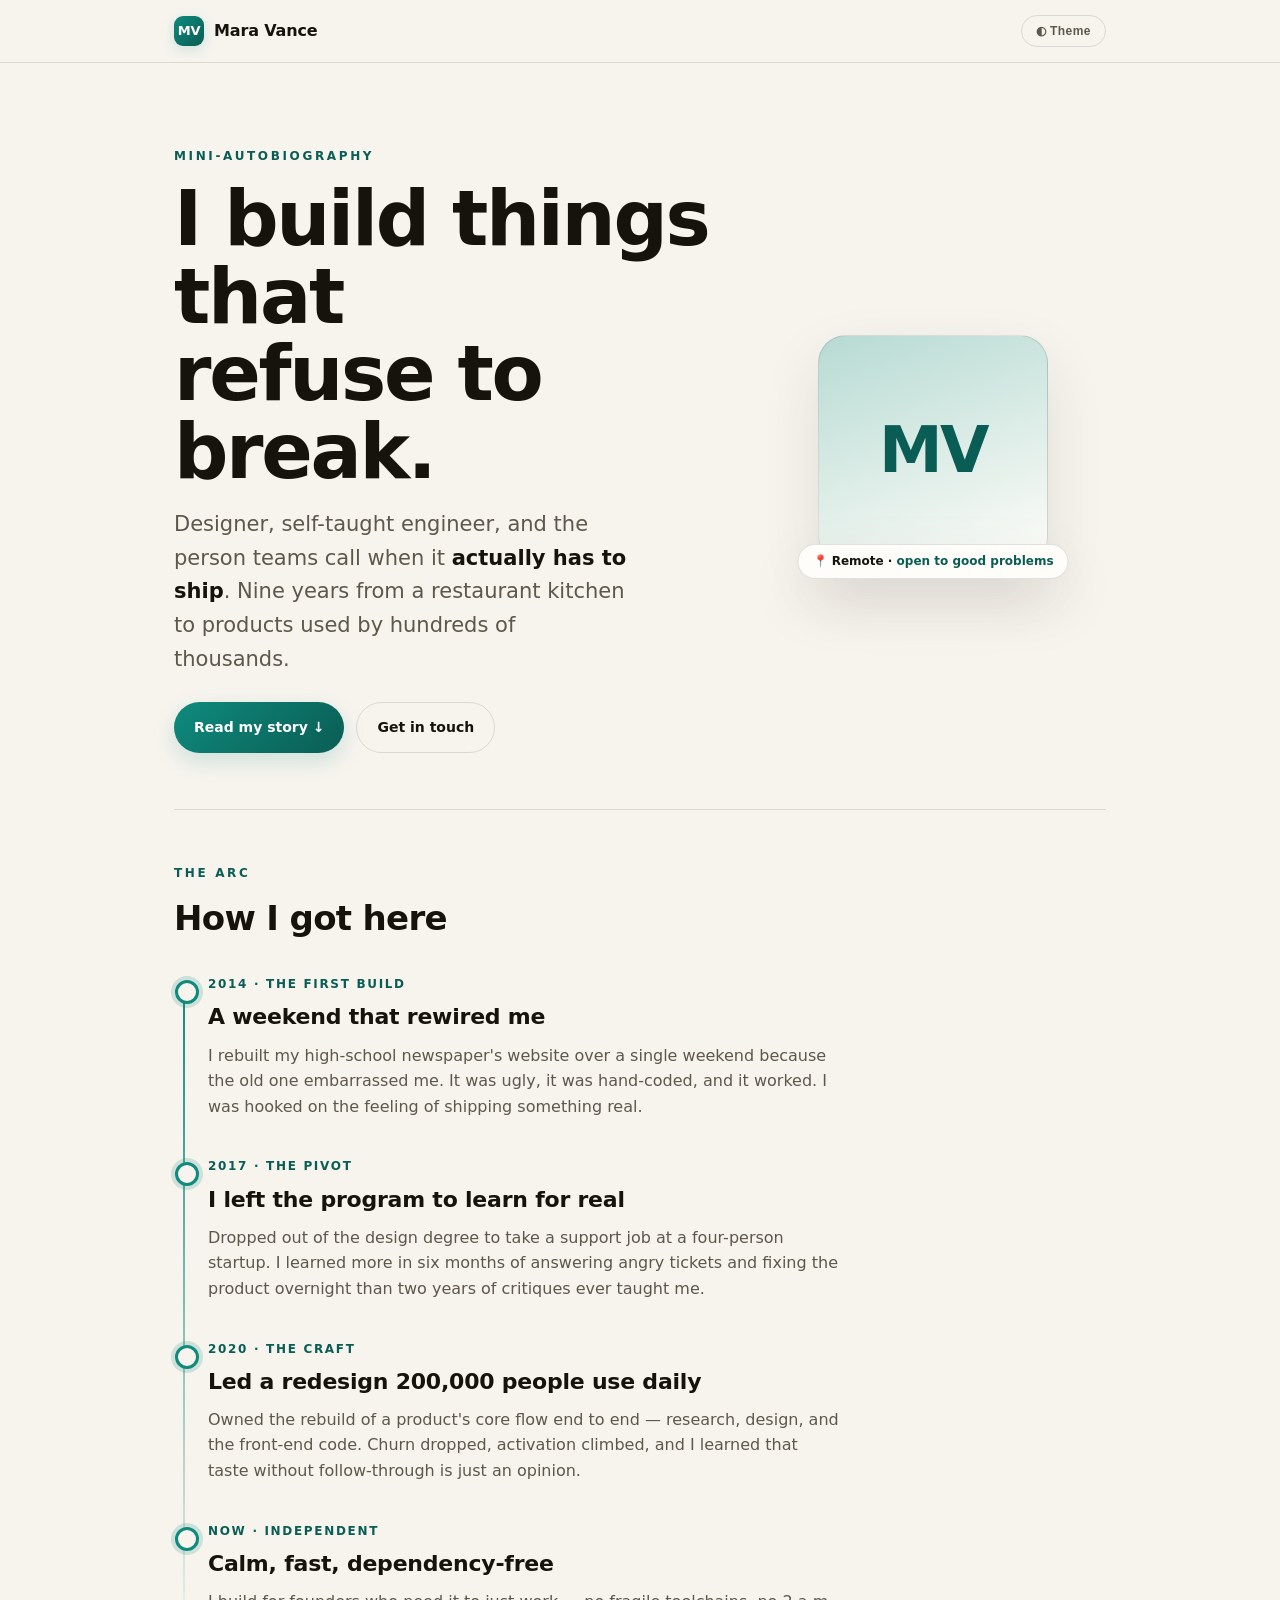
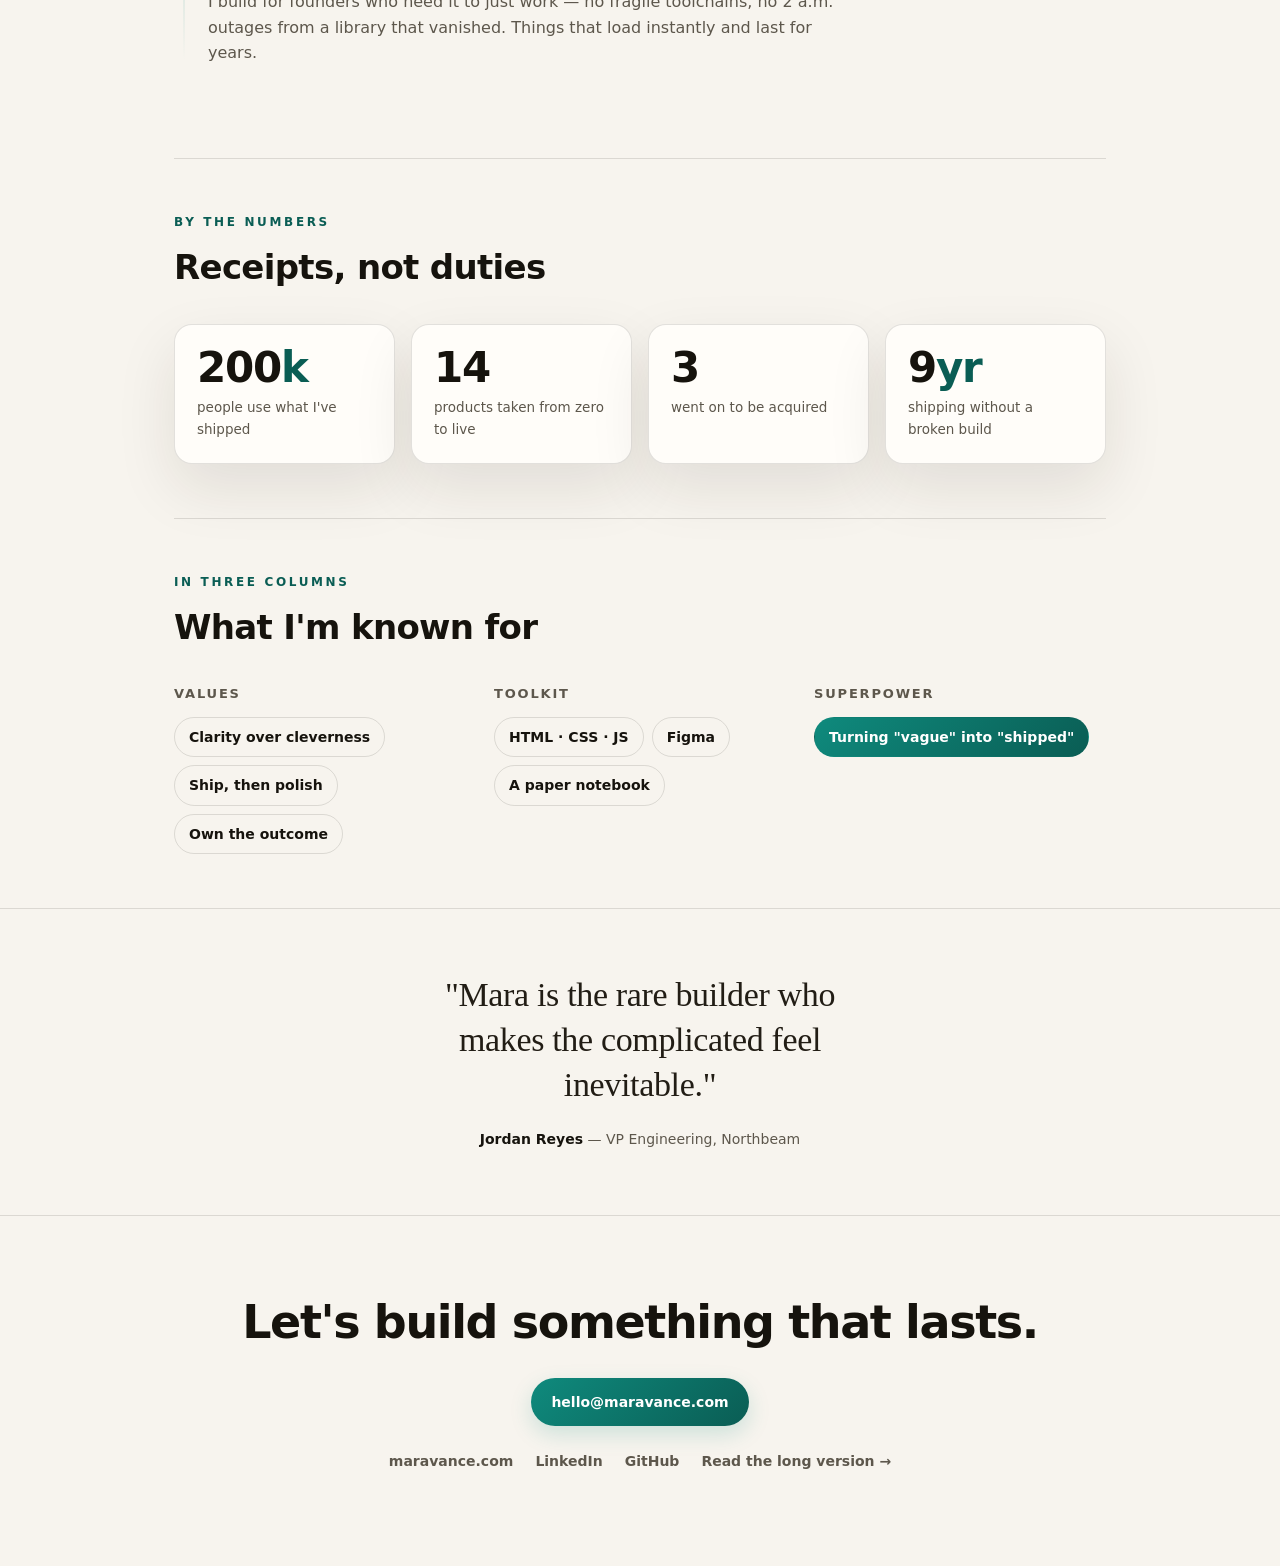
<file: worker/assets/templates/mini-autobiography.html>
<!DOCTYPE html>
<html lang="en" data-theme="light">
<!--
  DipDesigns Template · "Mini-Autobiography / Résumé"  (NO-BREAK: single file, zero dependencies)
  A narrative personal-brand one-pager — story arc, not a duties list.
  Swap points are marked [EDIT]. System fonts only; runs offline forever.
-->
<head>
<meta charset="UTF-8">
<meta name="viewport" content="width=device-width, initial-scale=1.0">
<title>Mara Vance — Mini-Autobiography</title>
<style>
  :root{
    --paper:#f7f4ee; --ink:#16130d; --ink-dim:#5d574c; --line:rgba(20,16,10,.12);
    --card:#fffdf9; --accent:#0f8a7d; --accent-ink:#0a5d54; --quote:#221d15;
    --shadow:0 24px 60px rgba(40,30,15,.10); --ring:rgba(15,138,125,.18);
  }
  [data-theme="dark"]{
    --paper:#0c0e12; --ink:#eef2f6; --ink-dim:#93a0b0; --line:rgba(140,170,200,.16);
    --card:#11151c; --accent:#3fe0d0; --accent-ink:#7af0e4; --quote:#e7eef5;
    --shadow:0 24px 60px rgba(0,0,0,.5); --ring:rgba(63,224,208,.22);
  }
  *{box-sizing:border-box;margin:0;padding:0;}
  html{scroll-behavior:smooth;}
  body{
    background:var(--paper); color:var(--ink);
    font-family:system-ui,-apple-system,"Segoe UI",Roboto,Helvetica,Arial,sans-serif;
    line-height:1.6; -webkit-font-smoothing:antialiased; overflow-x:hidden;
    transition:background .4s ease, color .4s ease;
  }
  .wrap{max-width:980px;margin:0 auto;padding:0 24px;}
  .serif{font-family:Georgia,"Times New Roman",ui-serif,serif;}
  .eyebrow{font-size:12px;letter-spacing:.22em;text-transform:uppercase;color:var(--accent-ink);font-weight:700;}
  a{color:inherit;}

  /* top bar */
  header{position:sticky;top:0;z-index:50;backdrop-filter:blur(10px);
    background:color-mix(in srgb,var(--paper) 82%,transparent);border-bottom:1px solid var(--line);}
  @supports not (background:color-mix(in srgb,red,blue)){header{background:var(--paper);}}
  .bar{display:flex;align-items:center;justify-content:space-between;height:62px;}
  .mono{display:flex;align-items:center;gap:10px;font-weight:800;letter-spacing:-.01em;}
  .mono .dot{width:30px;height:30px;border-radius:9px;display:grid;place-items:center;color:#fff;font-size:13px;font-weight:800;
    background:linear-gradient(135deg,var(--accent),var(--accent-ink));box-shadow:0 4px 14px var(--ring);}
  .toggle{border:1px solid var(--line);background:transparent;color:var(--ink-dim);font-size:12px;font-weight:600;
    padding:8px 14px;border-radius:999px;cursor:pointer;letter-spacing:.04em;transition:all .2s;}
  .toggle:hover{color:var(--ink);border-color:var(--accent);}

  /* hero */
  .hero{padding:84px 0 56px;display:grid;grid-template-columns:1.4fr .9fr;gap:48px;align-items:center;}
  .hero h1{font-size:clamp(40px,7vw,76px);line-height:1.02;font-weight:800;letter-spacing:-.03em;margin:14px 0 18px;}
  .hero .lede{font-size:clamp(17px,2.1vw,21px);color:var(--ink-dim);max-width:34ch;margin-bottom:26px;}
  .hero .lede b{color:var(--ink);font-weight:600;}
  .cta-row{display:flex;gap:12px;flex-wrap:wrap;}
  .btn{display:inline-flex;align-items:center;gap:8px;padding:13px 20px;border-radius:999px;font-weight:700;font-size:14px;
    text-decoration:none;cursor:pointer;border:1px solid var(--line);transition:transform .2s,box-shadow .2s,background .2s;}
  .btn.primary{background:linear-gradient(135deg,var(--accent),var(--accent-ink));color:#fff;border:none;box-shadow:0 8px 22px var(--ring);}
  .btn:hover{transform:translateY(-2px);}
  .portrait{position:relative;justify-self:center;}
  .portrait .frame{width:230px;height:230px;border-radius:28px;display:grid;place-items:center;position:relative;overflow:hidden;
    background:linear-gradient(160deg,color-mix(in srgb,var(--accent) 30%,var(--card)),var(--card));
    border:1px solid var(--line);box-shadow:var(--shadow);}
  @supports not (background:color-mix(in srgb,red,blue)){.portrait .frame{background:var(--card);}}
  .portrait .initials{font-size:64px;font-weight:800;letter-spacing:-.04em;color:var(--accent-ink);} /* [EDIT] swap for <img> */
  .portrait .badge{position:absolute;bottom:-14px;left:50%;transform:translateX(-50%);white-space:nowrap;
    background:var(--card);border:1px solid var(--line);border-radius:999px;padding:7px 14px;font-size:12px;font-weight:700;box-shadow:var(--shadow);}
  .portrait .badge i{color:var(--accent-ink);font-style:normal;}
  @media(max-width:780px){.hero{grid-template-columns:1fr;text-align:left;padding-top:54px;}.portrait{order:-1;justify-self:start;}}

  section{padding:54px 0;border-top:1px solid var(--line);}
  .sec-title{font-size:clamp(24px,3.4vw,34px);font-weight:800;letter-spacing:-.02em;margin:8px 0 30px;}

  /* story timeline */
  .timeline{position:relative;padding-left:34px;}
  .timeline::before{content:"";position:absolute;left:9px;top:6px;bottom:6px;width:2px;
    background:linear-gradient(var(--accent),transparent);}
  .chapter{position:relative;margin-bottom:38px;}
  .chapter::before{content:"";position:absolute;left:-33px;top:5px;width:18px;height:18px;border-radius:50%;
    background:var(--paper);border:3px solid var(--accent);box-shadow:0 0 0 4px var(--ring);}
  .chapter .when{font-size:12px;letter-spacing:.14em;text-transform:uppercase;color:var(--accent-ink);font-weight:700;}
  .chapter h3{font-size:22px;font-weight:700;letter-spacing:-.01em;margin:5px 0 8px;}
  .chapter p{color:var(--ink-dim);max-width:62ch;}

  /* wins */
  .wins{display:grid;grid-template-columns:repeat(4,1fr);gap:16px;}
  @media(max-width:780px){.wins{grid-template-columns:1fr 1fr;}}
  .win{background:var(--card);border:1px solid var(--line);border-radius:18px;padding:22px;box-shadow:var(--shadow);}
  .win .n{font-size:clamp(30px,4vw,42px);font-weight:800;letter-spacing:-.03em;line-height:1;}
  .win .n .u{color:var(--accent-ink);}
  .win .l{margin-top:8px;font-size:13.5px;color:var(--ink-dim);}

  /* known for */
  .known{display:grid;grid-template-columns:repeat(3,1fr);gap:28px;}
  @media(max-width:780px){.known{grid-template-columns:1fr;gap:18px;}}
  .known h4{font-size:13px;letter-spacing:.14em;text-transform:uppercase;color:var(--ink-dim);margin-bottom:12px;}
  .chips{display:flex;flex-wrap:wrap;gap:8px;}
  .chip{border:1px solid var(--line);border-radius:999px;padding:8px 14px;font-size:14px;font-weight:600;}
  .chip.hot{border-color:transparent;color:#fff;background:linear-gradient(135deg,var(--accent),var(--accent-ink));}

  /* quote */
  .quote{text-align:center;padding:64px 0;}
  .quote blockquote{font-size:clamp(22px,3.6vw,34px);line-height:1.32;font-weight:500;color:var(--quote);max-width:24ch;margin:0 auto 18px;letter-spacing:-.01em;}
  .quote cite{font-style:normal;color:var(--ink-dim);font-size:14px;}
  .quote cite b{color:var(--ink);}

  /* footer cta */
  .foot{padding:70px 0 90px;text-align:center;}
  .foot h2{font-size:clamp(28px,4.4vw,46px);font-weight:800;letter-spacing:-.03em;margin-bottom:18px;}
  .links{display:flex;gap:22px;justify-content:center;flex-wrap:wrap;margin-top:24px;font-weight:600;font-size:14px;}
  .links a{color:var(--ink-dim);text-decoration:none;border-bottom:1px solid transparent;padding-bottom:2px;transition:.2s;}
  .links a:hover{color:var(--accent-ink);border-color:var(--accent);}

  /* scroll reveal */
  .reveal{opacity:0;transform:translateY(20px);transition:opacity .7s ease,transform .7s ease;}
  .reveal.in{opacity:1;transform:none;}
  @media(prefers-reduced-motion:reduce){.reveal{opacity:1;transform:none;transition:none;}*{scroll-behavior:auto;}}
  /* Apply-palette adapter */
  html[data-dd-applied]{--paper:var(--c-bg);--ink:var(--c-text);--ink-dim:var(--c-text-dim);--line:var(--c-line);--card:var(--c-surface);--accent:var(--c-accent);--accent-ink:var(--c-accent-2);--quote:var(--c-text);}
</style>
</head>
<body>
<header>
  <div class="wrap bar">
    <div class="mono"><span class="dot">MV</span> Mara Vance</div>
    <button class="toggle" id="themeToggle" aria-label="Toggle theme">◐ Theme</button>
  </div>
</header>

<div class="wrap">
  <!-- HERO -->
  <section class="hero" style="border-top:none;">
    <div class="reveal in">
      <div class="eyebrow">Mini-autobiography</div>
      <h1>I build things that<br>refuse to break.</h1>
      <p class="lede">Designer, self-taught engineer, and the person teams call when it <b>actually has to ship</b>. Nine years from a restaurant kitchen to products used by hundreds of thousands.</p>
      <div class="cta-row">
        <a href="#story" class="btn primary">Read my story ↓</a>
        <a href="#contact" class="btn">Get in touch</a>
      </div>
    </div>
    <div class="portrait reveal in">
      <div class="frame"><span class="initials">MV</span><!-- [EDIT] replace span with <img src="..." style="width:100%;height:100%;object-fit:cover"> --></div>
      <div class="badge">📍 Remote · <i>open to good problems</i></div>
    </div>
  </section>

  <!-- STORY -->
  <section id="story">
    <div class="eyebrow reveal">The arc</div>
    <h2 class="sec-title reveal">How I got here</h2>
    <div class="timeline">
      <div class="chapter reveal"><div class="when">2014 · The first build</div><h3>A weekend that rewired me</h3><p>I rebuilt my high-school newspaper's website over a single weekend because the old one embarrassed me. It was ugly, it was hand-coded, and it worked. I was hooked on the feeling of shipping something real.</p></div>
      <div class="chapter reveal"><div class="when">2017 · The pivot</div><h3>I left the program to learn for real</h3><p>Dropped out of the design degree to take a support job at a four-person startup. I learned more in six months of answering angry tickets and fixing the product overnight than two years of critiques ever taught me.</p></div>
      <div class="chapter reveal"><div class="when">2020 · The craft</div><h3>Led a redesign 200,000 people use daily</h3><p>Owned the rebuild of a product's core flow end to end — research, design, and the front-end code. Churn dropped, activation climbed, and I learned that taste without follow-through is just an opinion.</p></div>
      <div class="chapter reveal"><div class="when">Now · Independent</div><h3>Calm, fast, dependency-free</h3><p>I build for founders who need it to just work — no fragile toolchains, no 2 a.m. outages from a library that vanished. Things that load instantly and last for years.</p></div>
    </div>
  </section>

  <!-- WINS -->
  <section>
    <div class="eyebrow reveal">By the numbers</div>
    <h2 class="sec-title reveal">Receipts, not duties</h2>
    <div class="wins">
      <div class="win reveal"><div class="n">200<span class="u">k</span></div><div class="l">people use what I've shipped</div></div>
      <div class="win reveal"><div class="n">14</div><div class="l">products taken from zero to live</div></div>
      <div class="win reveal"><div class="n">3</div><div class="l">went on to be acquired</div></div>
      <div class="win reveal"><div class="n">9<span class="u">yr</span></div><div class="l">shipping without a broken build</div></div>
    </div>
  </section>

  <!-- KNOWN FOR -->
  <section>
    <div class="eyebrow reveal">In three columns</div>
    <h2 class="sec-title reveal">What I'm known for</h2>
    <div class="known">
      <div class="reveal"><h4>Values</h4><div class="chips"><span class="chip">Clarity over cleverness</span><span class="chip">Ship, then polish</span><span class="chip">Own the outcome</span></div></div>
      <div class="reveal"><h4>Toolkit</h4><div class="chips"><span class="chip">HTML · CSS · JS</span><span class="chip">Figma</span><span class="chip">A paper notebook</span></div></div>
      <div class="reveal"><h4>Superpower</h4><div class="chips"><span class="chip hot">Turning "vague" into "shipped"</span></div></div>
    </div>
  </section>
</div>

<!-- QUOTE -->
<section class="quote">
  <div class="wrap reveal">
    <blockquote class="serif">"Mara is the rare builder who makes the complicated feel inevitable."</blockquote>
    <cite><b>Jordan Reyes</b> — VP Engineering, Northbeam</cite>
  </div>
</section>

<!-- CONTACT -->
<section class="foot" id="contact" style="border-top:1px solid var(--line);">
  <div class="wrap reveal">
    <h2>Let's build something that lasts.</h2>
    <a href="mailto:hello@maravance.com" class="btn primary">hello@maravance.com</a>
    <div class="links">
      <a href="#">maravance.com</a><a href="#">LinkedIn</a><a href="#">GitHub</a><a href="#">Read the long version →</a>
    </div>
  </div>
</section>

<script>
  // theme toggle (persists)
  var root=document.documentElement, t=document.getElementById('themeToggle');
  try{var s=localStorage.getItem('mab_theme'); if(s) root.setAttribute('data-theme',s);}catch(e){}
  t.addEventListener('click',function(){
    var n=root.getAttribute('data-theme')==='dark'?'light':'dark';
    root.setAttribute('data-theme',n); try{localStorage.setItem('mab_theme',n);}catch(e){}
  });
  // scroll reveal (vanilla IntersectionObserver — no dependency)
  var io=new IntersectionObserver(function(es){es.forEach(function(en){if(en.isIntersecting){en.target.classList.add('in');io.unobserve(en.target);}});},{threshold:.14});
  document.querySelectorAll('.reveal:not(.in)').forEach(function(el){io.observe(el);});
</script>
</body>
</html>
</file>
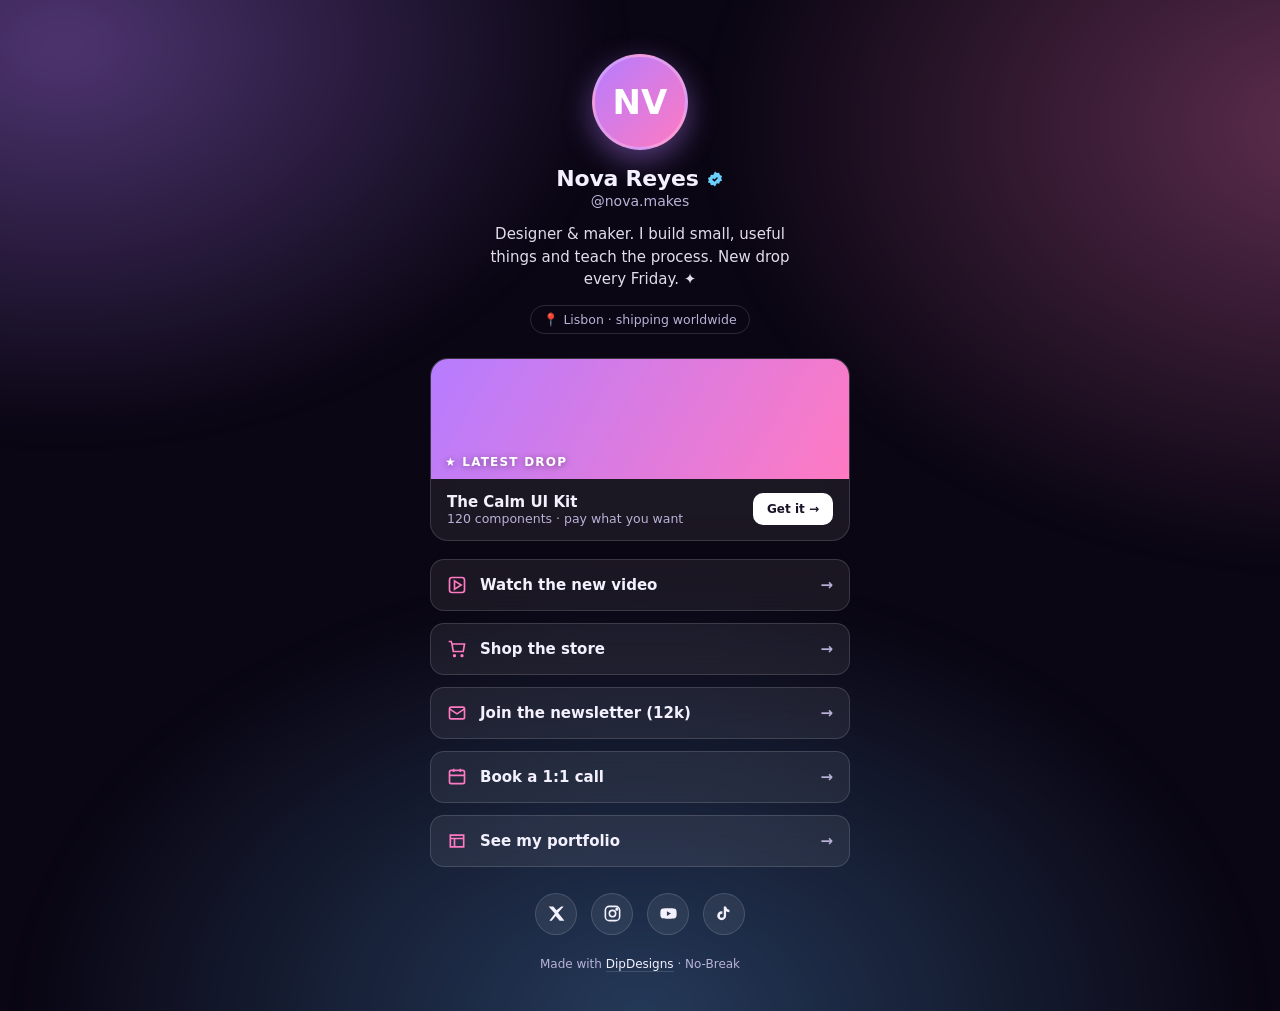
<file: worker/assets/templates/tpl-link-in-bio.html>
<!DOCTYPE html>
<html lang="en">
<!-- DipDesigns Template · Link-in-Bio ("@nova.makes") · NO-BREAK single file, mobile-first. [EDIT] = swap profile/links. -->
<head>
<meta charset="UTF-8"><meta name="viewport" content="width=device-width, initial-scale=1.0">
<title>nova.makes — links</title>
<style>
  :root{--ink:#f4f1ff;--dim:#b9b2d8;--card:rgba(255,255,255,.07);--card2:rgba(255,255,255,.12);
    --line:rgba(255,255,255,.14);--accent:#b67cff;--accent2:#ff7ac2;}
  *{box-sizing:border-box;margin:0;padding:0;}
  body{min-height:100vh;color:var(--ink);font-family:system-ui,-apple-system,"Segoe UI",Roboto,sans-serif;
    background:#0a0613;-webkit-font-smoothing:antialiased;position:relative;overflow-x:hidden;}
  /* animated gradient field */
  body::before{content:"";position:fixed;inset:-40%;z-index:-1;background:
    radial-gradient(40% 40% at 25% 25%,rgba(182,124,255,.40),transparent 60%),
    radial-gradient(45% 45% at 80% 30%,rgba(255,122,194,.34),transparent 60%),
    radial-gradient(45% 45% at 50% 85%,rgba(99,179,255,.30),transparent 60%);
    filter:blur(20px);animation:drift 18s ease-in-out infinite alternate;}
  @keyframes drift{0%{transform:translate(0,0) scale(1);}100%{transform:translate(4%,-3%) scale(1.12);}}
  @media(prefers-reduced-motion:reduce){body::before{animation:none;}}
  /* Apply-palette adapter */
  html[data-dd-applied]{--ink:var(--c-text);--dim:var(--c-text-dim);--card:var(--c-surface);--card2:var(--c-surface);--line:var(--c-line);--accent:var(--c-accent);--accent2:var(--c-accent-2);}
  html[data-dd-applied] body{background:var(--c-bg);}
  .col{max-width:460px;margin:0 auto;padding:54px 20px 40px;text-align:center;}
  .avatar{width:96px;height:96px;border-radius:50%;margin:0 auto 16px;display:grid;place-items:center;
    font-size:34px;font-weight:800;color:#fff;background:linear-gradient(135deg,var(--accent),var(--accent2));
    box-shadow:0 10px 30px rgba(182,124,255,.45);border:3px solid rgba(255,255,255,.25);}
    /* [EDIT] replace text with <img> for a photo */
  .name{font-size:22px;font-weight:800;letter-spacing:-.01em;display:inline-flex;align-items:center;gap:7px;}
  .name .v{width:18px;height:18px;color:#6cd0ff;}
  .handle{color:var(--dim);font-size:14px;margin-top:2px;}
  .tag{color:var(--ink);opacity:.92;font-size:15px;line-height:1.5;margin:14px auto 6px;max-width:32ch;}
  .loc{display:inline-flex;align-items:center;gap:6px;font-size:12.5px;color:var(--dim);
    border:1px solid var(--line);border-radius:999px;padding:6px 12px;margin-top:8px;}
  /* featured */
  .feature{margin:24px 0 8px;text-align:left;border-radius:18px;overflow:hidden;border:1px solid var(--line);
    background:var(--card);backdrop-filter:blur(14px);}
  .feature .ban{height:120px;background:linear-gradient(120deg,var(--accent),var(--accent2));position:relative;}
  .feature .ban .lab{position:absolute;left:14px;bottom:10px;font:700 12px system-ui;letter-spacing:.1em;text-transform:uppercase;color:#fff;text-shadow:0 1px 6px rgba(0,0,0,.4);}
  .feature .body{padding:14px 16px;display:flex;align-items:center;gap:12px;}
  .feature .body h3{font-size:15px;font-weight:700;}
  .feature .body p{font-size:12.5px;color:var(--dim);}
  .feature .go{margin-left:auto;border-radius:10px;background:#fff;color:#1a1226;font:700 12px system-ui;padding:9px 14px;white-space:nowrap;text-decoration:none;}
  /* links */
  .links{display:flex;flex-direction:column;gap:12px;margin-top:18px;}
  .link{display:flex;align-items:center;gap:13px;padding:15px 16px;border-radius:14px;text-decoration:none;color:var(--ink);
    background:var(--card);border:1px solid var(--line);backdrop-filter:blur(14px);font-weight:600;font-size:15px;
    transition:transform .18s,background .18s,border-color .18s;}
  .link:hover{transform:translateY(-2px);background:var(--card2);border-color:rgba(255,255,255,.3);}
  .link .ic{width:20px;height:20px;flex:0 0 20px;color:var(--accent2);}
  .link .ic svg{width:20px;height:20px;}
  .link .arr{margin-left:auto;color:var(--dim);transition:transform .18s;}
  .link:hover .arr{transform:translate(3px,0);}
  /* socials */
  .socials{display:flex;gap:14px;justify-content:center;margin:26px 0 8px;}
  .socials a{width:42px;height:42px;border-radius:50%;display:grid;place-items:center;color:var(--ink);
    background:var(--card);border:1px solid var(--line);transition:transform .18s,color .18s;}
  .socials a:hover{transform:translateY(-3px);color:var(--accent2);}
  .socials svg{width:19px;height:19px;}
  .foot{margin-top:22px;font-size:12px;color:var(--dim);}
  .foot a{color:var(--ink);text-decoration:none;border-bottom:1px solid var(--line);}
</style>
</head>
<body>
  <div class="col">
    <div class="avatar">NV</div><!-- [EDIT] initials or <img> -->
    <div class="name">Nova Reyes <svg class="v" viewBox="0 0 24 24" fill="currentColor"><path d="M12 2l2.4 2.1 3.1-.5 1 3 2.9 1.3-1.1 3 1.1 3-2.9 1.3-1 3-3.1-.5L12 22l-2.4-2.1-3.1.5-1-3L2.6 16.5l1.1-3-1.1-3 2.9-1.3 1-3 3.1.5z"/><path d="M9.5 12.5l1.8 1.8 3.4-3.6" fill="none" stroke="#0a0613" stroke-width="2" stroke-linecap="round" stroke-linejoin="round"/></svg></div>
    <div class="handle">@nova.makes</div>
    <p class="tag">Designer &amp; maker. I build small, useful things and teach the process. New drop every Friday. ✦</p>
    <div class="loc">📍 Lisbon · shipping worldwide</div>

    <div class="feature">
      <div class="ban"><span class="lab">★ Latest drop</span></div>
      <div class="body"><div><h3>The Calm UI Kit</h3><p>120 components · pay what you want</p></div><a href="#" class="go">Get it →</a></div>
    </div>

    <div class="links">
      <a class="link" href="#"><span class="ic"><svg viewBox="0 0 24 24" fill="none" stroke="currentColor" stroke-width="2"><polygon points="9 7 17 12 9 17"/><rect x="3" y="3" width="18" height="18" rx="3"/></svg></span>Watch the new video<span class="arr">→</span></a>
      <a class="link" href="#"><span class="ic"><svg viewBox="0 0 24 24" fill="none" stroke="currentColor" stroke-width="2"><path d="M6 6h15l-1.5 9h-12z"/><circle cx="9" cy="20" r="1"/><circle cx="18" cy="20" r="1"/><path d="M6 6 5 3H2"/></svg></span>Shop the store<span class="arr">→</span></a>
      <a class="link" href="#"><span class="ic"><svg viewBox="0 0 24 24" fill="none" stroke="currentColor" stroke-width="2"><rect x="3" y="5" width="18" height="14" rx="2"/><path d="m3 7 9 6 9-6"/></svg></span>Join the newsletter (12k)<span class="arr">→</span></a>
      <a class="link" href="#"><span class="ic"><svg viewBox="0 0 24 24" fill="none" stroke="currentColor" stroke-width="2"><rect x="3" y="4" width="18" height="16" rx="2"/><path d="M8 2v4M16 2v4M3 10h18"/></svg></span>Book a 1:1 call<span class="arr">→</span></a>
      <a class="link" href="#"><span class="ic"><svg viewBox="0 0 24 24" fill="none" stroke="currentColor" stroke-width="2"><path d="M4 5h16v14H4z"/><path d="M4 9h16M9 9v10"/></svg></span>See my portfolio<span class="arr">→</span></a>
    </div>

    <div class="socials">
      <a href="#" aria-label="X"><svg viewBox="0 0 24 24" fill="currentColor"><path d="M18 3h3l-7 8 8 10h-6l-5-6-5 6H3l7-9L2 3h6l4 5z"/></svg></a>
      <a href="#" aria-label="Instagram"><svg viewBox="0 0 24 24" fill="none" stroke="currentColor" stroke-width="2"><rect x="3" y="3" width="18" height="18" rx="5"/><circle cx="12" cy="12" r="4"/><circle cx="17.5" cy="6.5" r="1"/></svg></a>
      <a href="#" aria-label="YouTube"><svg viewBox="0 0 24 24" fill="currentColor"><path d="M22 8.2a3 3 0 0 0-2.1-2.1C18 5.5 12 5.5 12 5.5s-6 0-7.9.6A3 3 0 0 0 2 8.2 31 31 0 0 0 1.7 12 31 31 0 0 0 2 15.8a3 3 0 0 0 2.1 2.1c1.9.6 7.9.6 7.9.6s6 0 7.9-.6a3 3 0 0 0 2.1-2.1A31 31 0 0 0 22.3 12 31 31 0 0 0 22 8.2zM10 15V9l5 3z"/></svg></a>
      <a href="#" aria-label="TikTok"><svg viewBox="0 0 24 24" fill="currentColor"><path d="M14 3c.3 2.3 1.9 4.1 4.2 4.4v3.1c-1.5 0-2.9-.5-4.2-1.3v5.6a5.6 5.6 0 1 1-5.6-5.6c.3 0 .6 0 .9.1v3.2a2.5 2.5 0 1 0 1.8 2.4V3z"/></svg></a>
    </div>
    <div class="foot">Made with <a href="#">DipDesigns</a> · No-Break</div>
  </div>
</body>
</html>
</file>
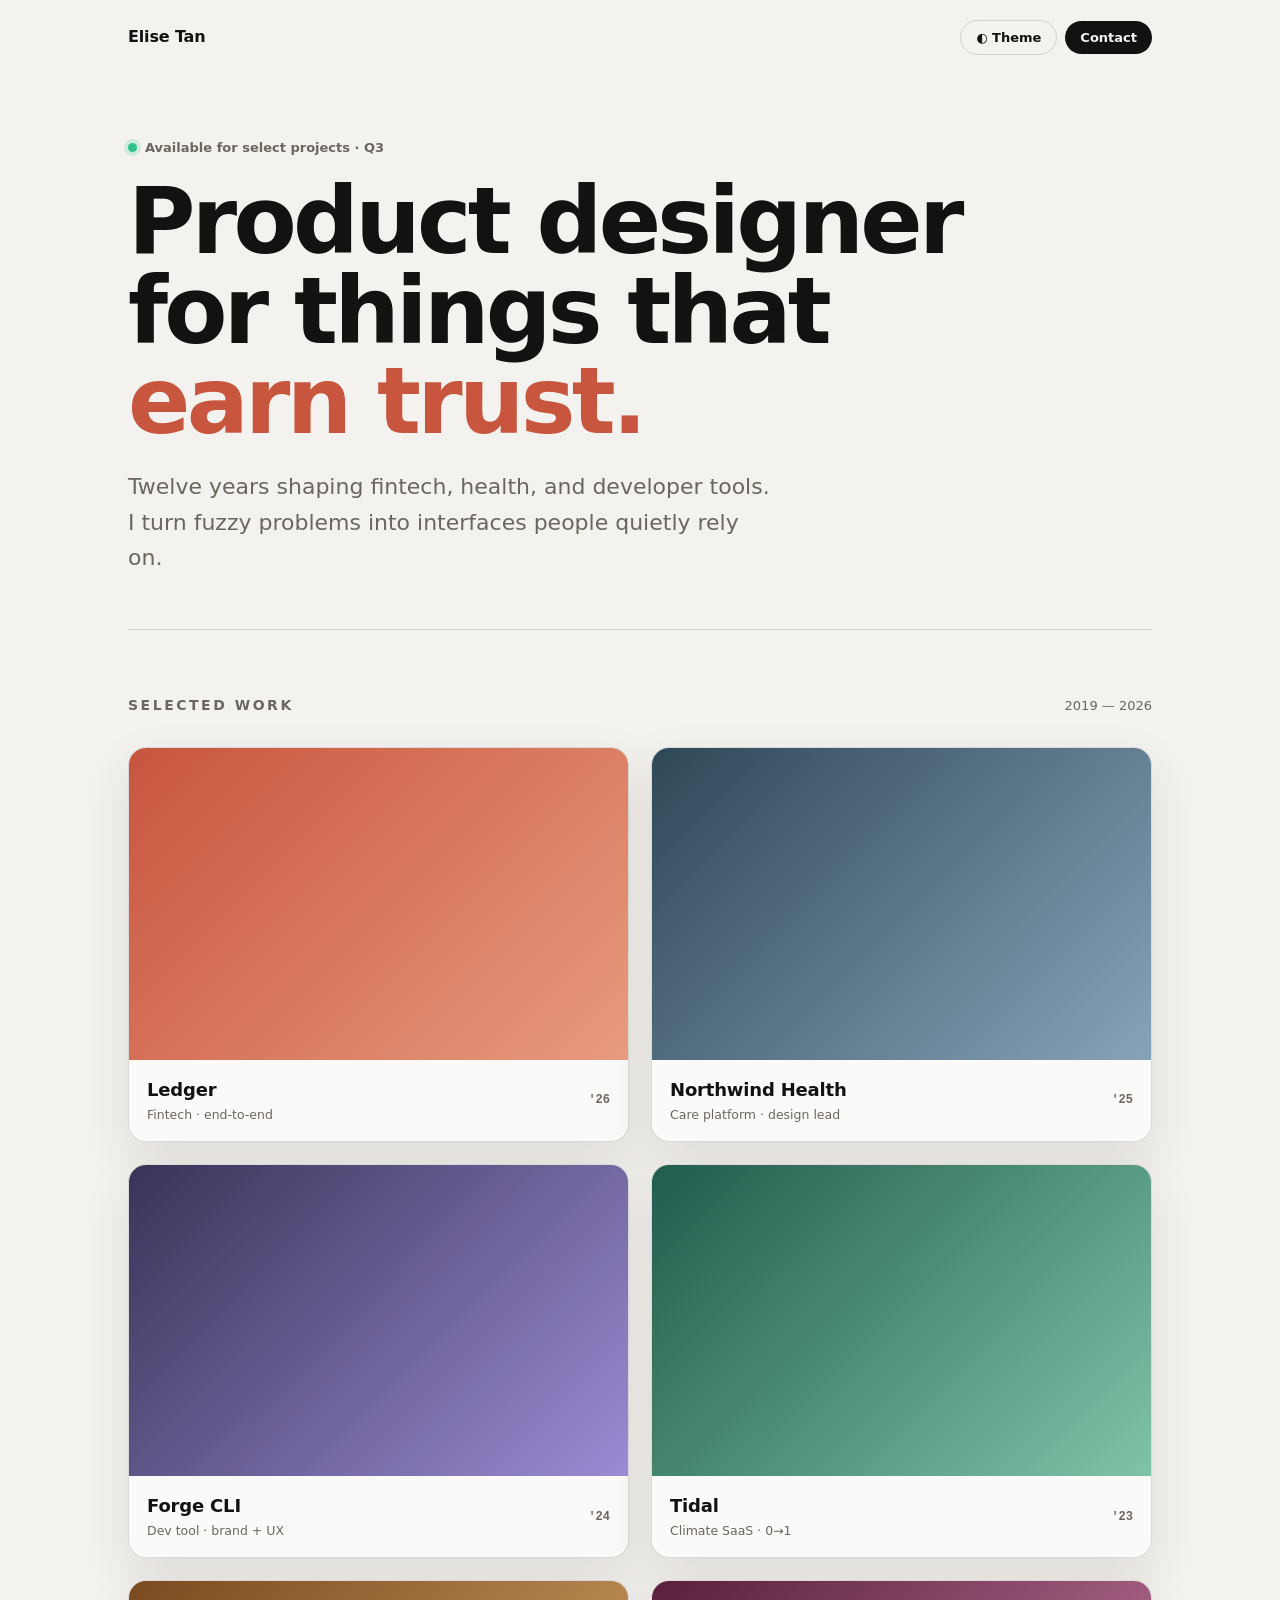
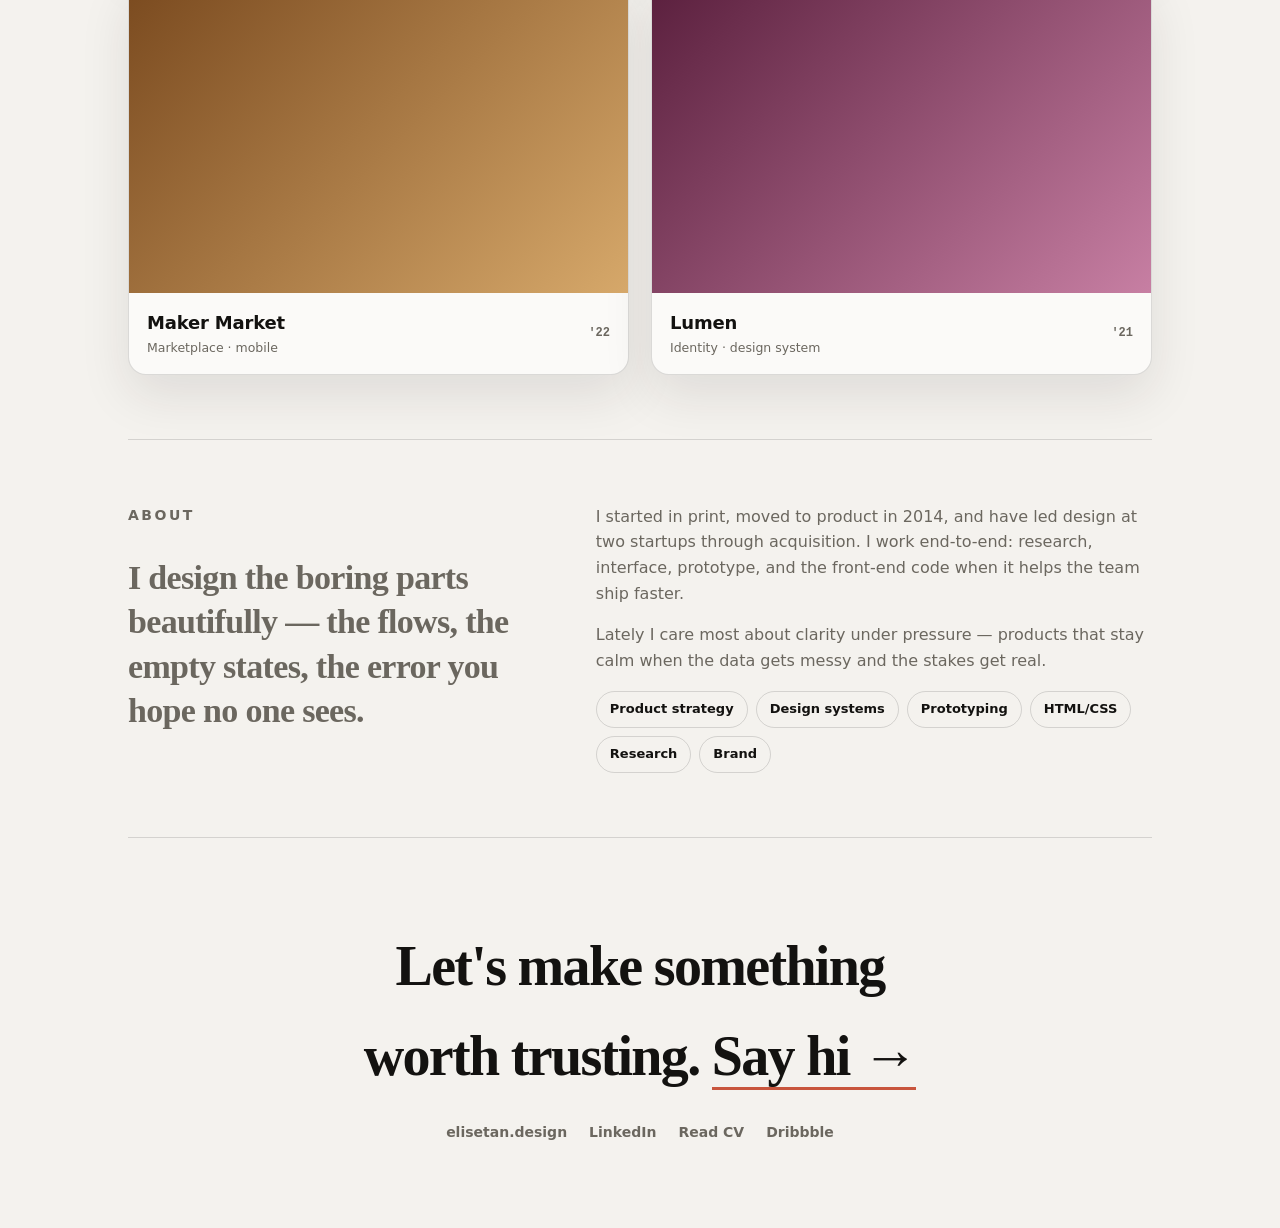
<file: worker/assets/templates/tpl-portfolio.html>
<!DOCTYPE html>
<html lang="en" data-theme="light">
<!-- DipDesigns Template · Portfolio ("Elise Tan") · NO-BREAK single file, editorial. [EDIT] = swap name/work/about. -->
<head>
<meta charset="UTF-8"><meta name="viewport" content="width=device-width, initial-scale=1.0">
<title>Elise Tan — Product Designer</title>
<style>
  :root{--bg:#f4f2ee;--ink:#131210;--dim:#6b675f;--line:rgba(19,18,16,.14);--card:#fbfaf8;--accent:#c8553d;--sh:0 20px 50px rgba(40,34,26,.10);}
  [data-theme="dark"]{--bg:#0c0d0f;--ink:#f0eee9;--dim:#9a978f;--line:rgba(220,214,205,.16);--card:#141518;--accent:#ff7a5c;--sh:0 20px 50px rgba(0,0,0,.55);}
  *{box-sizing:border-box;margin:0;padding:0;}
  html{scroll-behavior:smooth;}
  body{background:var(--bg);color:var(--ink);font-family:system-ui,-apple-system,"Segoe UI",Roboto,sans-serif;line-height:1.6;-webkit-font-smoothing:antialiased;}
  .wrap{max-width:1080px;margin:0 auto;padding:0 28px;}
  a{color:inherit;text-decoration:none;}
  .serif{font-family:Georgia,"Times New Roman",ui-serif,serif;}
  nav{display:flex;align-items:center;justify-content:space-between;height:74px;}
  nav .nm{font-weight:800;letter-spacing:-.01em;}
  nav .r{display:flex;gap:8px;align-items:center;}
  .tg,.contact{border:1px solid var(--line);background:transparent;color:var(--ink);font:600 13px system-ui;padding:9px 15px;border-radius:999px;cursor:pointer;}
  .contact{background:var(--ink);color:var(--bg);border:none;}
  /* hero */
  .hero{padding:60px 0 54px;border-bottom:1px solid var(--line);}
  .avail{display:inline-flex;align-items:center;gap:8px;font:600 13px system-ui;color:var(--dim);margin-bottom:22px;}
  .avail .dot{width:9px;height:9px;border-radius:50%;background:#2ec28b;box-shadow:0 0 0 4px rgba(46,194,139,.18);}
  .hero h1{font-size:clamp(44px,8vw,92px);line-height:.98;font-weight:800;letter-spacing:-.04em;}
  .hero h1 .accent{color:var(--accent);}
  .hero .sub{font-size:clamp(17px,2.2vw,22px);color:var(--dim);max-width:46ch;margin-top:22px;}
  /* work */
  section{padding:64px 0;border-bottom:1px solid var(--line);}
  .sec-h{display:flex;align-items:baseline;justify-content:space-between;margin-bottom:30px;}
  .sec-h h2{font-size:14px;letter-spacing:.18em;text-transform:uppercase;color:var(--dim);font-weight:700;}
  .sec-h span{font-size:13px;color:var(--dim);}
  .grid{display:grid;grid-template-columns:1fr 1fr;gap:22px;}
  @media(max-width:720px){.grid{grid-template-columns:1fr;}}
  .proj{border-radius:18px;overflow:hidden;border:1px solid var(--line);background:var(--card);cursor:pointer;transition:transform .25s,box-shadow .25s;box-shadow:var(--sh);}
  .proj:hover{transform:translateY(-5px);box-shadow:0 30px 60px rgba(30,24,18,.18);}
  .proj .cover{aspect-ratio:16/10;position:relative;}
  .proj .meta{display:flex;align-items:center;justify-content:space-between;padding:16px 18px;}
  .proj .meta h3{font-size:18px;font-weight:700;letter-spacing:-.01em;}
  .proj .meta .cat{font-size:12.5px;color:var(--dim);}
  .proj .meta .yr{font:600 12px ui-monospace,monospace;color:var(--dim);}
  /* about */
  .about{display:grid;grid-template-columns:1fr 1.3fr;gap:40px;align-items:start;}
  @media(max-width:720px){.about{grid-template-columns:1fr;}}
  .about .big{font-size:clamp(24px,3.2vw,34px);font-weight:600;letter-spacing:-.02em;line-height:1.3;}
  .about p{color:var(--dim);margin-bottom:16px;}
  .chips{display:flex;flex-wrap:wrap;gap:8px;margin-top:18px;}
  .chip{border:1px solid var(--line);border-radius:999px;padding:7px 13px;font-size:13px;font-weight:600;}
  /* contact */
  .cta{padding:84px 0;text-align:center;border-bottom:none;}
  .cta h2{font-size:clamp(30px,5vw,56px);font-weight:800;letter-spacing:-.03em;margin-bottom:20px;}
  .cta h2 a{border-bottom:3px solid var(--accent);}
  .links{display:flex;gap:22px;justify-content:center;flex-wrap:wrap;color:var(--dim);font-weight:600;font-size:14px;margin-top:10px;}
  .links a:hover{color:var(--accent);}
  .reveal{opacity:0;transform:translateY(18px);transition:.7s;}.reveal.in{opacity:1;transform:none;}
  @media(prefers-reduced-motion:reduce){.reveal{opacity:1;transform:none;transition:none;}}
  /* Apply-palette adapter */
  html[data-dd-applied]{--bg:var(--c-bg);--ink:var(--c-text);--dim:var(--c-text-dim);--line:var(--c-line);--card:var(--c-surface);--accent:var(--c-accent);}
</style>
</head>
<body>
<div class="wrap">
  <nav>
    <div class="nm">Elise&nbsp;Tan</div>
    <div class="r"><button class="tg" id="tg">◐ Theme</button><a href="#contact" class="contact">Contact</a></div>
  </nav>

  <header class="hero reveal in">
    <div class="avail"><span class="dot"></span>Available for select projects · Q3</div>
    <h1>Product designer<br>for things that<br><span class="accent">earn trust.</span></h1>
    <p class="sub">Twelve years shaping fintech, health, and developer tools. I turn fuzzy problems into interfaces people quietly rely on.</p>
  </header>

  <section>
    <div class="sec-h"><h2>Selected work</h2><span>2019 — 2026</span></div>
    <div class="grid">
      <div class="proj reveal"><div class="cover" style="background:linear-gradient(135deg,#c8553d,#e89b7f)"></div><div class="meta"><div><h3>Ledger</h3><div class="cat">Fintech · end-to-end</div></div><span class="yr">'26</span></div></div>
      <div class="proj reveal"><div class="cover" style="background:linear-gradient(135deg,#2f4858,#86a3b8)"></div><div class="meta"><div><h3>Northwind Health</h3><div class="cat">Care platform · design lead</div></div><span class="yr">'25</span></div></div>
      <div class="proj reveal"><div class="cover" style="background:linear-gradient(135deg,#3a3357,#9b8bd4)"></div><div class="meta"><div><h3>Forge CLI</h3><div class="cat">Dev tool · brand + UX</div></div><span class="yr">'24</span></div></div>
      <div class="proj reveal"><div class="cover" style="background:linear-gradient(135deg,#1f5d4c,#7fc3a8)"></div><div class="meta"><div><h3>Tidal</h3><div class="cat">Climate SaaS · 0→1</div></div><span class="yr">'23</span></div></div>
      <div class="proj reveal"><div class="cover" style="background:linear-gradient(135deg,#7a4a1f,#d6a86a)"></div><div class="meta"><div><h3>Maker Market</h3><div class="cat">Marketplace · mobile</div></div><span class="yr">'22</span></div></div>
      <div class="proj reveal"><div class="cover" style="background:linear-gradient(135deg,#5a1f3d,#c77fa3)"></div><div class="meta"><div><h3>Lumen</h3><div class="cat">Identity · design system</div></div><span class="yr">'21</span></div></div>
    </div>
  </section>

  <section>
    <div class="about">
      <div class="reveal"><div class="sec-h"><h2>About</h2></div><p class="big serif">I design the boring parts beautifully — the flows, the empty states, the error you hope no one sees.</p></div>
      <div class="reveal">
        <p>I started in print, moved to product in 2014, and have led design at two startups through acquisition. I work end-to-end: research, interface, prototype, and the front-end code when it helps the team ship faster.</p>
        <p>Lately I care most about clarity under pressure — products that stay calm when the data gets messy and the stakes get real.</p>
        <div class="chips"><span class="chip">Product strategy</span><span class="chip">Design systems</span><span class="chip">Prototyping</span><span class="chip">HTML/CSS</span><span class="chip">Research</span><span class="chip">Brand</span></div>
      </div>
    </div>
  </section>

  <section class="cta" id="contact">
    <div class="reveal"><h2 class="serif">Let's make something<br>worth trusting. <a href="mailto:hello@elisetan.design">Say hi →</a></h2>
    <div class="links"><a href="#">elisetan.design</a><a href="#">LinkedIn</a><a href="#">Read CV</a><a href="#">Dribbble</a></div></div>
  </section>
</div>
<script>
  var root=document.documentElement;
  try{var s=localStorage.getItem('port_theme');if(s)root.setAttribute('data-theme',s);}catch(e){}
  document.getElementById('tg').onclick=function(){var n=root.getAttribute('data-theme')==='dark'?'light':'dark';root.setAttribute('data-theme',n);try{localStorage.setItem('port_theme',n);}catch(e){}};
  var io=new IntersectionObserver(function(es){es.forEach(function(e){if(e.isIntersecting){e.target.classList.add('in');io.unobserve(e.target);}});},{threshold:.12});
  document.querySelectorAll('.reveal:not(.in)').forEach(function(el){io.observe(el);});
</script>
</body>
</html>
</file>
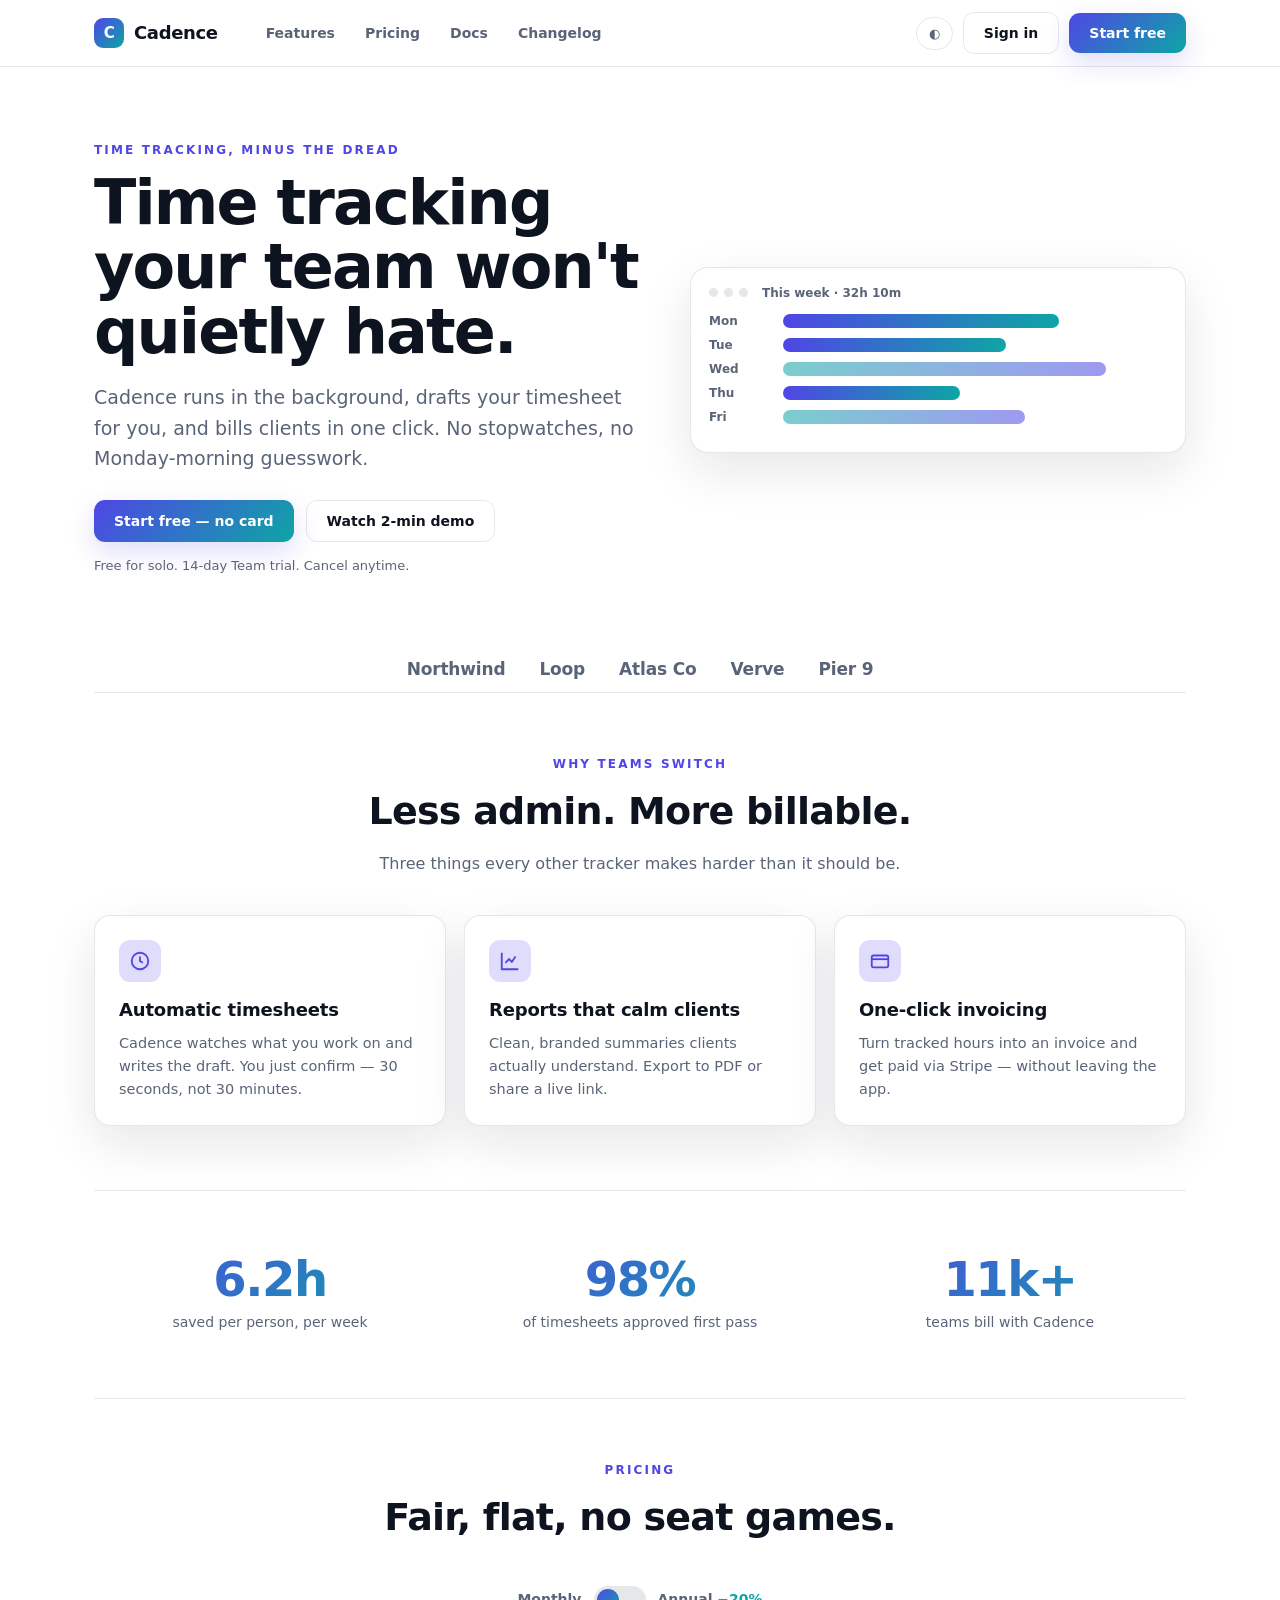
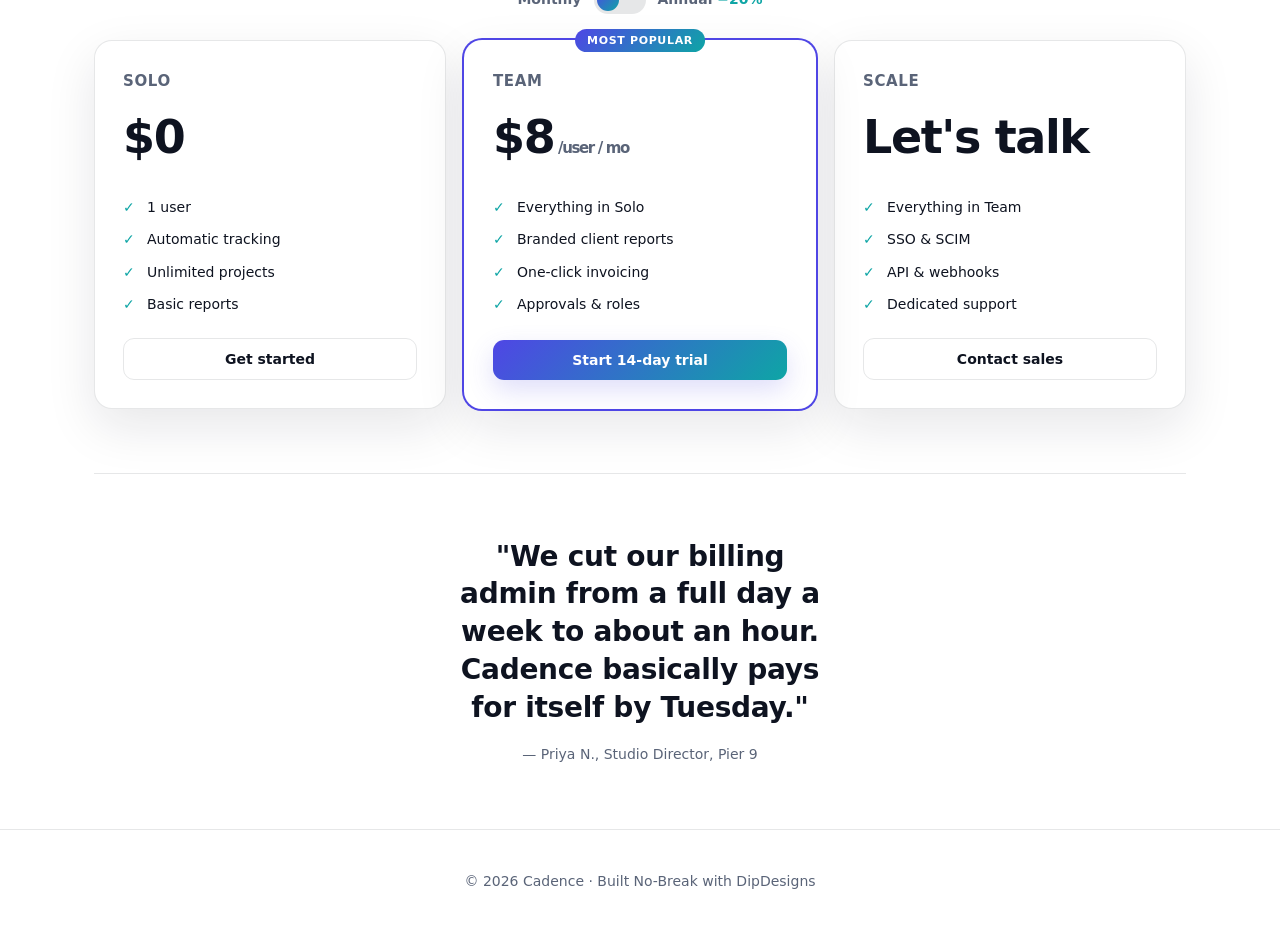
<file: worker/assets/templates/tpl-saas-landing.html>
<!DOCTYPE html>
<html lang="en" data-theme="light">
<!-- DipDesigns Template · SaaS Landing ("Cadence") · NO-BREAK single file. [EDIT] = swap brand/copy. -->
<head>
<meta charset="UTF-8"><meta name="viewport" content="width=device-width, initial-scale=1.0">
<title>Cadence — Calm time tracking for teams</title>
<style>
  :root{--bg:#ffffff;--bg2:#f6f7fb;--ink:#0e1320;--dim:#5a6478;--line:rgba(14,19,32,.10);
    --card:#ffffff;--brand:#4f46e5;--brand2:#0ea5a5;--ring:rgba(79,70,229,.18);--sh:0 18px 50px rgba(20,24,40,.10);}
  [data-theme="dark"]{--bg:#0a0d14;--bg2:#0e131d;--ink:#eef2f8;--dim:#9aa6ba;--line:rgba(150,170,200,.14);
    --card:#10151f;--brand:#8b85ff;--brand2:#3fe0d0;--ring:rgba(139,133,255,.22);--sh:0 18px 50px rgba(0,0,0,.5);}
  *{box-sizing:border-box;margin:0;padding:0;}
  html{scroll-behavior:smooth;}
  body{background:var(--bg);color:var(--ink);font-family:system-ui,-apple-system,"Segoe UI",Roboto,sans-serif;line-height:1.6;-webkit-font-smoothing:antialiased;}
  .wrap{max-width:1140px;margin:0 auto;padding:0 24px;}
  a{color:inherit;text-decoration:none;}
  .btn{display:inline-flex;align-items:center;gap:8px;font:700 14px system-ui;padding:12px 20px;border-radius:11px;border:1px solid var(--line);cursor:pointer;transition:transform .2s,box-shadow .2s;}
  .btn.primary{background:linear-gradient(135deg,var(--brand),var(--brand2));color:#fff;border:none;box-shadow:0 10px 26px var(--ring);}
  .btn:hover{transform:translateY(-2px);}
  .eyebrow{font:700 12px system-ui;letter-spacing:.18em;text-transform:uppercase;color:var(--brand);}
  /* nav */
  nav{position:sticky;top:0;z-index:40;backdrop-filter:blur(10px);background:color-mix(in srgb,var(--bg) 82%,transparent);border-bottom:1px solid var(--line);}
  @supports not (background:color-mix(in srgb,red,blue)){nav{background:var(--bg);}}
  .nav{display:flex;align-items:center;gap:22px;height:66px;}
  .logo{display:flex;align-items:center;gap:10px;font-weight:800;letter-spacing:-.02em;font-size:18px;}
  .logo .m{width:30px;height:30px;border-radius:9px;background:linear-gradient(135deg,var(--brand),var(--brand2));display:grid;place-items:center;color:#fff;font-size:15px;}
  .nav .links{display:flex;gap:6px;margin-left:14px;}
  .nav .links a{color:var(--dim);font-weight:600;font-size:14px;padding:8px 12px;border-radius:8px;}
  .nav .links a:hover{color:var(--ink);}
  .nav .right{margin-left:auto;display:flex;align-items:center;gap:10px;}
  .tg{border:1px solid var(--line);background:transparent;color:var(--dim);font-size:13px;padding:8px 12px;border-radius:999px;cursor:pointer;}
  @media(max-width:760px){.nav .links{display:none;}}
  /* hero */
  .hero{display:grid;grid-template-columns:1.05fr .95fr;gap:48px;align-items:center;padding:76px 0 56px;}
  .hero h1{font-size:clamp(38px,5.6vw,62px);line-height:1.04;font-weight:800;letter-spacing:-.03em;margin:14px 0 18px;}
  .hero p{font-size:clamp(16px,1.8vw,19px);color:var(--dim);max-width:46ch;margin-bottom:26px;}
  .cta{display:flex;gap:12px;flex-wrap:wrap;}
  .note{margin-top:14px;font-size:13px;color:var(--dim);}
  /* product mock (CSS only) */
  .mock{background:var(--card);border:1px solid var(--line);border-radius:18px;box-shadow:var(--sh);padding:18px;}
  .mock .top{display:flex;align-items:center;gap:6px;margin-bottom:14px;}
  .mock .top i{width:9px;height:9px;border-radius:50%;background:var(--line);}
  .mock .row{display:grid;grid-template-columns:64px 1fr;align-items:center;gap:10px;margin-bottom:10px;}
  .mock .row span{font:600 12px system-ui;color:var(--dim);}
  .mock .bar{height:14px;border-radius:7px;background:linear-gradient(90deg,var(--brand),var(--brand2));}
  .mock .bar.b2{background:linear-gradient(90deg,var(--brand2),var(--brand));opacity:.55;}
  @media(max-width:760px){.hero{grid-template-columns:1fr;padding-top:48px;}.mock{order:-1;}}
  /* logos */
  .logos{display:flex;gap:34px;flex-wrap:wrap;align-items:center;justify-content:center;padding:24px 0 8px;opacity:.7;}
  .logos span{font-weight:800;letter-spacing:-.01em;font-size:17px;color:var(--dim);}
  /* sections */
  section.band{padding:64px 0;border-top:1px solid var(--line);}
  .center{text-align:center;max-width:60ch;margin:0 auto 38px;}
  .center h2{font-size:clamp(26px,3.4vw,38px);font-weight:800;letter-spacing:-.02em;margin:10px 0 10px;}
  .center p{color:var(--dim);}
  .feat{display:grid;grid-template-columns:repeat(3,1fr);gap:18px;}
  @media(max-width:760px){.feat{grid-template-columns:1fr;}}
  .card{background:var(--card);border:1px solid var(--line);border-radius:16px;padding:24px;box-shadow:var(--sh);}
  .card .ic{width:42px;height:42px;border-radius:11px;display:grid;place-items:center;background:var(--ring);color:var(--brand);margin-bottom:14px;}
  .card .ic svg{width:22px;height:22px;}
  .card h3{font-size:18px;font-weight:700;margin-bottom:7px;letter-spacing:-.01em;}
  .card p{color:var(--dim);font-size:14.5px;}
  /* stats */
  .stats{display:grid;grid-template-columns:repeat(3,1fr);gap:18px;text-align:center;}
  @media(max-width:620px){.stats{grid-template-columns:1fr;}}
  .stat .n{font-size:clamp(34px,4.4vw,48px);font-weight:800;letter-spacing:-.03em;line-height:1;background:linear-gradient(135deg,var(--brand),var(--brand2));-webkit-background-clip:text;background-clip:text;color:transparent;}
  .stat .l{color:var(--dim);margin-top:8px;font-size:14px;}
  /* pricing */
  .toggle-row{display:flex;align-items:center;justify-content:center;gap:12px;margin-bottom:26px;font-weight:600;color:var(--dim);font-size:14px;}
  .switch{width:52px;height:28px;border-radius:999px;background:var(--line);position:relative;cursor:pointer;border:none;}
  .switch::after{content:"";position:absolute;top:3px;left:3px;width:22px;height:22px;border-radius:50%;background:linear-gradient(135deg,var(--brand),var(--brand2));transition:transform .25s;}
  .switch.on::after{transform:translateX(24px);}
  .tiers{display:grid;grid-template-columns:repeat(3,1fr);gap:18px;align-items:stretch;}
  @media(max-width:820px){.tiers{grid-template-columns:1fr;}}
  .tier{background:var(--card);border:1px solid var(--line);border-radius:18px;padding:28px;display:flex;flex-direction:column;box-shadow:var(--sh);}
  .tier.pop{border-color:transparent;box-shadow:0 0 0 2px var(--brand),var(--sh);position:relative;}
  .tier .pill{position:absolute;top:-12px;left:50%;transform:translateX(-50%);background:linear-gradient(135deg,var(--brand),var(--brand2));color:#fff;font:700 11px system-ui;letter-spacing:.06em;padding:5px 12px;border-radius:999px;}
  .tier h3{font-size:15px;letter-spacing:.04em;text-transform:uppercase;color:var(--dim);}
  .tier .price{font-size:clamp(34px,4vw,46px);font-weight:800;letter-spacing:-.03em;margin:8px 0;}
  .tier .price small{font-size:15px;color:var(--dim);font-weight:600;}
  .tier ul{list-style:none;margin:14px 0 22px;display:flex;flex-direction:column;gap:10px;}
  .tier li{font-size:14px;padding-left:24px;position:relative;color:var(--ink);}
  .tier li::before{content:"✓";position:absolute;left:0;color:var(--brand2);font-weight:800;}
  .tier .btn{justify-content:center;margin-top:auto;}
  /* quote + footer */
  .quote{text-align:center;max-width:38ch;margin:0 auto;}
  .quote blockquote{font-size:clamp(20px,2.6vw,28px);font-weight:600;letter-spacing:-.01em;line-height:1.35;}
  .quote cite{display:block;margin-top:16px;color:var(--dim);font-style:normal;font-size:14px;}
  footer{border-top:1px solid var(--line);padding:40px 0;color:var(--dim);font-size:14px;text-align:center;}
  .reveal{opacity:0;transform:translateY(18px);transition:.7s;}.reveal.in{opacity:1;transform:none;}
  @media(prefers-reduced-motion:reduce){.reveal{opacity:1;transform:none;transition:none;}}
  /* Apply-palette adapter — a dropped palette themes the real page via DDP.applyToIframe */
  html[data-dd-applied]{--bg:var(--c-bg);--bg2:var(--c-surface);--ink:var(--c-text);--dim:var(--c-text-dim);--line:var(--c-line);--card:var(--c-surface);--brand:var(--c-accent);--brand2:var(--c-accent-2);}
</style>
</head>
<body>
<nav><div class="wrap nav">
  <div class="logo"><span class="m">C</span>Cadence</div>
  <div class="links"><a href="#features">Features</a><a href="#pricing">Pricing</a><a href="#">Docs</a><a href="#">Changelog</a></div>
  <div class="right"><button class="tg" id="tg">◐</button><a href="#" class="btn">Sign in</a><a href="#" class="btn primary">Start free</a></div>
</div></nav>

<div class="wrap">
  <section class="hero">
    <div class="reveal in">
      <div class="eyebrow">Time tracking, minus the dread</div>
      <h1>Time tracking your team won't quietly hate.</h1>
      <p>Cadence runs in the background, drafts your timesheet for you, and bills clients in one click. No stopwatches, no Monday-morning guesswork.</p>
      <div class="cta"><a href="#" class="btn primary">Start free — no card</a><a href="#" class="btn">Watch 2-min demo</a></div>
      <div class="note">Free for solo. 14-day Team trial. Cancel anytime.</div>
    </div>
    <div class="mock reveal in" aria-hidden="true">
      <div class="top"><i></i><i></i><i></i><span style="margin-left:8px;font:600 12px system-ui;color:var(--dim)">This week · 32h 10m</span></div>
      <div class="row"><span>Mon</span><div class="bar" style="width:72%"></div></div>
      <div class="row"><span>Tue</span><div class="bar" style="width:58%"></div></div>
      <div class="row"><span>Wed</span><div class="bar b2" style="width:84%"></div></div>
      <div class="row"><span>Thu</span><div class="bar" style="width:46%"></div></div>
      <div class="row"><span>Fri</span><div class="bar b2" style="width:63%"></div></div>
    </div>
  </section>

  <div class="logos reveal"><span>Northwind</span><span>Loop</span><span>Atlas&nbsp;Co</span><span>Verve</span><span>Pier&nbsp;9</span></div>

  <section class="band" id="features">
    <div class="center reveal"><div class="eyebrow">Why teams switch</div><h2>Less admin. More billable.</h2><p>Three things every other tracker makes harder than it should be.</p></div>
    <div class="feat">
      <div class="card reveal"><div class="ic"><svg viewBox="0 0 24 24" fill="none" stroke="currentColor" stroke-width="2"><circle cx="12" cy="12" r="9"/><path d="M12 7v5l3 2"/></svg></div><h3>Automatic timesheets</h3><p>Cadence watches what you work on and writes the draft. You just confirm — 30 seconds, not 30 minutes.</p></div>
      <div class="card reveal"><div class="ic"><svg viewBox="0 0 24 24" fill="none" stroke="currentColor" stroke-width="2"><path d="M3 3v18h18"/><path d="M7 14l4-4 3 3 4-6"/></svg></div><h3>Reports that calm clients</h3><p>Clean, branded summaries clients actually understand. Export to PDF or share a live link.</p></div>
      <div class="card reveal"><div class="ic"><svg viewBox="0 0 24 24" fill="none" stroke="currentColor" stroke-width="2"><rect x="3" y="6" width="18" height="13" rx="2"/><path d="M3 10h18"/></svg></div><h3>One-click invoicing</h3><p>Turn tracked hours into an invoice and get paid via Stripe — without leaving the app.</p></div>
    </div>
  </section>

  <section class="band">
    <div class="stats">
      <div class="stat reveal"><div class="n">6.2h</div><div class="l">saved per person, per week</div></div>
      <div class="stat reveal"><div class="n">98%</div><div class="l">of timesheets approved first pass</div></div>
      <div class="stat reveal"><div class="n">11k+</div><div class="l">teams bill with Cadence</div></div>
    </div>
  </section>

  <section class="band" id="pricing">
    <div class="center reveal"><div class="eyebrow">Pricing</div><h2>Fair, flat, no seat games.</h2></div>
    <div class="toggle-row reveal"><span>Monthly</span><button class="switch" id="billSwitch" aria-label="Toggle billing"></button><span>Annual <b style="color:var(--brand2)">−20%</b></span></div>
    <div class="tiers">
      <div class="tier reveal"><h3>Solo</h3><div class="price">$0</div><ul><li>1 user</li><li>Automatic tracking</li><li>Unlimited projects</li><li>Basic reports</li></ul><a href="#" class="btn">Get started</a></div>
      <div class="tier pop reveal"><span class="pill">MOST POPULAR</span><h3>Team</h3><div class="price" data-m="$8" data-a="$6">$8<small> /user / mo</small></div><ul><li>Everything in Solo</li><li>Branded client reports</li><li>One-click invoicing</li><li>Approvals & roles</li></ul><a href="#" class="btn primary">Start 14-day trial</a></div>
      <div class="tier reveal"><h3>Scale</h3><div class="price">Let's talk</div><ul><li>Everything in Team</li><li>SSO & SCIM</li><li>API & webhooks</li><li>Dedicated support</li></ul><a href="#" class="btn">Contact sales</a></div>
    </div>
  </section>

  <section class="band">
    <div class="quote reveal"><blockquote>"We cut our billing admin from a full day a week to about an hour. Cadence basically pays for itself by Tuesday."</blockquote><cite>— Priya N., Studio Director, Pier 9 <!-- [EDIT] --></cite></div>
  </section>
</div>
<footer><div class="wrap">© <span id="yr"></span> Cadence <!-- [EDIT] --> · Built No-Break with DipDesigns</div></footer>

<script>
  var root=document.documentElement;
  try{var s=localStorage.getItem('cad_theme');if(s)root.setAttribute('data-theme',s);}catch(e){}
  document.getElementById('tg').onclick=function(){var n=root.getAttribute('data-theme')==='dark'?'light':'dark';root.setAttribute('data-theme',n);try{localStorage.setItem('cad_theme',n);}catch(e){}};
  document.getElementById('yr').textContent=new Date().getFullYear();
  var sw=document.getElementById('billSwitch');
  sw.onclick=function(){sw.classList.toggle('on');var on=sw.classList.contains('on');
    document.querySelectorAll('.price[data-m]').forEach(function(p){p.firstChild.textContent=on?p.dataset.a:p.dataset.m;});};
  var io=new IntersectionObserver(function(es){es.forEach(function(e){if(e.isIntersecting){e.target.classList.add('in');io.unobserve(e.target);}});},{threshold:.12});
  document.querySelectorAll('.reveal:not(.in)').forEach(function(el){io.observe(el);});
</script>
</body>
</html>
</file>
<file: worker/assets/tokens.css>
/* ============================================================================
   GLAZIER KIT · tokens.css   (v2 — hardened)
   Single source of truth. Pure CSS custom properties. No build, no dependency.
   v2 changes: added pre-alpha'd glass tokens so glazier.css needs NO color-mix().
   ============================================================================ */

:root {
  /* ---- Canvas (near-black → black) ---- */
  --bg-void:        #04060a;
  --bg-base:        #070b12;
  --bg-raise:       #0b111b;

  /* ---- Glazier blue (the glass) ---- */
  --glazier-1:      #16273d;
  --glazier-2:      #0d1726;
  --glazier-edge:   #2f5f86;
  --glazier-deep:   #0a2036;
  /* pre-alpha'd glass fills — replace color-mix() for full browser support */
  --glazier-glass-1: rgba(22, 39, 61, 0.78);   /* = #16273d @ 78% */
  --glazier-glass-2: rgba(13, 23, 38, 0.72);   /* = #0d1726 @ 72% */

  /* ---- Brushed metal (the silver) ---- */
  --metal-hi:       #eef2f6;
  --metal-1:        #d4dbe3;
  --metal-2:        #b9c2cc;
  --metal-3:        #9aa4b1;
  --metal-4:        #7e8a98;
  --metal-lo:       #6c7886;

  /* ---- Electric teal (accent / selection / glow) ---- */
  --teal:           #3fe0d0;
  --teal-bright:    #6bf0e3;
  --teal-ink:       #0a8f81;   /* deepened teal — legible on silver */
  --teal-soft:      rgba(63, 224, 208, 0.45);
  --teal-faint:     rgba(63, 224, 208, 0.14);

  /* ---- Warm accent (sparing counterpoint: red-ish → amber) ---- */
  --ember:          #ff6a3d;   /* red-ish */
  --amber:          #f6a93b;   /* amber */
  --warm-grad:      linear-gradient(135deg, #ff7a4d, #f6a93b);
  --ember-soft:     rgba(255, 106, 61, 0.40);
  --amber-soft:     rgba(246, 169, 59, 0.38);
  --amber-faint:    rgba(246, 169, 59, 0.12);

  /* ---- Text ---- */
  --ink-on-dark:    #e6edf5;
  --ink-on-dark-dim:#9fb0c3;
  --ink-on-metal:   #0a0e14;
  --ink-on-metal-dim:#262d37;   /* darker slate — high contrast on silver (no low-opacity grey) */

  /* ---- Hairlines & dividers ---- */
  --line-dark:      rgba(120, 170, 210, 0.16);
  --line-metal:     rgba(255, 255, 255, 0.5);

  /* ---- Blur ---- */
  --blur-glass:     blur(18px) saturate(140%);

  /* ---- Shadows (depth) ---- */
  --shadow-card:    0 24px 60px rgba(0, 0, 0, 0.55);
  --shadow-raise:   0 10px 30px rgba(0, 0, 0, 0.45);
  --inset-glass:    inset 0 1px 0 rgba(255, 255, 255, 0.08);
  --inset-metal:    inset 0 1px 0 rgba(255, 255, 255, 0.85),
                    inset 0 -1px 2px rgba(0, 0, 0, 0.28);

  /* ---- Radii ---- */
  --r-sm: 8px;  --r-md: 14px;  --r-lg: 20px;  --r-pill: 999px;

  /* ---- Spacing scale ---- */
  --sp-1: 4px; --sp-2: 8px; --sp-3: 12px; --sp-4: 16px;
  --sp-5: 24px; --sp-6: 32px; --sp-7: 48px; --sp-8: 64px;

  /* ---- Type ---- */
  --font-ui:   'Outfit', system-ui, -apple-system, sans-serif;
  --font-mono: 'Space Mono', ui-monospace, 'SF Mono', monospace;

  /* ---- Motion ---- */
  --ease: cubic-bezier(0.22, 0.61, 0.36, 1);
  --t-fast: 0.15s;  --t-base: 0.3s;
}
</file>
<file: worker/assets/glazier.css>
/* ============================================================================
   GLAZIER KIT · glazier.css   (v2 — hardened)
   Hard aesthetics crafted ONCE as classes. Depends only on tokens.css.
   v2 changes:
     • EVERY class is namespaced `glz-` → cannot collide with the existing
       copper/patina stylesheet (resolves the .btn / pseudo-element concerns).
     • color-mix() removed → uses pre-alpha'd --glazier-glass-* tokens.
     • .glz-btn defaults to width:auto; use .glz-btn-block for full-width.
   Apply these classes to NEW markup only — never bolt onto already-themed
   elements (keeps ::before/::after exclusively ours).
   ============================================================================ */

*, *::before, *::after { box-sizing: border-box; }

.glz-body {
  margin: 0;
  font-family: var(--font-ui);
  color: var(--ink-on-dark);
  background: var(--bg-void);
  -webkit-font-smoothing: antialiased;
  text-rendering: optimizeLegibility;
}

/* ---- CANVAS ---- */
.glz-canvas {
  position: relative;
  min-height: 100vh;
  background:
    radial-gradient(1100px 600px at 50% -10%, rgba(63, 224, 208, 0.10), transparent 60%),
    radial-gradient(900px 700px at 85% 110%, rgba(36, 75, 110, 0.30), transparent 60%),
    linear-gradient(180deg, var(--bg-base), var(--bg-void));
  overflow: hidden;
}
.glz-canvas::before {
  content: "";
  position: absolute; inset: 0;
  background-image:
    linear-gradient(rgba(120, 170, 210, 0.05) 1px, transparent 1px),
    linear-gradient(90deg, rgba(120, 170, 210, 0.05) 1px, transparent 1px);
  background-size: 44px 44px;
  -webkit-mask-image: radial-gradient(circle at 50% 40%, #000 30%, transparent 78%);
  mask-image: radial-gradient(circle at 50% 40%, #000 30%, transparent 78%);
  pointer-events: none;
}

/* ---- SURFACE: GLASS (no color-mix) ---- */
.glz-surface-glass {
  position: relative;
  background: linear-gradient(160deg, var(--glazier-glass-1), var(--glazier-glass-2));
  -webkit-backdrop-filter: var(--blur-glass);
  backdrop-filter: var(--blur-glass);
  border: 1px solid var(--line-dark);
  border-radius: var(--r-lg);
  box-shadow: var(--inset-glass), var(--shadow-card);
}
.glz-surface-glass::after {
  content: "";
  position: absolute; inset: 0; border-radius: inherit; pointer-events: none;
  background: linear-gradient(180deg, rgba(140, 200, 230, 0.10), transparent 22%);
}

/* ---- SURFACE: METAL (brushed silver) ---- */
.glz-surface-metal {
  position: relative;
  color: var(--ink-on-metal);
  background:
    linear-gradient(176deg, rgba(255,255,255,0.65) 0%, rgba(255,255,255,0) 12%),
    repeating-linear-gradient(90deg, rgba(255,255,255,0.05) 0 1px, rgba(0,0,0,0.04) 1px 3px),
    linear-gradient(145deg, var(--metal-hi) 0%, var(--metal-1) 16%, var(--metal-3) 40%,
      var(--metal-2) 58%, var(--metal-4) 80%, var(--metal-1) 100%);
  border: 1px solid var(--line-metal);
  border-radius: var(--r-lg);
  box-shadow: var(--inset-metal), var(--shadow-raise);
}
.glz-surface-metal::before {
  content: "";
  position: absolute; inset: 0; border-radius: inherit; pointer-events: none;
  opacity: 0.10; mix-blend-mode: overlay;
  background-image: url("data:image/svg+xml,%3Csvg xmlns='http://www.w3.org/2000/svg' width='160' height='160'%3E%3Cfilter id='n'%3E%3CfeTurbulence type='fractalNoise' baseFrequency='0.9' numOctaves='2' stitchTiles='stitch'/%3E%3C/filter%3E%3Crect width='100%25' height='100%25' filter='url(%23n)'/%3E%3C/svg%3E");
}

/* ---- ACCENT: TEAL ---- */
.glz-glow-teal {
  box-shadow: 0 0 0 1px var(--teal-soft), 0 0 18px rgba(63, 224, 208, 0.30), var(--shadow-raise);
}
.glz-text-teal { color: var(--teal); }
.glz-text-amber { color: var(--amber); }
.glz-glow-amber { box-shadow: 0 0 0 1px var(--amber-soft), 0 0 18px rgba(246,169,59,0.26), var(--shadow-raise); }

/* Brushed-metal button (black text — the readability rule) */
.glz-btn-metal {
  color: var(--ink-on-metal); border: 1px solid var(--line-metal); font-weight: 700;
  background:
    linear-gradient(176deg, rgba(255,255,255,0.60) 0%, rgba(255,255,255,0) 12%),
    linear-gradient(145deg, var(--metal-hi), var(--metal-2) 45%, var(--metal-4) 80%, var(--metal-1));
  box-shadow: var(--inset-metal);
}
.glz-btn-metal:hover { filter: brightness(1.05); transform: translateY(-1px); background:
    linear-gradient(176deg, rgba(255,255,255,0.7) 0%, rgba(255,255,255,0) 12%),
    linear-gradient(145deg, var(--metal-hi), var(--metal-1) 45%, var(--metal-3) 80%, var(--metal-hi)); }

/* ---- TEXT-READABLE (black on metal, deep-teal on hover/active) ---- */
.glz-text-readable { color: var(--ink-on-metal); }
.glz-text-readable.glz-dim { color: var(--ink-on-metal-dim); }

.glz-queue-item {
  position: relative;
  display: flex; align-items: center; gap: var(--sp-3);
  padding: var(--sp-3) var(--sp-4);
  color: var(--ink-on-metal);
  font-family: var(--font-mono); font-size: 13px;
  border-radius: var(--r-sm); cursor: pointer;
  transition: color var(--t-fast) var(--ease), background var(--t-fast) var(--ease);
}
.glz-queue-item::before {
  content: ""; position: absolute; left: 0; top: 50%; transform: translateY(-50%) scaleY(0);
  width: 3px; height: 64%; border-radius: 2px; background: var(--teal);
  box-shadow: 0 0 10px var(--teal-soft); transition: transform var(--t-fast) var(--ease);
}
.glz-queue-item:hover { color: var(--teal-ink); background: rgba(255, 255, 255, 0.28); }
.glz-queue-item.glz-active { color: var(--teal-ink); background: rgba(63, 224, 208, 0.16); font-weight: 700; }
.glz-queue-item.glz-active::before { transform: translateY(-50%) scaleY(1); }

/* ---- ELECTRIC LINES (the webhook-bridge motif) ---- */
.glz-electric-line { position: absolute; inset: 0; width: 100%; height: 100%; pointer-events: none; overflow: visible; }
.glz-electric-line path {
  fill: none; stroke: var(--teal); stroke-width: 1.4; stroke-dasharray: 5 9;
  filter: drop-shadow(0 0 4px var(--teal-soft)); animation: glz-flow 2.6s linear infinite; opacity: 0.85;
}
.glz-electric-line path.glz-slow { animation-duration: 4.2s; opacity: 0.5; }
@keyframes glz-flow { to { stroke-dashoffset: -56; } }
@media (prefers-reduced-motion: reduce) { .glz-electric-line path { animation: none; } }

.glz-node-dot {
  width: 9px; height: 9px; border-radius: 50%; background: var(--teal);
  box-shadow: 0 0 0 4px var(--teal-faint), 0 0 14px var(--teal-soft);
}

/* ---- CONTROLS ---- */
.glz-btn {
  display: inline-flex; align-items: center; justify-content: center; gap: var(--sp-3);
  width: auto;
  padding: 13px 18px;
  font-family: var(--font-ui); font-size: 14px; font-weight: 600;
  border-radius: var(--r-md); cursor: pointer;
  border: 1px solid var(--line-dark); color: var(--ink-on-dark);
  background: rgba(255, 255, 255, 0.04); transition: all var(--t-base) var(--ease);
}
.glz-btn:hover { border-color: var(--teal-soft); background: rgba(63, 224, 208, 0.08); transform: translateY(-1px); }
.glz-btn svg { width: 18px; height: 18px; }
.glz-btn-block { width: 100%; }
.glz-btn-primary {
  border: none; color: #04201d; font-weight: 700;
  background: linear-gradient(135deg, var(--teal-bright), var(--teal));
  box-shadow: 0 0 22px rgba(63, 224, 208, 0.35);
}
.glz-btn-primary:hover { filter: brightness(1.06); transform: translateY(-1px); }

.glz-field {
  width: 100%; padding: 13px 16px;
  font-family: var(--font-mono); font-size: 13px; color: var(--ink-on-dark);
  background: rgba(4, 8, 14, 0.55); border: 1px solid var(--line-dark);
  border-radius: var(--r-md); transition: all var(--t-base) var(--ease);
}
.glz-field::placeholder { color: var(--ink-on-dark-dim); }
.glz-field:focus { outline: none; border-color: var(--teal); box-shadow: 0 0 0 3px var(--teal-faint); }

.glz-divider { display: flex; align-items: center; gap: var(--sp-4); color: var(--ink-on-dark-dim);
  font-family: var(--font-mono); font-size: 11px; letter-spacing: 1px; }
.glz-divider::before, .glz-divider::after { content: ""; flex: 1; height: 1px; background: var(--line-dark); }
.glz-label-mono { font-family: var(--font-mono); font-size: 11px; letter-spacing: 2px;
  text-transform: uppercase; color: var(--ink-on-dark-dim); }
</file>
